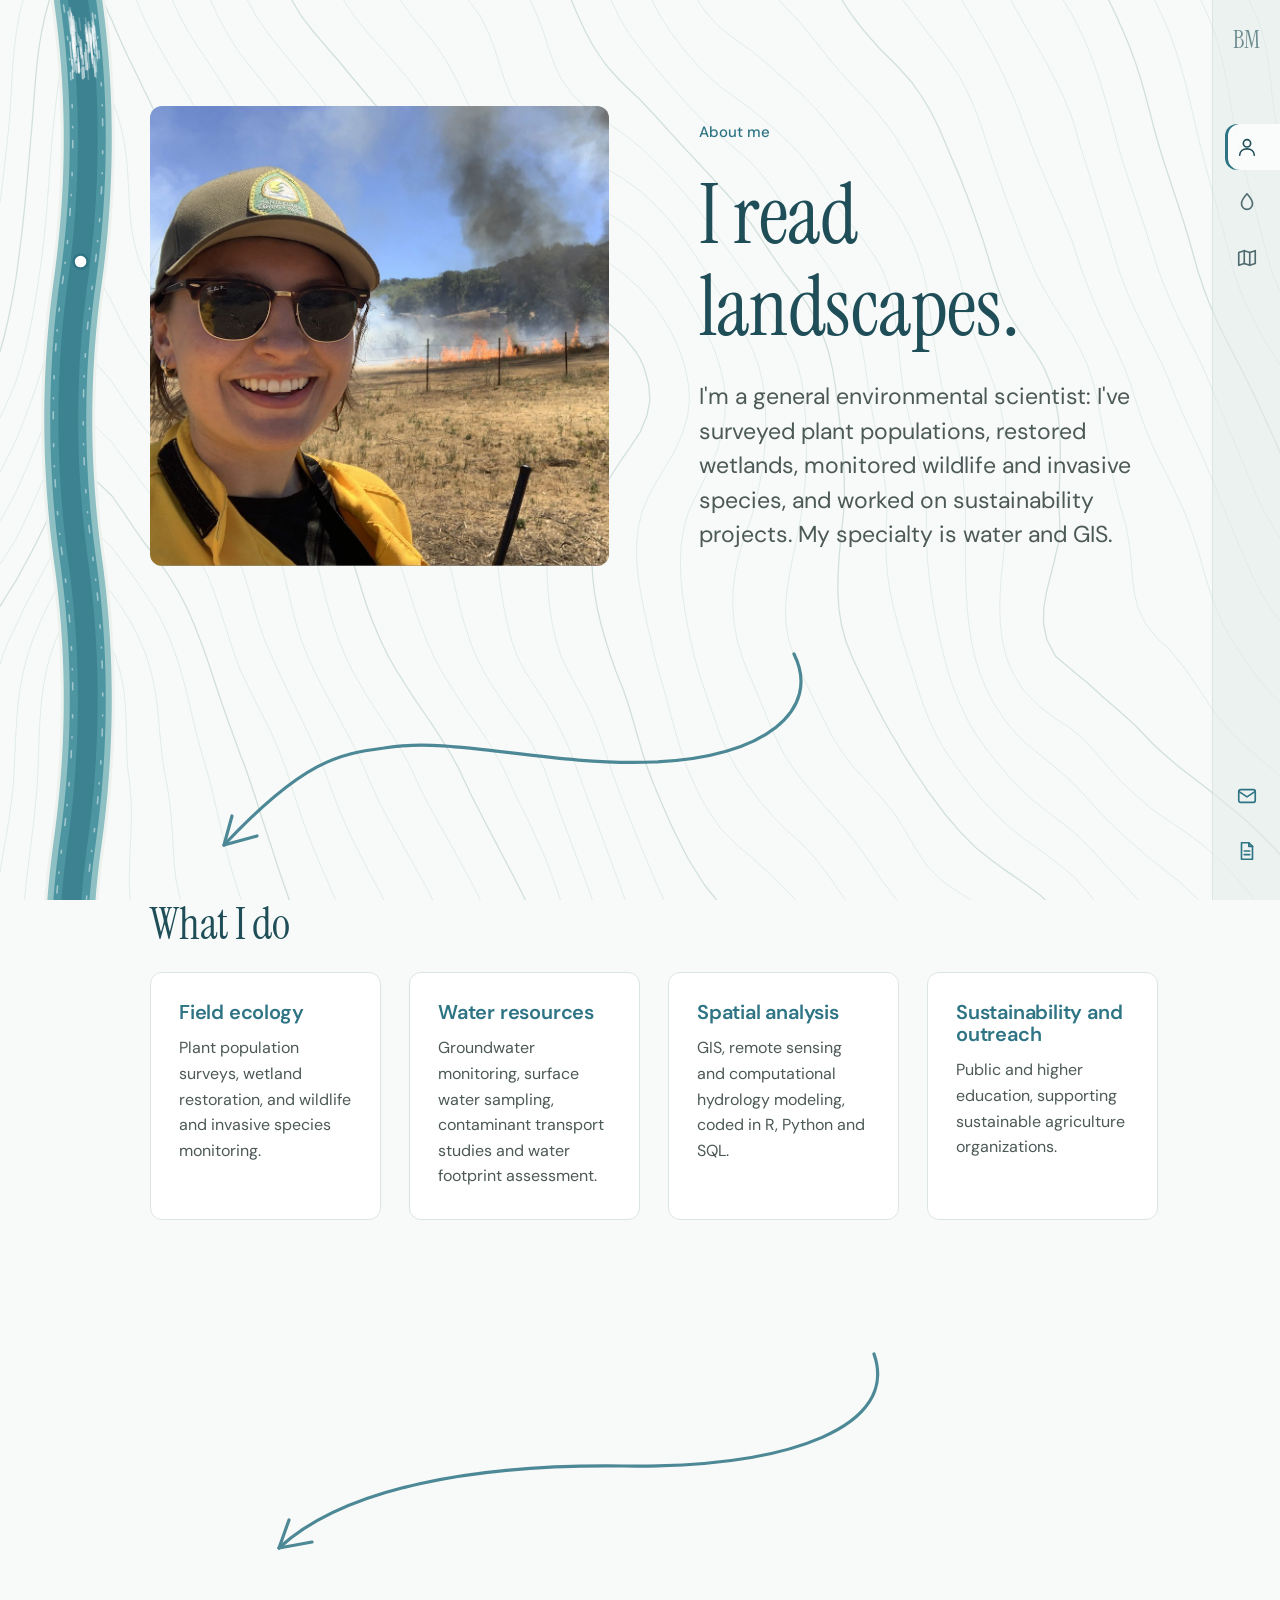
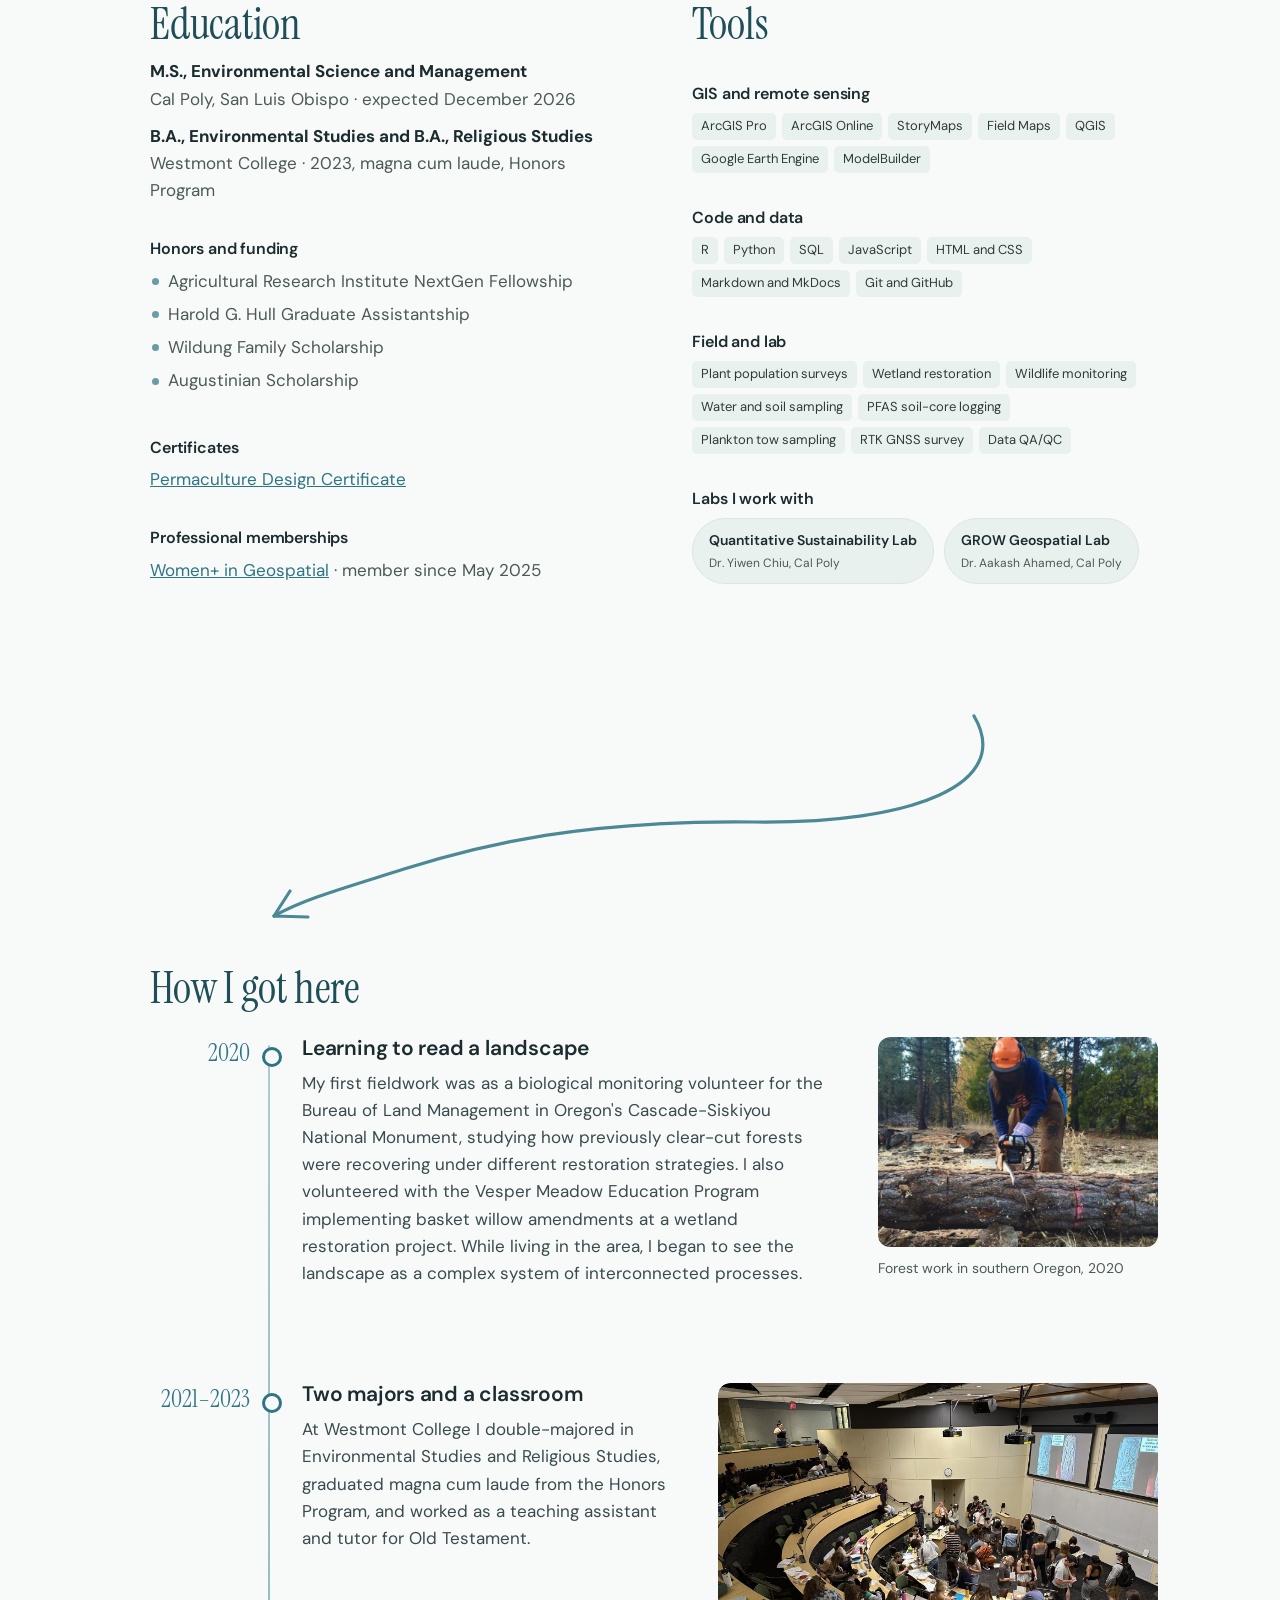
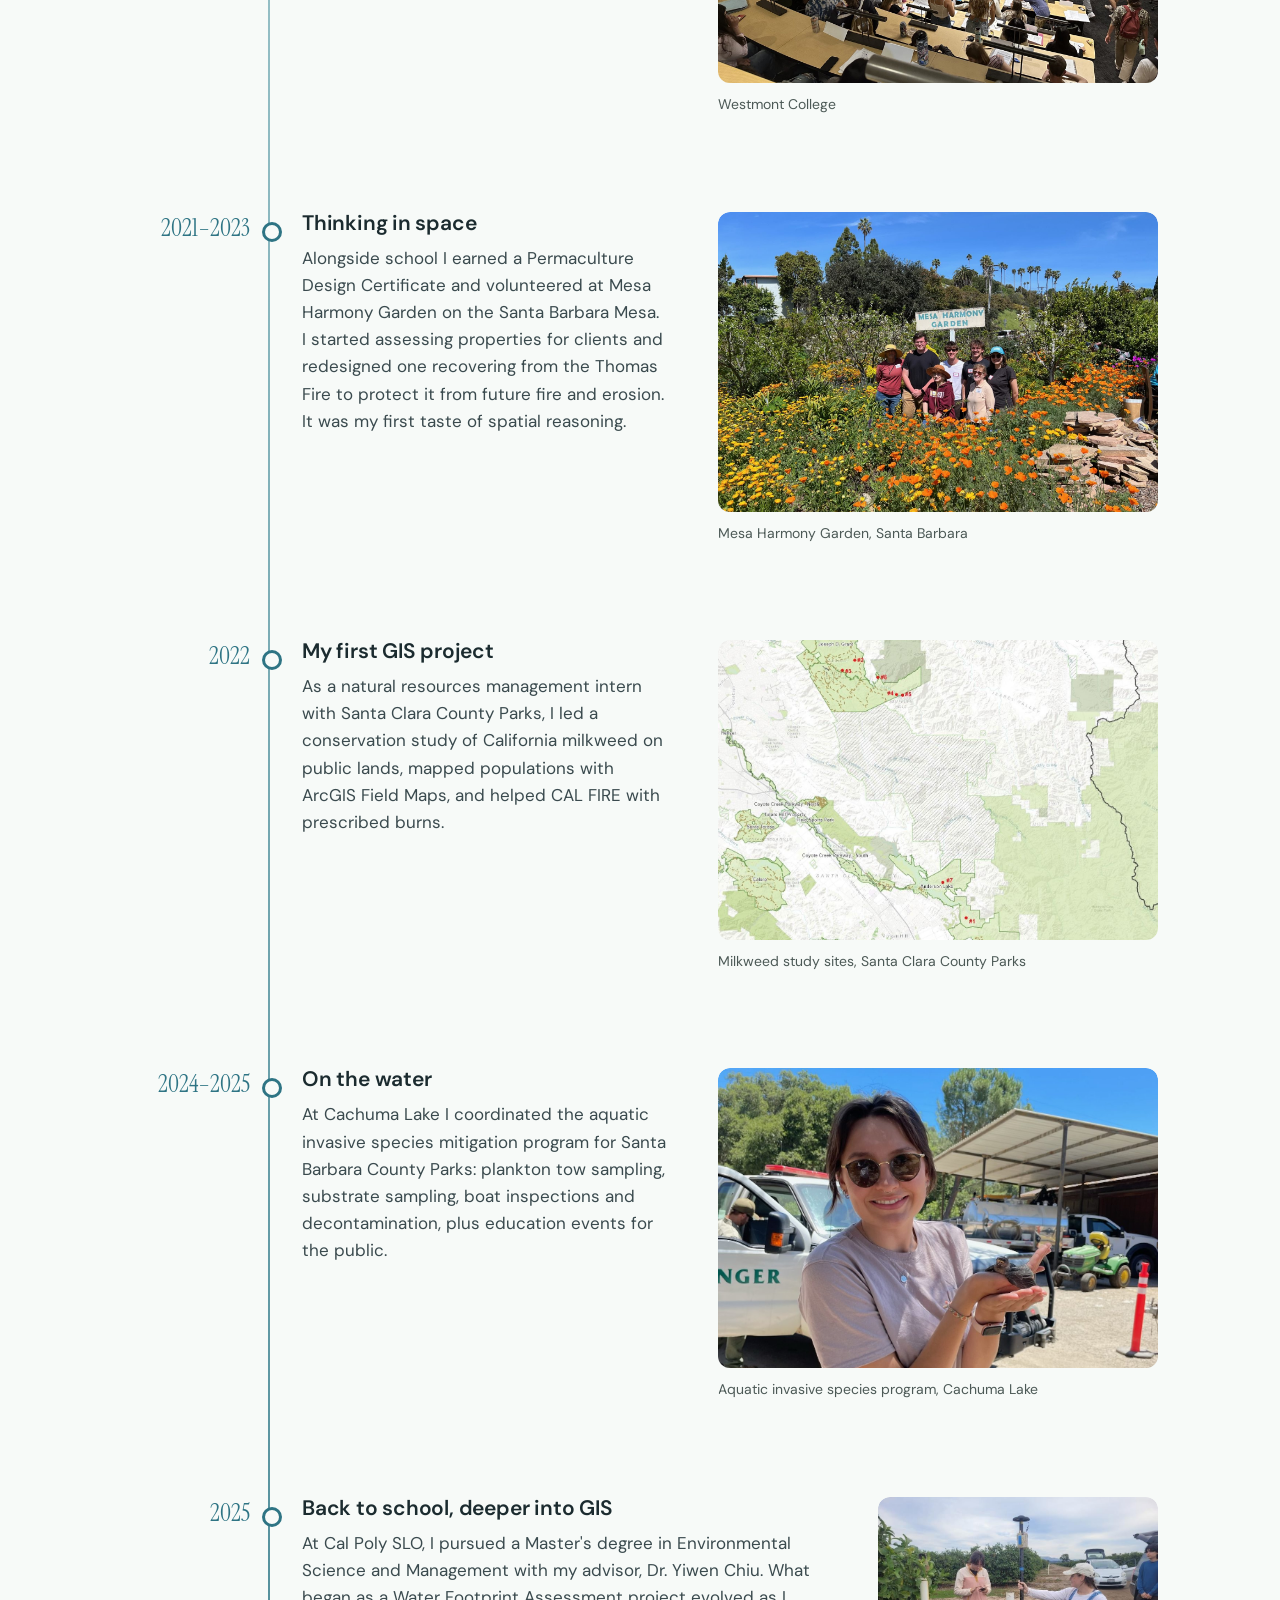
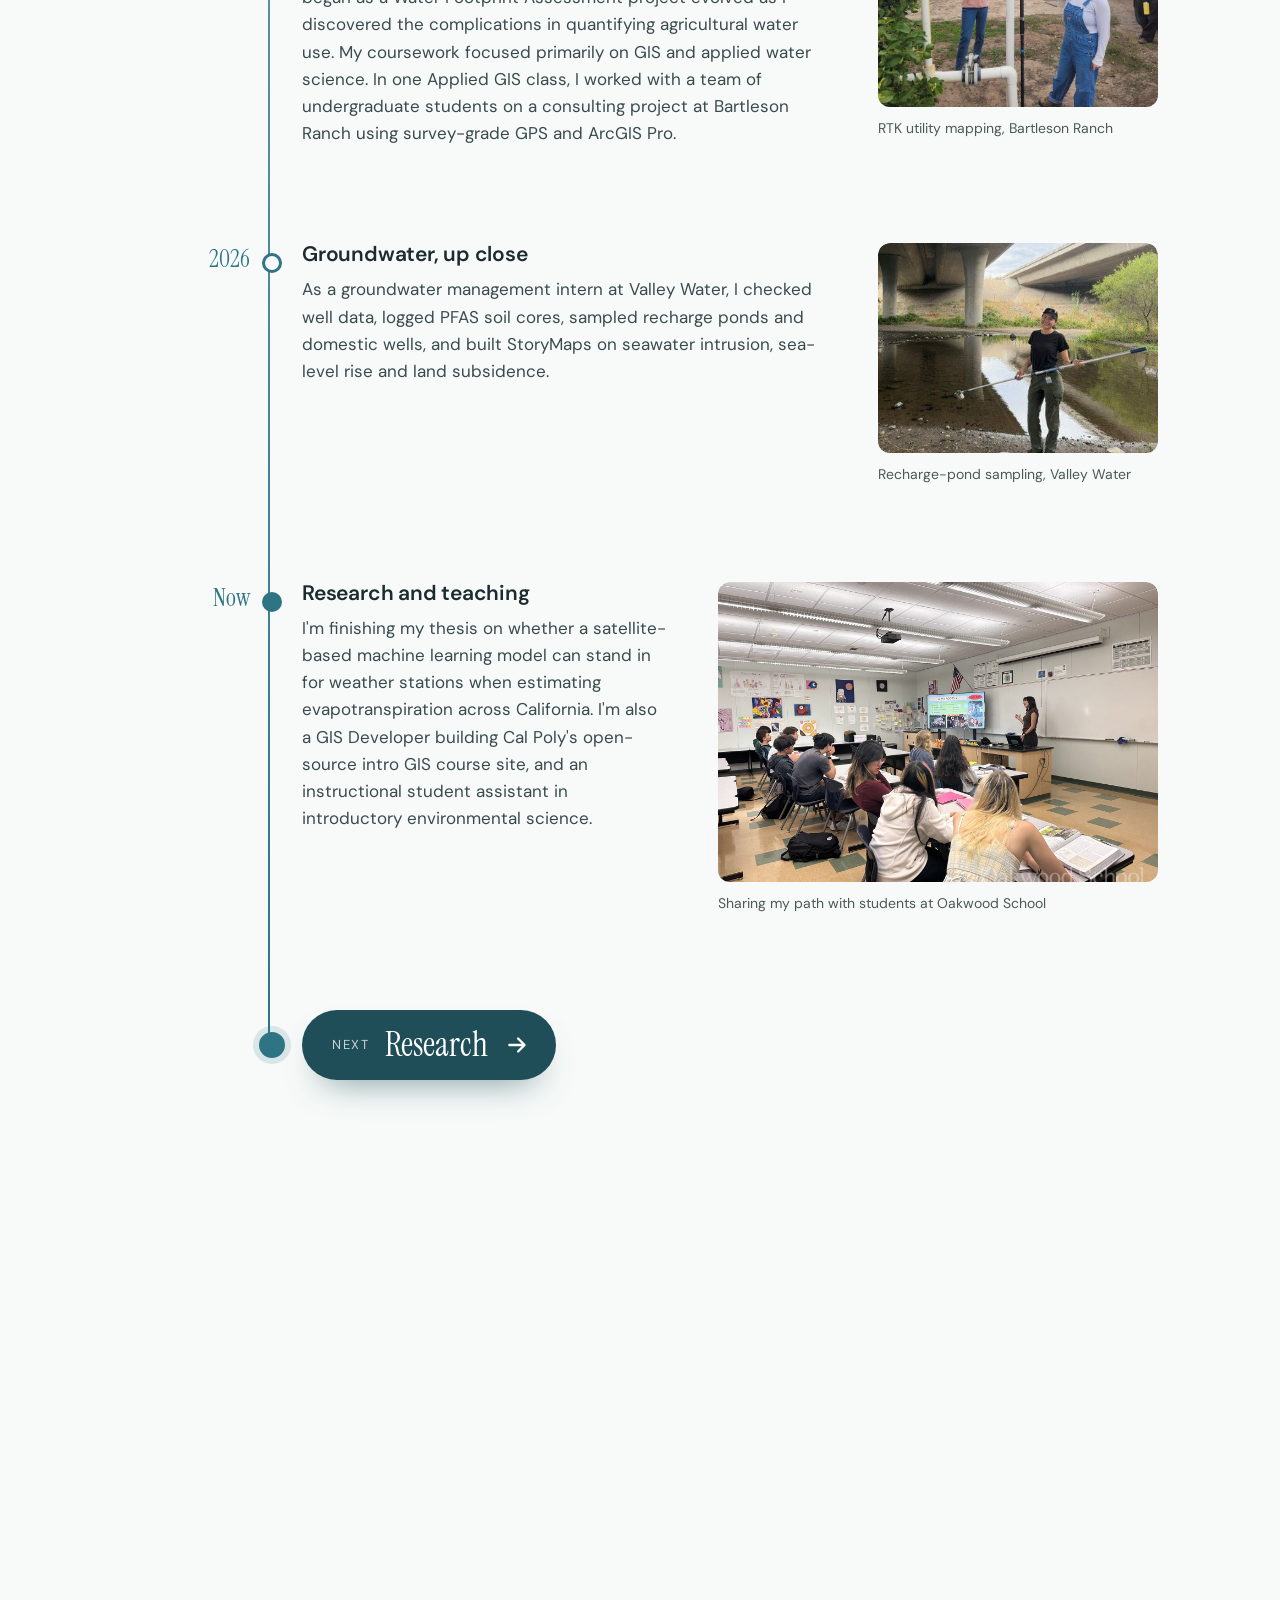
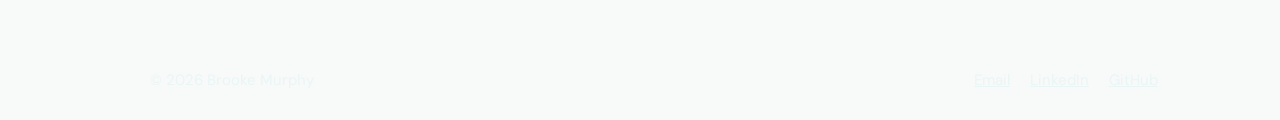
<file: about.html>
<!doctype html>
<html lang="en">
<head>
  <script>(function(){var o=["index.html","about.html","research.html","portfolio.html"],h=location.pathname.split("/").pop()||"index.html";addEventListener("pagereveal",function(e){try{var f=sessionStorage.getItem("lastPage");sessionStorage.setItem("lastPage",h);if(!e.viewTransition)return;if(matchMedia("(prefers-reduced-motion: reduce)").matches){e.viewTransition.skipTransition();return}document.documentElement.setAttribute("data-swipe",o.indexOf(h)<o.indexOf(f)?"back":"fwd");e.viewTransition.finished.finally(function(){document.documentElement.removeAttribute("data-swipe")})}catch(x){}})})()</script>
  <meta charset="utf-8">
  <meta name="viewport" content="width=device-width, initial-scale=1">
  <title>About | Brooke Murphy</title>
  <meta name="description" content="Background, skills and education of Brooke Murphy, environmental scientist.">
  <link rel="preconnect" href="https://fonts.googleapis.com">
  <link rel="preconnect" href="https://fonts.gstatic.com" crossorigin>
  <link rel="stylesheet" href="https://fonts.googleapis.com/css2?family=Instrument+Serif:ital@0;1&family=DM+Sans:wght@400;500;600&display=swap">
  <link rel="stylesheet" href="css/style.css?v=41">
</head>
<body>
  <a class="skip" href="#main">Skip to content</a>
  <header class="site-header">
    <div class="wrap">
      <a class="brand" href="index.html" aria-label="Brooke Murphy, home"><span class="brand-mini" aria-hidden="true">BM</span><span class="brand-full">Brooke Murphy</span></a>
      <nav class="nav" aria-label="Main">
        <a href="about.html" aria-current="page"><span class="nav-ic"><svg viewBox="0 0 24 24" aria-hidden="true"><circle cx="12" cy="8" r="4"/><path d="M4 21c0-4.4 3.6-7 8-7s8 2.6 8 7"/></svg></span><span class="nav-label">About me</span></a>
        <a href="research.html"><span class="nav-ic"><svg viewBox="0 0 24 24" aria-hidden="true"><path d="M12 3s6 6.6 6 11a6 6 0 0 1-12 0c0-4.4 6-11 6-11z"/></svg></span><span class="nav-label">Research</span></a>
        <a href="portfolio.html"><span class="nav-ic"><svg viewBox="0 0 24 24" aria-hidden="true"><path d="M3 6l6-2 6 2 6-2v14l-6 2-6-2-6 2z"/><path d="M9 4v14M15 6v14"/></svg></span><span class="nav-label">GIS portfolio</span></a>
        <a class="nav-contact" href="index.html#contact"><span class="nav-ic"><svg viewBox="0 0 24 24" aria-hidden="true"><rect x="3" y="5" width="18" height="14" rx="2"/><path d="M3 7l9 6 9-6"/></svg></span><span class="nav-label">Contact</span></a>
        <a class="nav-cv" href="files/Brooke_Murphy_CV.pdf"><span class="nav-ic"><svg viewBox="0 0 24 24" aria-hidden="true"><path d="M6 3h8l4 4v14H6z"/><path d="M14 3v4h4M9 12h6M9 16h6"/></svg></span><span class="nav-label">Download CV</span></a>
      </nav>
    </div>
  </header>

  <main id="main" class="wrap">
    <section class="about-intro">
      <div class="photo"><img src="images/scc-burn.jpg" alt="Brooke smiling in wildland fire gear at a prescribed burn in Santa Clara County Parks"></div>
      <div class="bio">
        <span class="eyebrow">About me</span>
        <h1>I read landscapes.</h1>
        <p class="lede">I'm a general environmental scientist: I've surveyed plant populations, restored wetlands, monitored wildlife and invasive species, and worked on sustainability projects. My specialty is water and GIS.</p>
      </div>
    </section>
    <a class="about-swoop" href="#do" aria-label="Scroll to What I do">
      <svg viewBox="0 0 1000 230" preserveAspectRatio="xMidYMid meet" aria-hidden="true"><path class="swoop-line" pathLength="1" d="M640 14 C 668 70, 610 118, 500 122 C 390 126, 300 96, 230 108 C 185 114, 150 120, 70 205"/><path class="swoop-head" pathLength="1" d="M103 196 L70 205 M70 205 L78 176"/></svg>
    </a>

    <section class="section reveal" id="do" aria-labelledby="do-h">
      <div class="section-head"><h2 id="do-h">What I do</h2></div>
      <div class="pillars">
        <div class="pillar"><h3>Field ecology</h3><p>Plant population surveys, wetland restoration, and wildlife and invasive species monitoring.</p></div>
        <div class="pillar"><h3>Water resources</h3><p>Groundwater monitoring, surface water sampling, contaminant transport studies and water footprint assessment.</p></div>
        <div class="pillar"><h3>Spatial analysis</h3><p>GIS, remote sensing and computational hydrology modeling, coded in R, Python and SQL.</p></div>
        <div class="pillar"><h3>Sustainability and outreach</h3><p>Public and higher education, supporting sustainable agriculture organizations.</p></div>
      </div>
    </section>

    <a class="about-swoop swoop-b" href="#education" aria-label="Scroll to Education and tools">
      <svg viewBox="0 0 1000 230" preserveAspectRatio="xMidYMid meet" aria-hidden="true"><path class="swoop-line" pathLength="1" d="M720 14 C 745 85, 640 128, 470 126 C 320 124, 190 148, 125 208"/><path class="swoop-head" pathLength="1" d="M158 202 L125 208 M125 208 L135 180"/></svg>
    </a>
    <section class="section reveal two-col" id="education" aria-label="Education and tools">
      <div class="skill-group">
        <h2>Education</h2>
        <p><strong>M.S., Environmental Science and Management</strong><br><span class="muted">Cal Poly, San Luis Obispo · expected December 2026</span></p>
        <p><strong>B.A., Environmental Studies and B.A., Religious Studies</strong><br><span class="muted">Westmont College · 2023, magna cum laude, Honors Program</span></p>
        <h3>Honors and funding</h3>
        <ul class="honors">
          <li>Agricultural Research Institute NextGen Fellowship</li>
          <li>Harold G. Hull Graduate Assistantship</li>
          <li>Wildung Family Scholarship</li>
          <li>Augustinian Scholarship</li>
        </ul>
        <h3>Certificates</h3>
        <p class="muted"><a href="#permaculture">Permaculture Design Certificate</a></p>
        <h3>Professional memberships</h3>
        <p class="muted"><a href="https://womeningeospatial.org/" target="_blank" rel="noopener">Women+ in Geospatial</a> · member since May 2025</p>
      </div>
      <div class="skill-group">
        <h2>Tools</h2>
        <h3>GIS and remote sensing</h3>
        <ul class="tags"><li>ArcGIS Pro</li><li>ArcGIS Online</li><li>StoryMaps</li><li>Field Maps</li><li>QGIS</li><li>Google Earth Engine</li><li>ModelBuilder</li></ul>
        <h3>Code and data</h3>
        <ul class="tags"><li>R</li><li>Python</li><li>SQL</li><li>JavaScript</li><li>HTML and CSS</li><li>Markdown and MkDocs</li><li>Git and GitHub</li></ul>
        <h3>Field and lab</h3>
        <ul class="tags"><li>Plant population surveys</li><li>Wetland restoration</li><li>Wildlife monitoring</li><li>Water and soil sampling</li><li>PFAS soil-core logging</li><li>Plankton tow sampling</li><li>RTK GNSS survey</li><li>Data QA/QC</li></ul>
        <h3>Labs I work with</h3>
        <ul class="lab-links">
          <li><a href="https://quantsus.calpoly.edu/about-us" target="_blank" rel="noopener">Quantitative Sustainability Lab<span>Dr. Yiwen Chiu, Cal Poly</span></a></li>
          <li><a href="https://kashingtondc.github.io/" target="_blank" rel="noopener">GROW Geospatial Lab<span>Dr. Aakash Ahamed, Cal Poly</span></a></li>
        </ul>
      </div>
    </section>

    <a class="about-swoop swoop-c" href="#story" aria-label="Scroll to How I got here">
      <svg viewBox="0 0 1000 230" preserveAspectRatio="xMidYMid meet" aria-hidden="true"><path class="swoop-line" pathLength="1" d="M820 12 C 860 80, 760 120, 600 118 C 430 116, 330 140, 250 165 C 190 184, 150 195, 120 212"/><path class="swoop-head" pathLength="1" d="M154 213 L120 212 M120 212 L136 187"/></svg>
    </a>
    <section class="section reveal" id="story" aria-labelledby="story-h">
      <div class="section-head"><h2 id="story-h">How I got here</h2></div>
      <ol class="story">
        <li id="story-oregon" class="chapter has-photo small-photo">
          <div class="chapter-when">2020</div>
          <div class="chapter-body">
            <h3>Learning to read a landscape</h3>
            <p>My first fieldwork was as a biological monitoring volunteer for the Bureau of Land Management in Oregon's Cascade-Siskiyou National Monument, studying how previously clear-cut forests were recovering under different restoration strategies. I also volunteered with the Vesper Meadow Education Program implementing basket willow amendments at a wetland restoration project. While living in the area, I began to see the landscape as a complex system of interconnected processes.</p>
          </div>
          <figure class="chapter-photo"><img data-zoom src="images/blm-oregon.jpg" alt="Brooke in a hard hat bucking a fallen log with a chainsaw in an Oregon pine forest"><figcaption>Forest work in southern Oregon, 2020</figcaption></figure>
        </li>
        <li id="story-westmont" class="chapter has-photo">
          <div class="chapter-when">2021–2023</div>
          <div class="chapter-body">
            <h3>Two majors and a classroom</h3>
            <p>At Westmont College I double-majored in Environmental Studies and Religious Studies, graduated magna cum laude from the Honors Program, and worked as a teaching assistant and tutor for Old Testament.</p>
          </div>
          <figure class="chapter-photo"><img data-zoom src="images/westmont.jpg" alt="A Westmont College lecture hall full of students working in small groups"><figcaption>Westmont College</figcaption></figure>
        </li>
        <li id="permaculture" class="chapter has-photo">
          <div class="chapter-when">2021–2023</div>
          <div class="chapter-body">
            <h3>Thinking in space</h3>
            <p>Alongside school I earned a Permaculture Design Certificate and volunteered at Mesa Harmony Garden on the Santa Barbara Mesa. I started assessing properties for clients and redesigned one recovering from the Thomas Fire to protect it from future fire and erosion. It was my first taste of spatial reasoning.</p>
          </div>
          <figure class="chapter-photo"><img data-zoom src="images/mesa-harmony.jpg" alt="Brooke and fellow volunteers at Mesa Harmony Garden among orange and yellow wildflowers"><figcaption>Mesa Harmony Garden, Santa Barbara</figcaption></figure>
        </li>
        <li id="story-sccparks" class="chapter has-photo">
          <div class="chapter-when">2022</div>
          <div class="chapter-body">
            <h3>My first GIS project</h3>
            <p>As a natural resources management intern with Santa Clara County Parks, I led a conservation study of California milkweed on public lands, mapped populations with ArcGIS Field Maps, and helped CAL FIRE with prescribed burns.</p>
          </div>
          <figure class="chapter-photo"><img data-zoom src="images/milkweed-sites.jpg" alt="Map of California milkweed study sites in Santa Clara County Parks"><figcaption>Milkweed study sites, Santa Clara County Parks</figcaption></figure>
        </li>
        <li id="story-cachuma" class="chapter has-photo">
          <div class="chapter-when">2024–2025</div>
          <div class="chapter-body">
            <h3>On the water</h3>
            <p>At Cachuma Lake I coordinated the aquatic invasive species mitigation program for Santa Barbara County Parks: plankton tow sampling, substrate sampling, boat inspections and decontamination, plus education events for the public.</p>
          </div>
          <figure class="chapter-photo"><img data-zoom src="images/cachuma.jpg" alt="Brooke in a park ranger uniform holding a water sample at Cachuma Lake" style="object-position: center 30%"><figcaption>Aquatic invasive species program, Cachuma Lake</figcaption></figure>
        </li>
        <li id="story-calpoly" class="chapter has-photo small-photo">
          <div class="chapter-when">2025</div>
          <div class="chapter-body">
            <h3>Back to school, deeper into GIS</h3>
            <p>At Cal Poly SLO, I pursued a Master's degree in Environmental Science and Management with my advisor, Dr. Yiwen Chiu. What began as a Water Footprint Assessment project evolved as I discovered the complications in quantifying agricultural water use. My coursework focused primarily on GIS and applied water science. In one Applied GIS class, I worked with a team of undergraduate students on a consulting project at Bartleson Ranch using survey-grade GPS and ArcGIS Pro.</p>
          </div>
          <figure class="chapter-photo"><img data-zoom src="images/bartleson.jpg" alt="Mapping water utilities with an RTK GNSS receiver at Bartleson Ranch"><figcaption>RTK utility mapping, Bartleson Ranch</figcaption></figure>
        </li>
        <li id="story-valleywater" class="chapter has-photo small-photo">
          <div class="chapter-when">2026</div>
          <div class="chapter-body">
            <h3>Groundwater, up close</h3>
            <p>As a groundwater management intern at Valley Water, I checked well data, logged PFAS soil cores, sampled recharge ponds and domestic wells, and built StoryMaps on seawater intrusion, sea-level rise and land subsidence.</p>
          </div>
          <figure class="chapter-photo"><img data-zoom src="images/recharge-pond.jpg" alt="Brooke collecting a surface water sample at a recharge pond"><figcaption>Recharge-pond sampling, Valley Water</figcaption></figure>
        </li>
        <li id="story-now" class="chapter now has-photo">
          <div class="chapter-when">Now</div>
          <div class="chapter-body">
            <h3>Research and teaching</h3>
            <p>I'm finishing my thesis on whether a satellite-based machine learning model can stand in for weather stations when estimating evapotranspiration across California. I'm also a GIS Developer building Cal Poly's open-source intro GIS course site, and an instructional student assistant in introductory environmental science.</p>
          </div>
          <figure class="chapter-photo oakwood-photo"><img data-zoom src="images/oakwood.jpg" alt="Brooke presenting her path into environmental science to a high school class at Oakwood School" onerror="this.closest('li').classList.remove('has-photo');this.parentNode.remove()"><figcaption>Sharing my path with students at Oakwood School</figcaption></figure>
        </li>
        <li class="chapter chapter-end">
          <div class="chapter-when"></div>
          <div class="chapter-body"><div class="keep-actions"><a class="next-btn" href="research.html"><span class="next-kicker">Next</span><span class="next-title">Research</span><svg viewBox="0 0 24 24" aria-hidden="true"><path d="M5 12h13M13 6l6 6-6 6"/></svg></a></div></div>
        </li>
      </ol>
    </section>

  </main>

  <div class="pond-space" aria-hidden="true"></div>
  <footer class="site-footer">
    <div class="wrap">
      <span>© 2026 Brooke Murphy</span>
      <nav aria-label="Contact">
        <a href="mailto:brooke.murphy0207@gmail.com">Email</a>
        <a href="https://www.linkedin.com/in/brooke-murphy0207/" target="_blank" rel="noopener">LinkedIn</a>
        <a href="https://github.com/Bam0207" target="_blank" rel="noopener">GitHub</a>
      </nav>
    </div>
  </footer>
  <script src="js/site.js?v=41" defer></script>
</body>
</html>
</file>
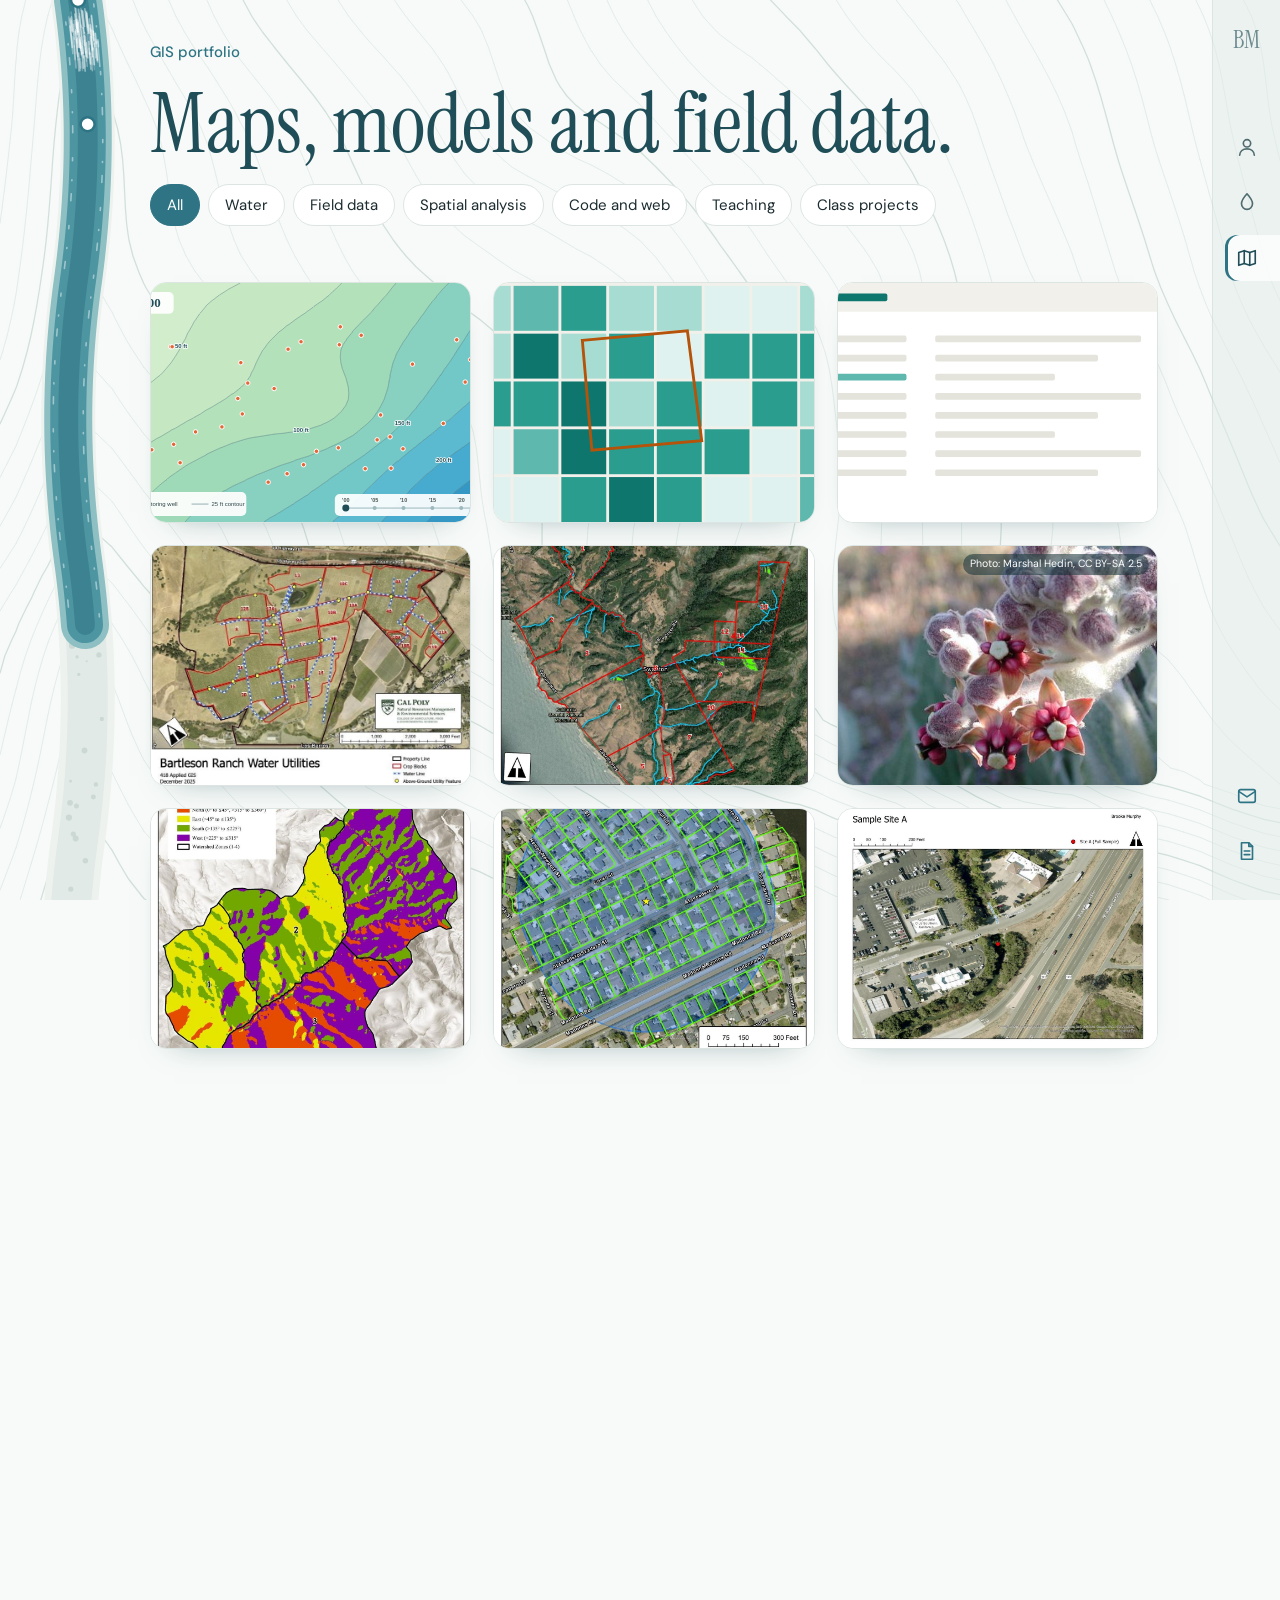
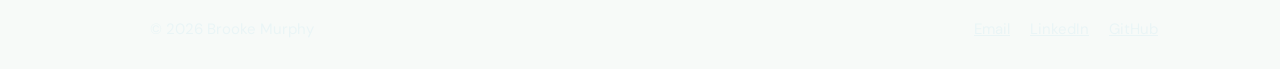
<file: portfolio.html>
<!doctype html>
<html lang="en">
<head>
  <script>(function(){var o=["index.html","about.html","research.html","portfolio.html"],h=location.pathname.split("/").pop()||"index.html";addEventListener("pagereveal",function(e){try{var f=sessionStorage.getItem("lastPage");sessionStorage.setItem("lastPage",h);if(!e.viewTransition)return;if(matchMedia("(prefers-reduced-motion: reduce)").matches){e.viewTransition.skipTransition();return}document.documentElement.setAttribute("data-swipe",o.indexOf(h)<o.indexOf(f)?"back":"fwd");e.viewTransition.finished.finally(function(){document.documentElement.removeAttribute("data-swipe")})}catch(x){}})})()</script>
  <meta charset="utf-8">
  <meta name="viewport" content="width=device-width, initial-scale=1">
  <title>GIS portfolio | Brooke Murphy</title>
  <meta name="description" content="GIS projects by Brooke Murphy: groundwater contours, reservoir and utility mapping, crop water demand, conservation mapping and GIS teaching.">
  <link rel="preconnect" href="https://fonts.googleapis.com">
  <link rel="preconnect" href="https://fonts.gstatic.com" crossorigin>
  <link rel="stylesheet" href="https://fonts.googleapis.com/css2?family=Instrument+Serif:ital@0;1&family=DM+Sans:wght@400;500;600&display=swap">
  <link rel="stylesheet" href="css/style.css?v=41">
</head>
<body>
  <a class="skip" href="#main">Skip to content</a>
  <header class="site-header">
    <div class="wrap">
      <a class="brand" href="index.html" aria-label="Brooke Murphy, home"><span class="brand-mini" aria-hidden="true">BM</span><span class="brand-full">Brooke Murphy</span></a>
      <nav class="nav" aria-label="Main">
        <a href="about.html"><span class="nav-ic"><svg viewBox="0 0 24 24" aria-hidden="true"><circle cx="12" cy="8" r="4"/><path d="M4 21c0-4.4 3.6-7 8-7s8 2.6 8 7"/></svg></span><span class="nav-label">About me</span></a>
        <a href="research.html"><span class="nav-ic"><svg viewBox="0 0 24 24" aria-hidden="true"><path d="M12 3s6 6.6 6 11a6 6 0 0 1-12 0c0-4.4 6-11 6-11z"/></svg></span><span class="nav-label">Research</span></a>
        <a href="portfolio.html" aria-current="page"><span class="nav-ic"><svg viewBox="0 0 24 24" aria-hidden="true"><path d="M3 6l6-2 6 2 6-2v14l-6 2-6-2-6 2z"/><path d="M9 4v14M15 6v14"/></svg></span><span class="nav-label">GIS portfolio</span></a>
        <a class="nav-contact" href="index.html#contact"><span class="nav-ic"><svg viewBox="0 0 24 24" aria-hidden="true"><rect x="3" y="5" width="18" height="14" rx="2"/><path d="M3 7l9 6 9-6"/></svg></span><span class="nav-label">Contact</span></a>
        <a class="nav-cv" href="files/Brooke_Murphy_CV.pdf"><span class="nav-ic"><svg viewBox="0 0 24 24" aria-hidden="true"><path d="M6 3h8l4 4v14H6z"/><path d="M14 3v4h4M9 12h6M9 16h6"/></svg></span><span class="nav-label">Download CV</span></a>
      </nav>
    </div>
  </header>

  <main id="main" class="wrap">
    <section class="page-head">
      <span class="eyebrow">GIS portfolio</span>
      <h1>Maps, models and field data.</h1>
      <div class="filters" role="group" aria-label="Filter projects">
        <button type="button" data-filter="all" aria-pressed="true">All</button>
        <button type="button" data-filter="water" aria-pressed="false">Water</button>
        <button type="button" data-filter="field" aria-pressed="false">Field data</button>
        <button type="button" data-filter="analysis" aria-pressed="false">Spatial analysis</button>
        <button type="button" data-filter="code" aria-pressed="false">Code and web</button>
        <button type="button" data-filter="teaching" aria-pressed="false">Teaching</button>
        <button type="button" data-filter="coursework" aria-pressed="false">Class projects</button>
        <span class="filter-status" aria-live="polite"></span>
      </div>
    </section>










    <article class="project" id="groundwater-contours" data-short="Groundwater elevation contours" data-tile="images/groundwater-contours.svg" data-tile-pos="center" data-topics="water code analysis">
      <figure class="gw-fig"><div class="photo contain"><img data-zoom src="images/groundwater-contours.svg" alt="Animated illustration of groundwater elevation contours drawn from monitoring wells, stepping through 2000, 2005, 2010, 2015, 2020 and 2025"></div><figcaption>How the workflow works: well measurements become a contour surface for every five years. Simplified illustration.</figcaption></figure>
      <div class="project-text">
        <h2>Groundwater elevation contours</h2>
        <p class="project-meta">Valley Water · 2026</p>
        <p class="project-lede">How have groundwater levels across Santa Clara County shifted over 25 years of drought and recovery?</p>
        <p>During my Valley Water internship I built a repeatable workflow to answer that. I cleaned 25 years of monitoring-well records, interpolated groundwater elevations in R with thin plate splines, and generated a contour surface for every five years. I published the surfaces as a time-enabled web map in ArcGIS Online and wrapped them in a StoryMap so staff can step through the years.</p>
        <p class="project-result"><strong>Result:</strong> I pitched it to my team as a template that can be rerun as new well readings come in.</p>

        <ul class="tags"><li>R</li><li>Thin plate spline</li><li>ArcGIS Online</li><li>StoryMaps</li></ul>
        <div class="links"><a class="btn" href="https://storymaps.arcgis.com/stories/bd639b0eff294aa6a6737c07f4b4def7" target="_blank" rel="noopener">View StoryMap</a></div>
      </div>
    </article>
    <article class="project" id="irrigation-calculator" data-short="Irrigation calculator" data-tile="images/cover-calculator.svg" data-tile-pos="center" data-topics="water code">
      <div class="photo"><img src="images/cover-calculator.svg" alt=""></div>
      <div class="project-text">
        <h2>California Irrigation Calculator</h2>
        <p class="project-meta">With <a href="https://nicolasljulia.github.io/" target="_blank" rel="noopener">Nico Julia</a> · Cal Poly · 2026</p>
        <p class="project-lede">How much water does a field actually need, and how much of it has to come from irrigation?</p>
        <p>With Nico Julia, I built a web calculator as part of the Salinas Valley Water Footprint study. You draw your field, choose a crop and month, and the tool estimates crop water demand from CIMIS reference evapotranspiration and FAO-56 crop coefficients. It then splits that demand into blue water (irrigation) and green water (rainfall) and compares climate scenarios.</p>
        <p class="project-result"><strong>Result:</strong> The same ETo × crop coefficient math behind my thesis, turned into a tool anyone can use in a minute.</p>

        <ul class="tags"><li>Web mapping</li><li>CIMIS</li><li>FAO-56</li><li>StoryMaps</li></ul>
        <div class="links"><a class="btn" href="https://californiairrigation.netlify.app/" target="_blank" rel="noopener">Open the calculator</a><a class="btn" href="https://storymaps.arcgis.com/stories/2d382a62be0e4b5da71715e44c8a89bd" target="_blank" rel="noopener">View StoryMap</a></div>
      </div>
    </article>
    <article class="project" id="course-site" data-short="Intro GIS course site" data-tile="images/cover-course.svg" data-tile-pos="center" data-topics="teaching code">
      <div class="photo"><img src="images/cover-course.svg" alt=""></div>
      <div class="project-text">
        <h2>Intro GIS course site</h2>
        <p class="project-meta">Cal Poly · 2026 – present</p>
        <p class="project-lede">Learning GIS shouldn’t depend on which software license a student has.</p>
        <p>As a GIS Developer at Cal Poly, I’m revising and expanding the open-source curriculum site for the introductory GIS course. Every lesson is written for both QGIS and ArcGIS Pro, and the site is built with MkDocs and published on GitHub Pages, so it is free, version-controlled and easy for other instructors to reuse.</p>
        <p class="project-result"><strong>Result:</strong> A complete intro GIS course that students can follow at their own pace in either program.</p>

        <ul class="tags"><li>MkDocs</li><li>GitHub Pages</li><li>QGIS</li><li>ArcGIS Pro</li></ul>
        <div class="links"><a class="btn" href="https://kashingtondc.github.io/CPGIS/" target="_blank" rel="noopener">Visit the course site</a></div>
      </div>
    </article>
    <article class="project" id="bartleson-ranch" data-short="Bartleson Ranch water utilities" data-tile="images/bartleson-utilities.jpg" data-tile-pos="center 40%" data-topics="water field analysis">
      <figure class="compare">
        <div class="toggle" role="group" aria-label="Compare maps">
          <button type="button" aria-pressed="false" data-src="images/bartleson-historic-map.jpg" data-alt="Original hand-drawn utility map of Bartleson Ranch, about 30 years old" data-caption="Before: the original paper utility map">Before</button>
          <button type="button" aria-pressed="true" data-src="images/bartleson-utilities.jpg" data-alt="Map of Bartleson Ranch crop blocks, water lines and above-ground utility features" data-caption="After: the updated water utility map">After</button>
        </div>
        <div class="photo contain" style="height: 380px; border: 1px solid var(--line)"><img data-zoom src="images/bartleson-utilities.jpg" alt="Map of Bartleson Ranch crop blocks, water lines and above-ground utility features"></div>
        <figcaption>After: the updated water utility map</figcaption>
      </figure>
      <div class="project-text">
        <h2>Bartleson Ranch reservoirs and water utilities</h2>
        <p class="project-meta">Cal Poly Applied GIS, client project · 2025</p>
        <p class="project-lede">The ranch’s only utility map was a 30-year-old paper drawing, and no one knew how much water its two reservoirs held.</p>
        <p>For this Applied GIS client project, our team surveyed reservoir depths and utility valves with an RTK GNSS receiver. I georeferenced the old paper map to modern imagery so it could be checked against the survey points, built depth-zone surfaces for each reservoir to calculate storage capacity, and made all of the final maps.</p>
        <p class="project-result"><strong>Result:</strong> The ranch now has a GPS-accurate utility map and storage estimates it can use for water planning.</p>

        <ul class="tags"><li>ArcGIS Pro</li><li>Field Maps</li><li>RTK GNSS</li><li>Georeferencing</li><li>Raster analysis</li></ul>
      </div>
      <div class="strip" style="grid-column: 1 / -1">
        <figure><div class="photo contain"><img data-zoom src="images/bartleson-small-reservoir.jpg" alt="Depth zones of the small reservoir at Bartleson Ranch"></div><figcaption>Small reservoir depth zones</figcaption></figure>
        <figure><div class="photo contain"><img data-zoom src="images/bartleson-large-reservoir.jpg" alt="Depth zones of the large reservoir at Bartleson Ranch"></div><figcaption>Large reservoir depth zones</figcaption></figure>
        <figure><div class="photo"><img data-zoom src="images/bartleson.jpg" alt="Field crew mapping a valve with an RTK GNSS receiver"></div><figcaption>In the field</figcaption></figure>
      </div>
    </article>
    <article class="project" id="species-x" data-short="Habitat suitability modeling" data-tile="images/nr418/species-x.jpg" data-tile-pos="center 30%" data-topics="coursework analysis field">
      <div class="photo contain tall"><img data-zoom src="images/nr418/species-x.jpg" alt="Map of Swanton Pacific Ranch showing parcel boundaries, streams and small patches of suitable Species X habitat, with a table of habitat acres by parcel"></div>
      <div class="project-text">
        <h2>Habitat suitability at Swanton Pacific Ranch</h2>
        <p class="project-meta">In-class project · Cal Poly</p>
        <p class="project-lede">Where on Cal Poly’s Swanton Pacific Ranch could a sensitive species find suitable habitat?</p>
        <p>I translated four habitat rules into map layers: northeast-facing slopes, elevations up to 1,600 feet and forest land cover, minus a 50-foot protective buffer around every stream. Overlaying them in ArcGIS Pro isolated the land that met every rule at once.</p>
        <p class="project-result"><strong>Result:</strong> About 3 acres qualified, which I reported parcel by parcel so the landowner knows exactly where to focus protection.</p>

        <ul class="tags"><li>Aspect</li><li>Extract by Attributes</li><li>Raster to polygon</li><li>Intersect, Erase and Clip</li><li>Arcade</li></ul>
      </div>
    </article>
    <article class="project" id="milkweed" data-short="Milkweed conservation" data-tile="images/milkweed-cover.jpg" data-tile-fallback="images/milkweed-site1.jpg" data-tile-pos="center" data-tile-credit="Photo: Marshal Hedin, CC BY-SA 2.5" data-topics="field analysis">
      <div class="photo contain"><img data-zoom src="images/milkweed-sites.jpg" alt="Map of the seven California milkweed sites assessed in Santa Clara County parks"></div>
      <div class="project-text">
        <h2>California milkweed conservation analysis</h2>
        <p class="project-meta">Santa Clara County Parks · 2022</p>
        <p class="project-lede">California milkweed feeds and shelters the Western monarch, whose population has fallen about 95% since the 1980s. Which of Santa Clara County Parks’ milkweed stands were most at risk, and what could protect them?</p>
        <p>I mapped and surveyed seven populations across Joseph D. Grant County Park, Coyote Canyon and Unger Ranch, recording plant counts, flowers, seed pods, grazing damage and threats at each site.</p>
        <p>The largest population, about 165 plants at Coyote Canyon, was also the most heavily grazed. For it, I designed a 520-foot exclusion plot to test two fence types side by side, compared the cost of barbed-wire cattle fencing and 7-foot deer fencing, and wrote a seed-bagging protocol, a monitoring calendar and a field data sheet.</p>
        <p class="project-result"><strong>Result:</strong> A technical memo that gave the parks’ natural resources program a site-by-site assessment and a ready-to-use monitoring plan.</p>

        <ul class="tags"><li>Field Maps</li><li>ArcGIS Online</li><li>iNaturalist</li><li>Site assessment</li><li>Cost analysis</li><li>Technical writing</li></ul>
        <p class="photo-credit">Cover photo of California milkweed by Marshal Hedin, <a href="https://creativecommons.org/licenses/by-sa/2.5/" target="_blank" rel="noopener">CC BY-SA 2.5</a>, via Calscape.</p>
      </div>
      <div class="strip" style="grid-column: 1 / -1">
        <figure><div class="photo contain"><img data-zoom src="images/milkweed-site1.jpg" alt="Aerial view of the Coyote Canyon hillside with the milkweed exclusion plot outlined in yellow" loading="lazy"></div><figcaption>Site 1 exclusion plot, Coyote Canyon</figcaption></figure>
        <figure><div class="photo contain"><img data-zoom src="images/milkweed-fence-plan.jpg" alt="Hand-drawn fence plan for the Coyote Canyon milkweed exclusion plot with side lengths and angles" loading="lazy"></div><figcaption>My fencing plan for the plot</figcaption></figure>
        <figure><div class="photo contain"><img data-zoom src="images/milkweed-memo.jpg" alt="First page of the technical memo to Santa Clara County Parks titled California Milkweed Conservation Analysis" loading="lazy"></div><figcaption>The technical memo, August 2022</figcaption></figure>
      </div>
    </article>
    <article class="project" id="poly-canyon-aspect" data-short="Poly Canyon slope aspect" data-tile="images/nr418/aspect.jpg" data-tile-pos="center 55%" data-topics="coursework analysis water">
      <div class="photo contain tall"><img data-zoom src="images/nr418/aspect.jpg" alt="Map of Poly Canyon’s four watershed zones colored by slope aspect: north, east, south and west"></div>
      <div class="project-text">
        <h2>Poly Canyon sunlight aspect by watershed zone</h2>
        <p class="project-meta">In-class project · Cal Poly</p>
        <p class="project-lede">Which way do the hillsides of Poly Canyon face, and how much of each watershed zone gets afternoon sun?</p>
        <p>From a digital terrain model, I calculated slope aspect, reclassified every cell into north, east, south or west, and tabulated the acres of each direction in four watershed zones. Aspect controls how much sunlight a slope receives, which shapes soil moisture, evaporation and what can grow there.</p>
        <p class="project-result"><strong>Result:</strong> A quantified sun-exposure profile for each zone, ready to feed into soil moisture or vegetation analysis.</p>

        <ul class="tags"><li>Aspect</li><li>Reclassify</li><li>Tabulate Area</li><li>DTM</li><li>Page layout</li></ul>
      </div>
    </article>
    <article class="project" id="parcel-notification" data-short="Parcel notification maps" data-tile="images/nr418/parcels-snow.jpg" data-tile-pos="center 40%" data-topics="coursework analysis">
      <div class="photo contain tall"><img data-zoom src="images/nr418/parcels-snow.jpg" alt="Aerial map of a neighborhood with a 500-foot buffer around one parcel and every neighboring parcel outlined"></div>
      <div class="project-text">
        <h2>500-foot parcel notification maps</h2>
        <p class="project-meta">In-class project · Cal Poly</p>
        <p class="project-lede">Which neighbors must be notified when a planning committee member has a stake in a nearby decision?</p>
        <p>For each of seven committee members, I buffered their parcel by 500 feet, selected every parcel the buffer touched, removed the member’s own lot and joined the results to an owner table in Excel. I then built one map series that produced a consistent map and notification list for every member.</p>
        <p class="project-result"><strong>Result:</strong> One repeatable workflow, seven maps and lists, from 63 to 121 neighbors each.</p>

        <ul class="tags"><li>Buffer</li><li>Select by Location</li><li>Select by Attributes</li><li>Excel joins</li><li>Map series</li></ul>
      </div>
      <div class="strip" style="grid-column: 1 / -1">
        <figure><div class="photo contain"><img data-zoom src="images/nr418/parcels-dangermond.jpg" alt="500-foot notification map for a committee member’s parcel" loading="lazy"></div><figcaption>Member parcel: 85 neighbors</figcaption></figure>
        <figure><div class="photo contain"><img data-zoom src="images/nr418/parcels-mcharg.jpg" alt="500-foot notification map for a committee member’s parcel" loading="lazy"></div><figcaption>Member parcel: 111 neighbors</figcaption></figure>
        <figure><div class="photo contain"><img data-zoom src="images/nr418/parcels-tomlinson.jpg" alt="500-foot notification map for a committee member’s parcel" loading="lazy"></div><figcaption>Member parcel: 113 neighbors</figcaption></figure>
      </div>
    </article>
    <article class="project" id="sample-sites" data-short="Field sampling map series" data-tile="images/nr418/site-A.jpg" data-tile-pos="center 45%" data-topics="coursework field">
      <div class="photo contain"><img data-zoom src="images/nr418/site-A.jpg" alt="Aerial map at 1:1,200 scale of sample site A next to Highway 101 in San Luis Obispo"></div>
      <div class="project-text">
        <h2>Field sampling site map series</h2>
        <p class="project-meta">In-class project · Cal Poly</p>
        <p class="project-lede">How do you make sure a field crew can find eight sampling sites on foot, first try?</p>
        <p>I plotted the sites from a coordinate table, then built a map series at 1:1,200 on high-resolution imagery with street labels from Esri’s Living Atlas, using one layout so every page reads the same way.</p>
        <p class="project-result"><strong>Result:</strong> A printable, consistent map for every site that anyone on the crew can follow.</p>

        <ul class="tags"><li>XY table to points</li><li>Living Atlas</li><li>Map series</li><li>Cartography</li></ul>
      </div>
      <div class="strip" style="grid-column: 1 / -1">
        <figure><div class="photo contain"><img data-zoom src="images/nr418/site-C.jpg" alt="Map of sample site C" loading="lazy"></div><figcaption>Site C</figcaption></figure>
        <figure><div class="photo contain"><img data-zoom src="images/nr418/site-E.jpg" alt="Map of sample site E" loading="lazy"></div><figcaption>Site E</figcaption></figure>
        <figure><div class="photo contain"><img data-zoom src="images/nr418/site-F.jpg" alt="Map of sample site F" loading="lazy"></div><figcaption>Site F</figcaption></figure>
        <figure><div class="photo contain"><img data-zoom src="images/nr418/site-H.jpg" alt="Map of sample site H" loading="lazy"></div><figcaption>Site H</figcaption></figure>
      </div>
    </article>
  </main>

  <div class="pond-space" aria-hidden="true"></div>
  <footer class="site-footer">
    <div class="wrap">
      <span>© 2026 Brooke Murphy</span>
      <nav aria-label="Contact">
        <a href="mailto:brooke.murphy0207@gmail.com">Email</a>
        <a href="https://www.linkedin.com/in/brooke-murphy0207/" target="_blank" rel="noopener">LinkedIn</a>
        <a href="https://github.com/Bam0207" target="_blank" rel="noopener">GitHub</a>
      </nav>
    </div>
  </footer>
  <script src="js/site.js?v=41" defer></script>
</body>
</html>
</file>
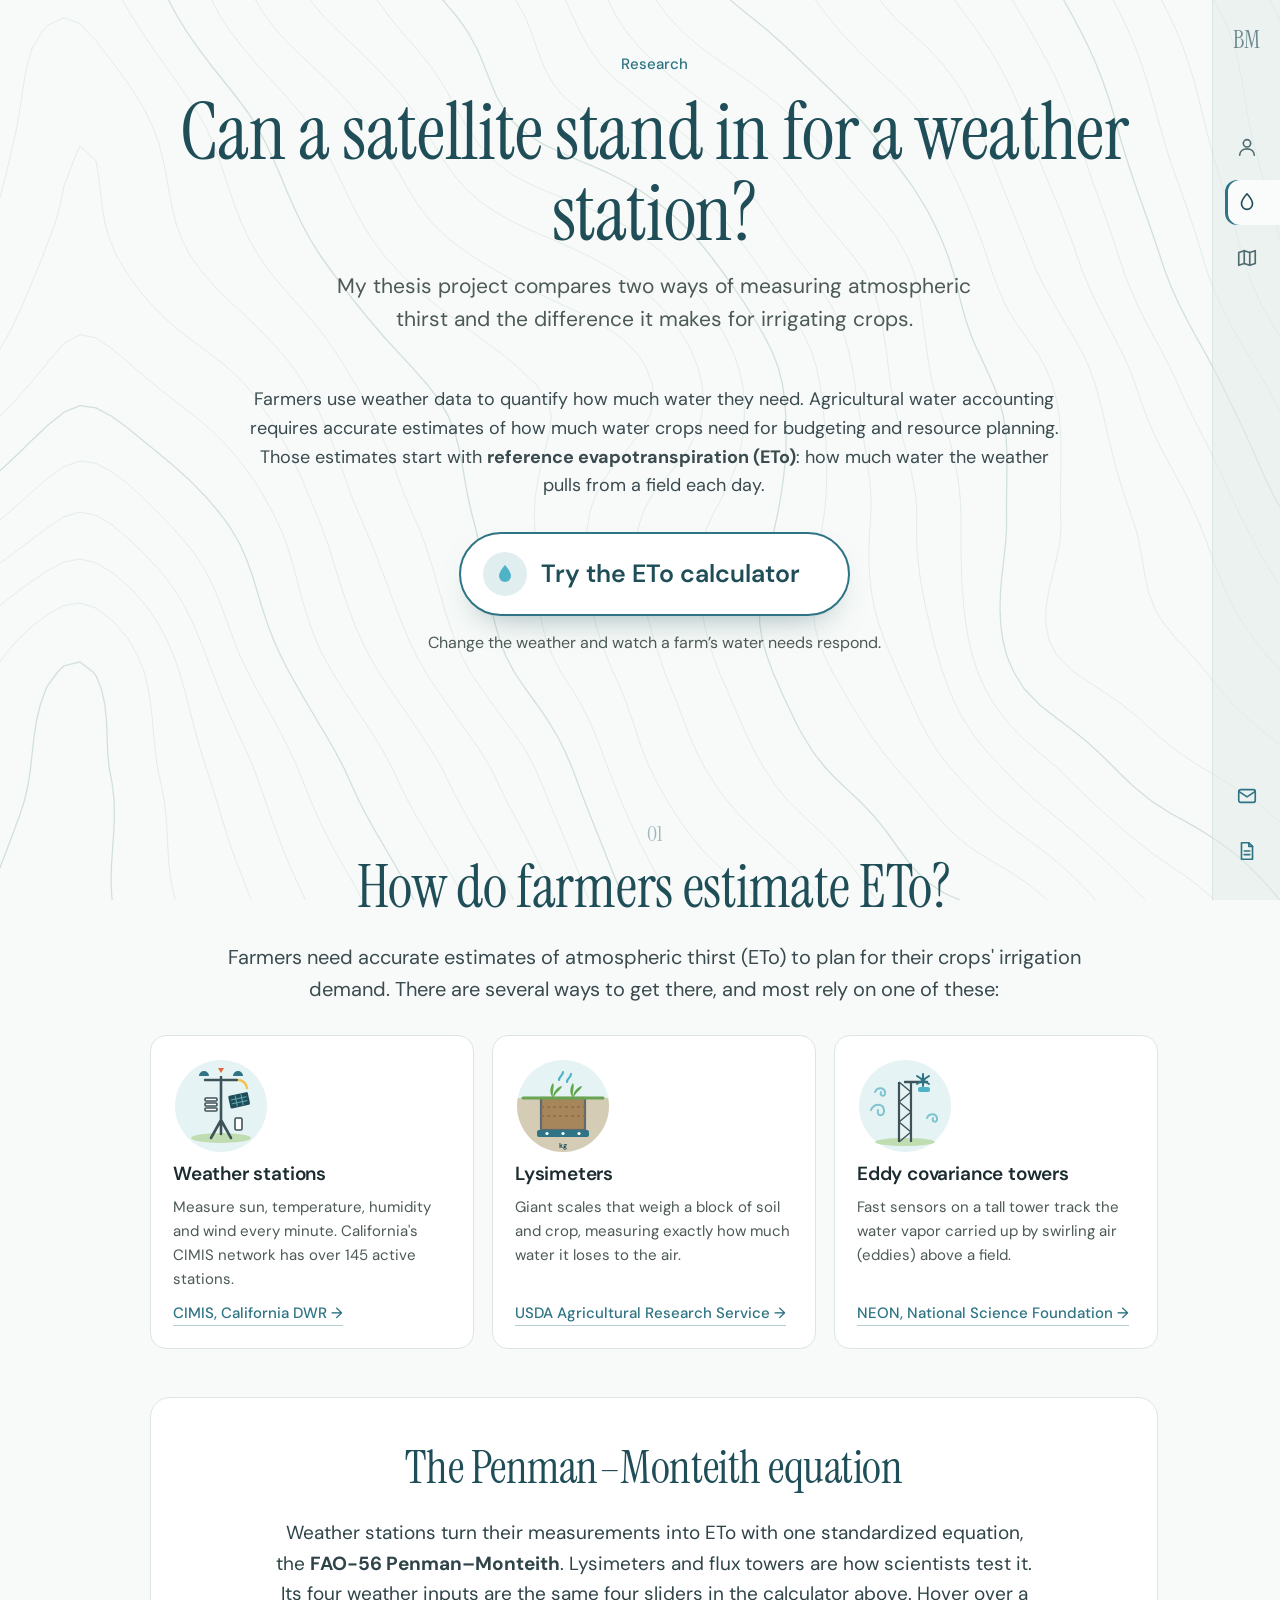
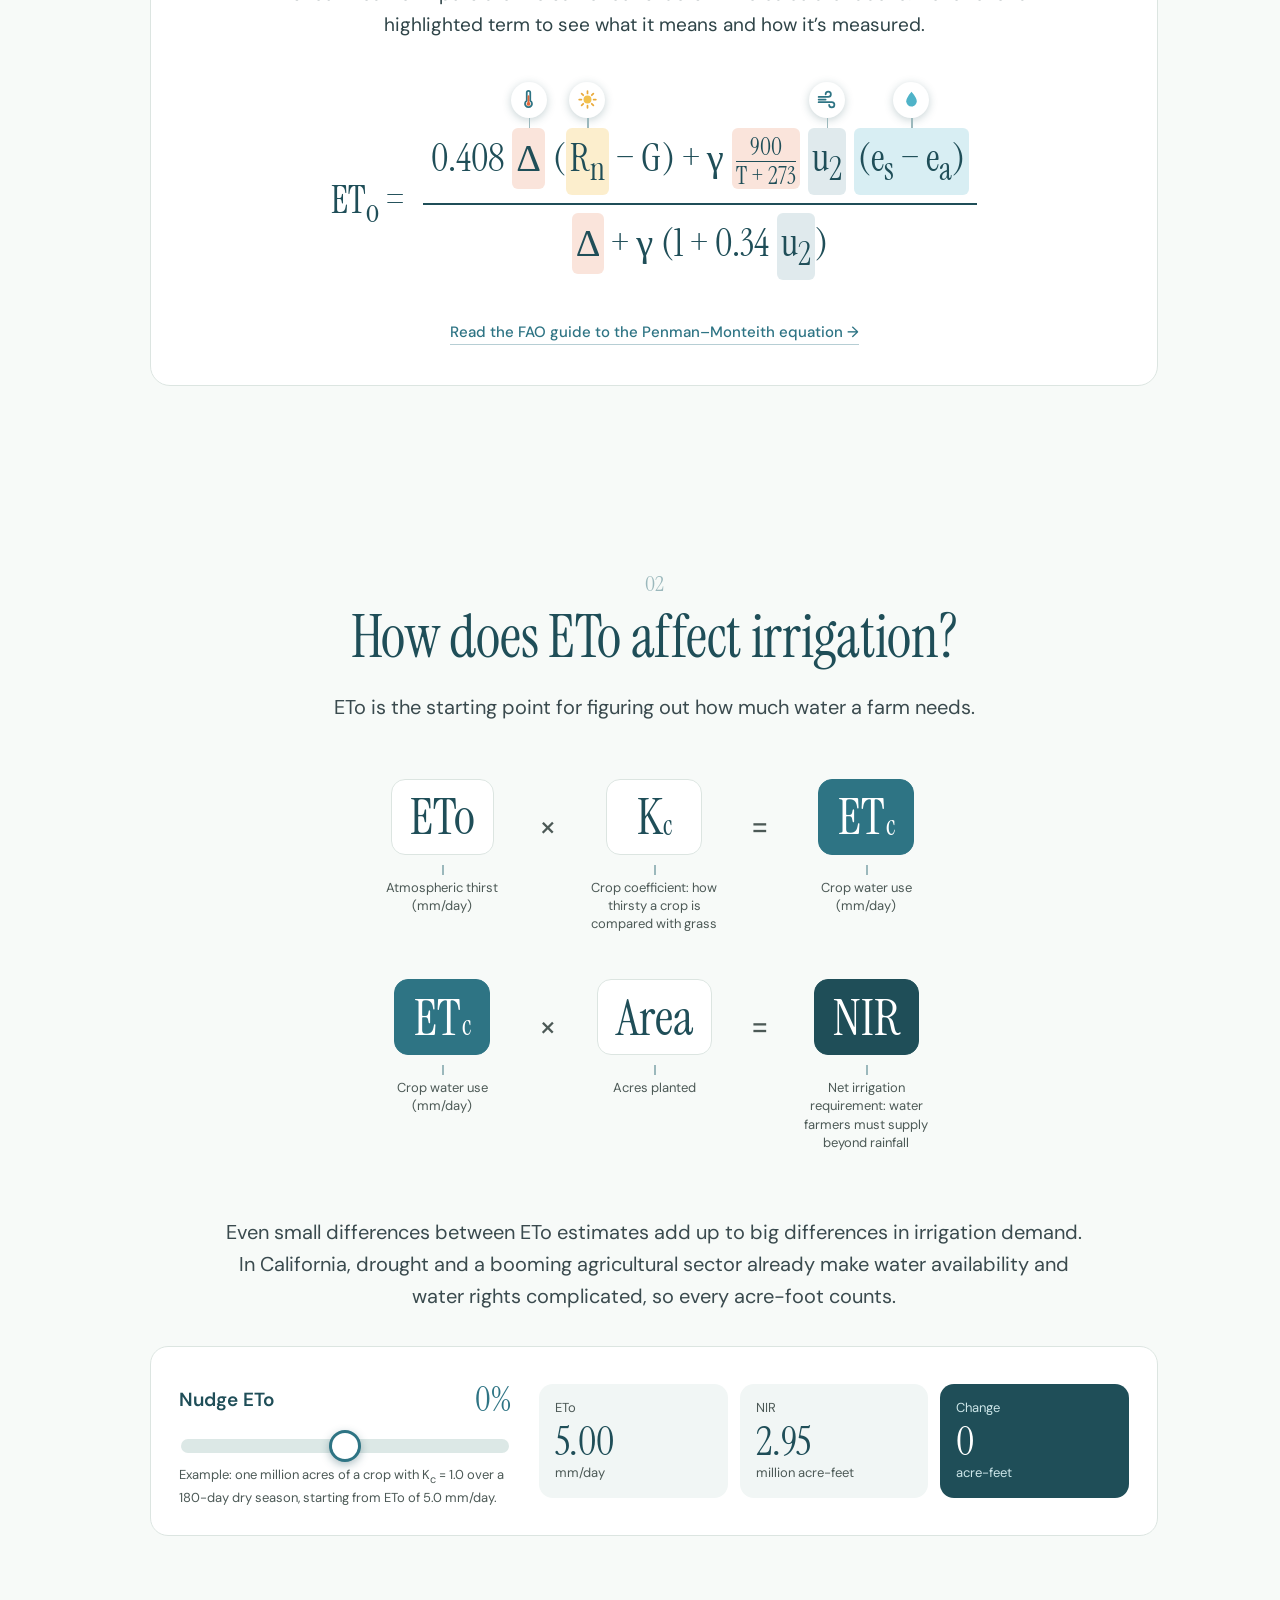
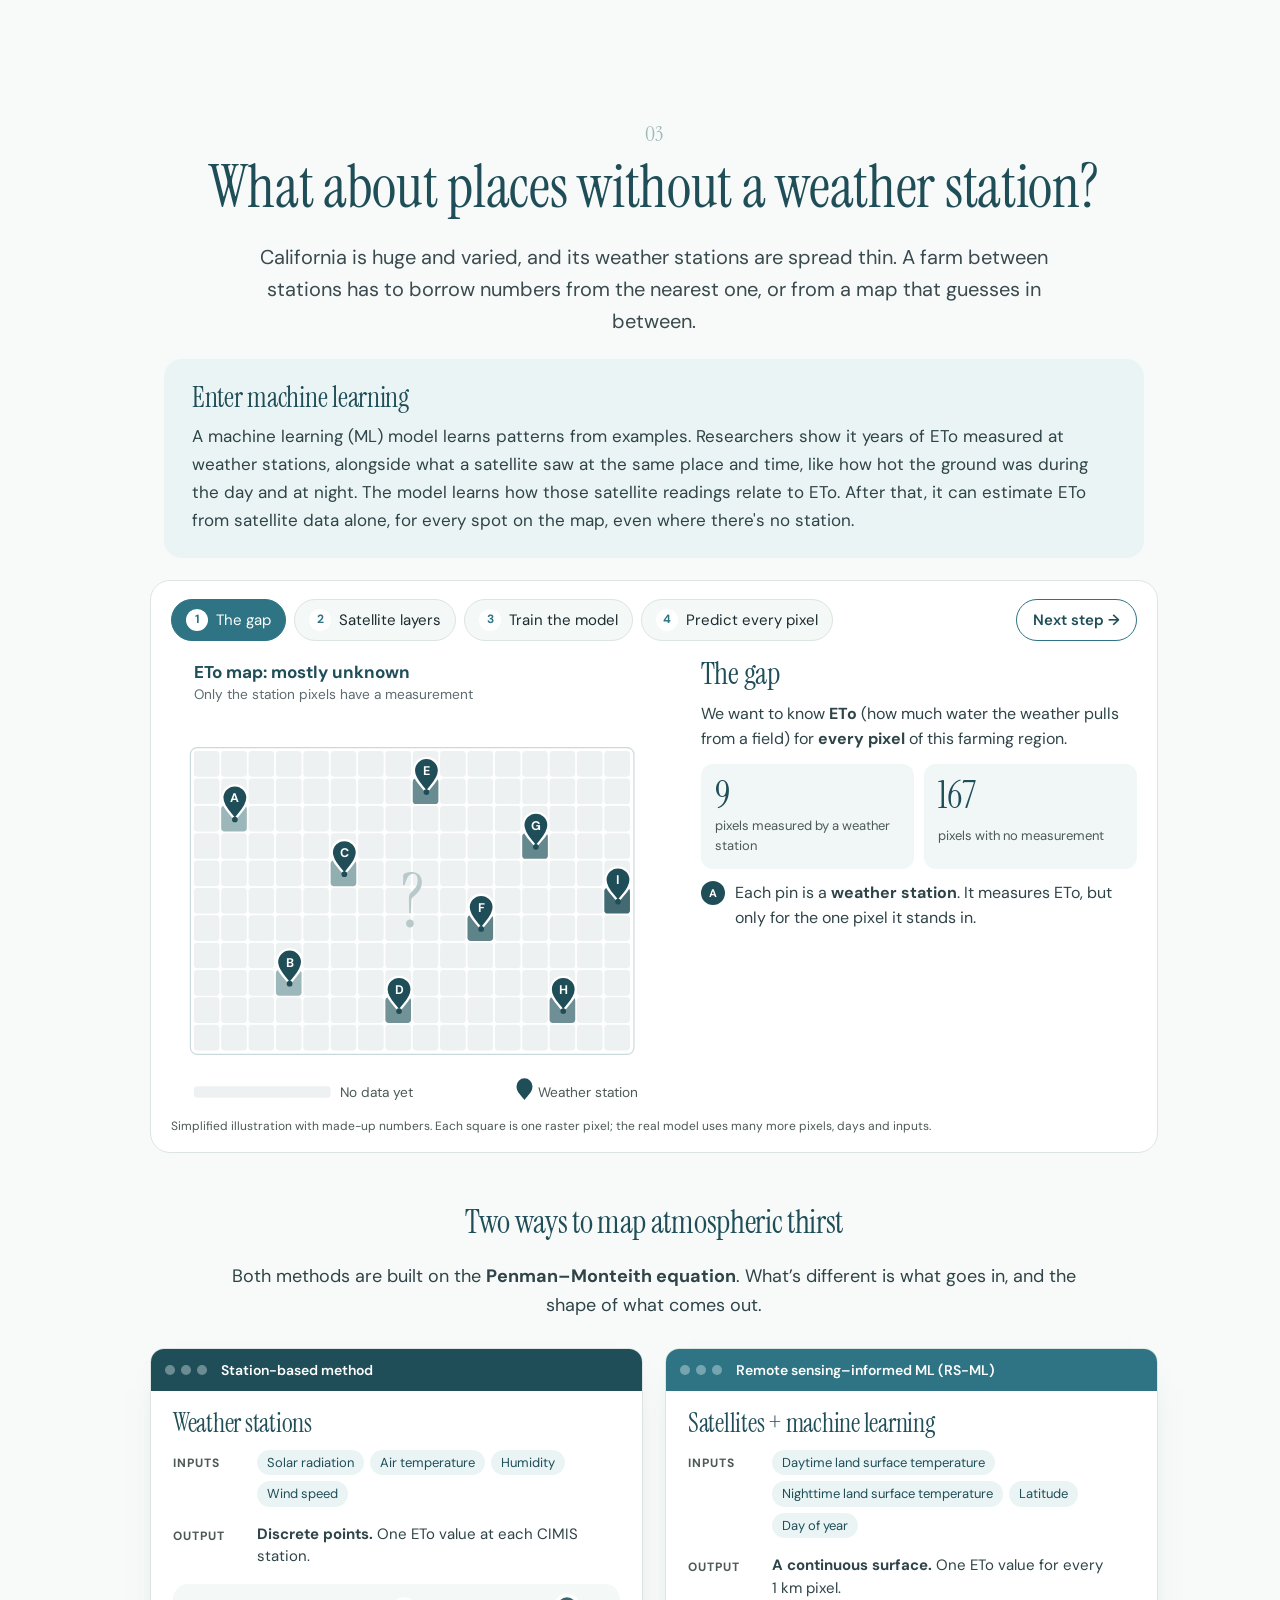
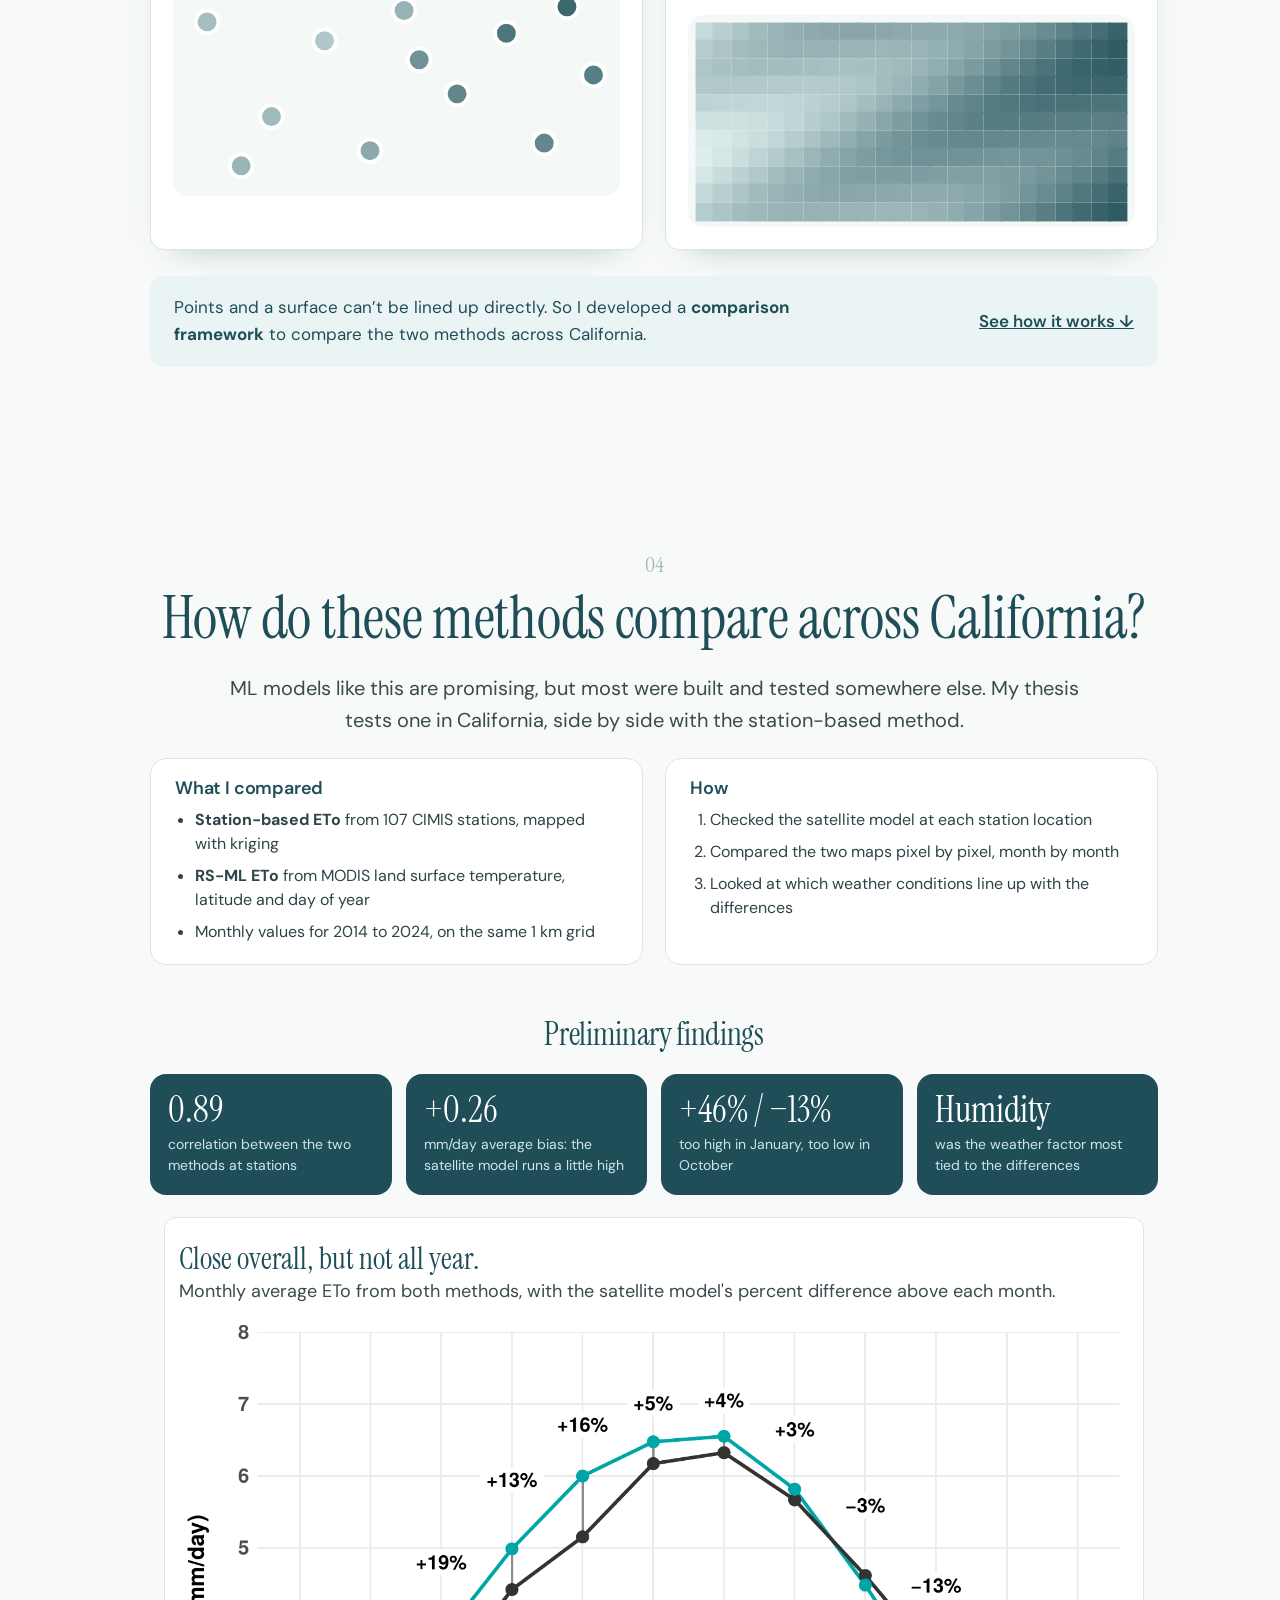
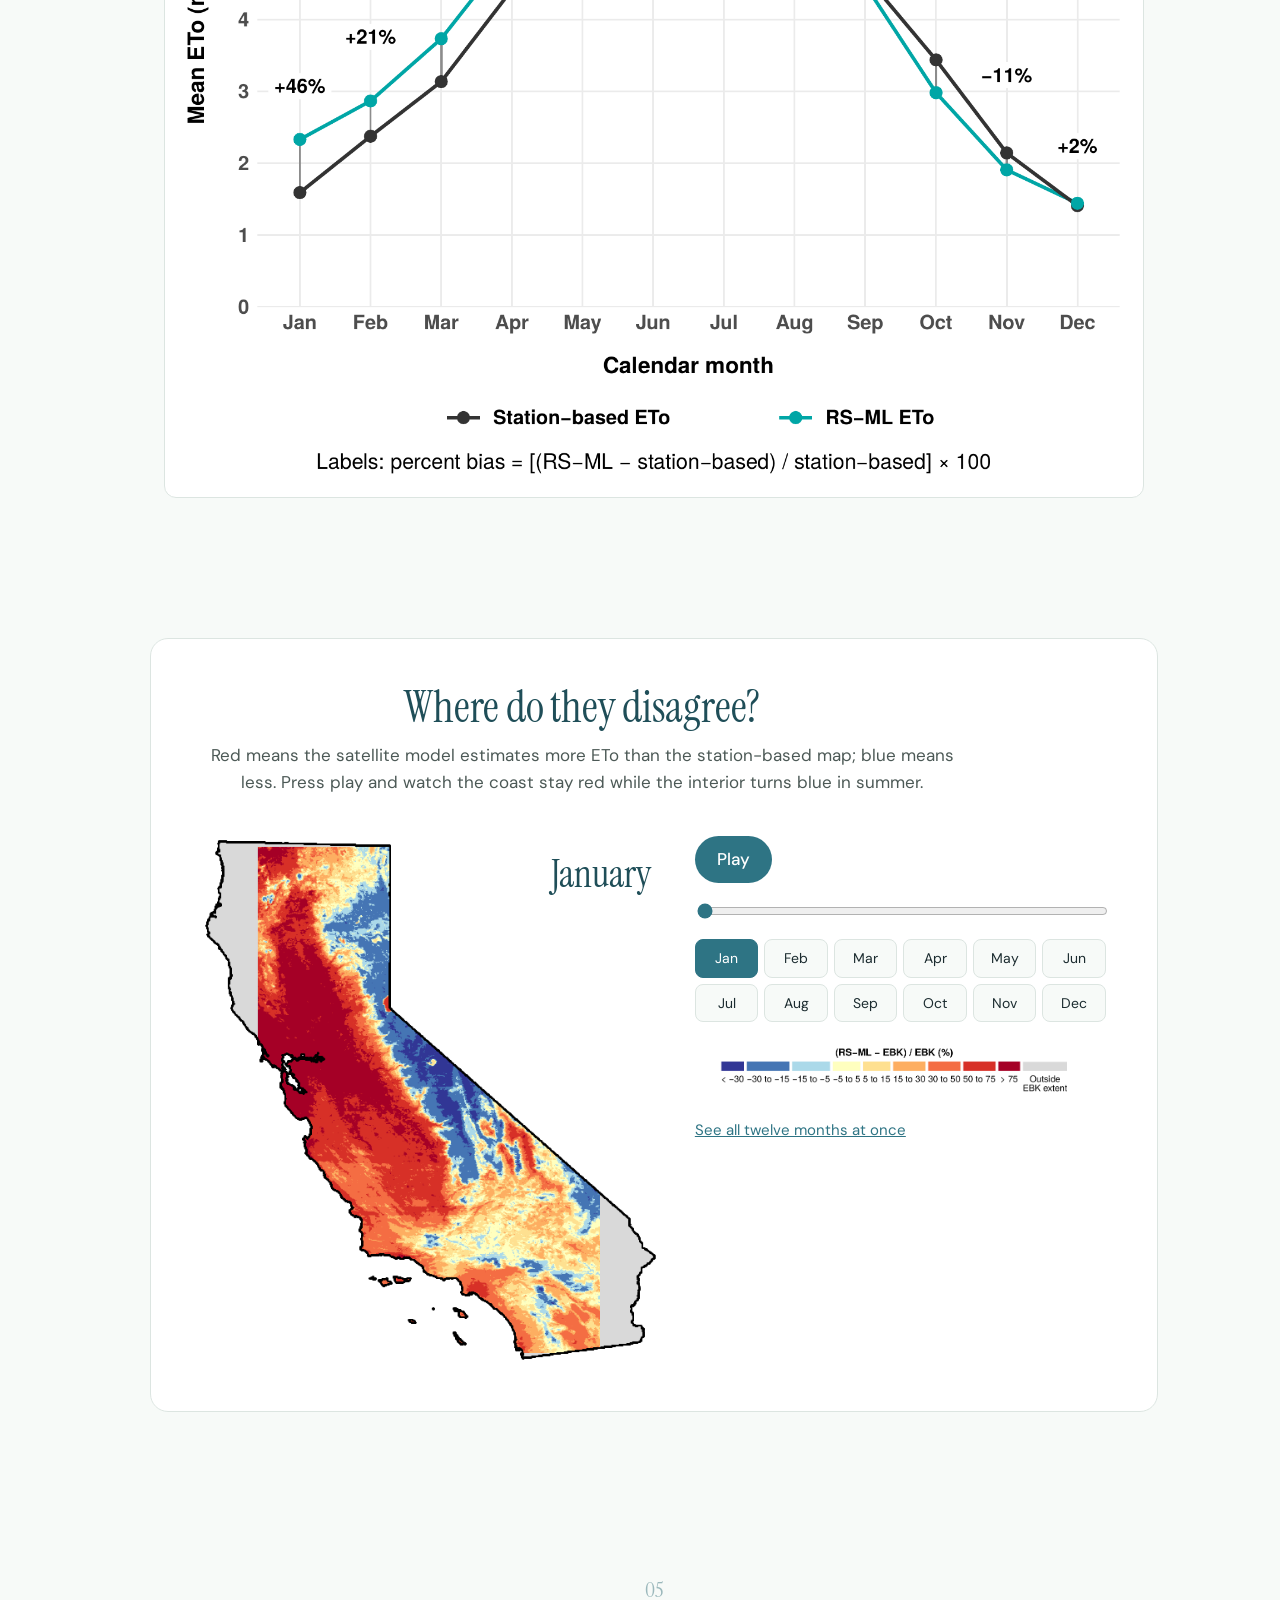
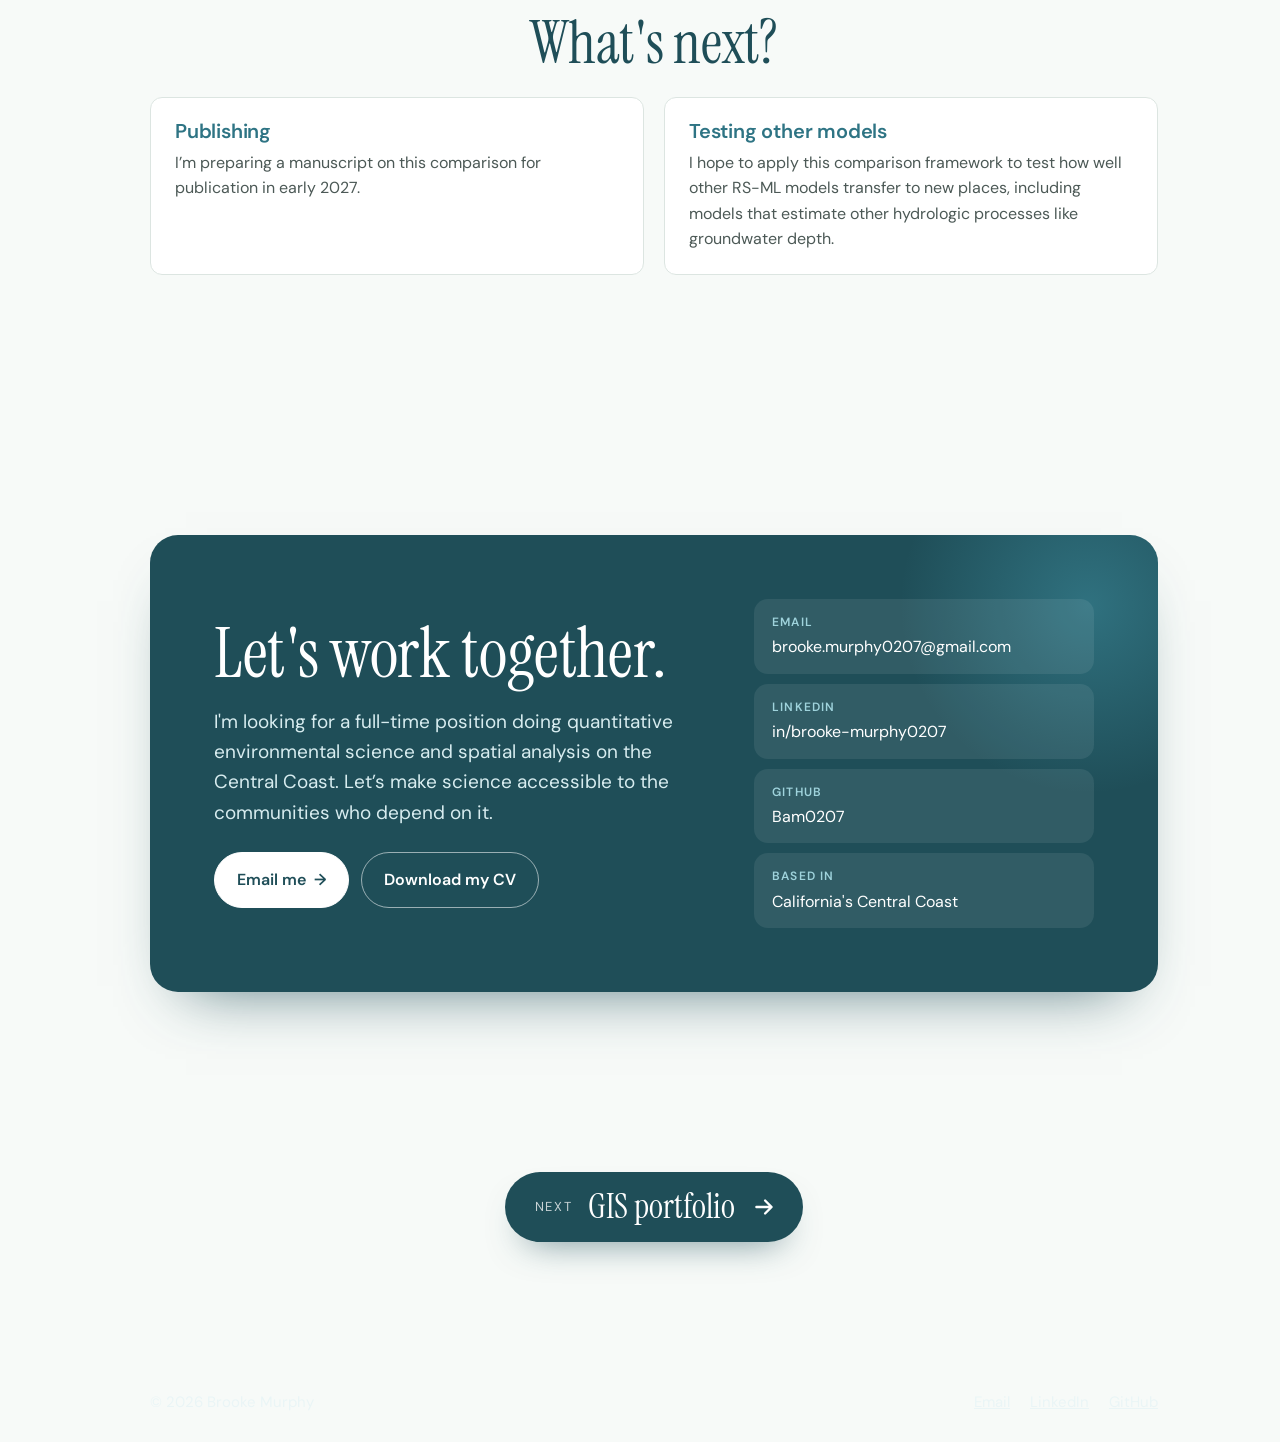
<file: research.html>
<!doctype html>
<html lang="en">
<head>
  <script>document.documentElement.classList.add("js")</script>
  <script>(function(){var o=["index.html","about.html","research.html","portfolio.html"],h=location.pathname.split("/").pop()||"index.html";addEventListener("pagereveal",function(e){try{var f=sessionStorage.getItem("lastPage");sessionStorage.setItem("lastPage",h);if(!e.viewTransition)return;if(matchMedia("(prefers-reduced-motion: reduce)").matches){e.viewTransition.skipTransition();return}document.documentElement.setAttribute("data-swipe",o.indexOf(h)<o.indexOf(f)?"back":"fwd");e.viewTransition.finished.finally(function(){document.documentElement.removeAttribute("data-swipe")})}catch(x){}})})()</script>
  <meta charset="utf-8">
  <meta name="viewport" content="width=device-width, initial-scale=1">
  <title>Research | Brooke Murphy</title>
  <meta name="description" content="Graduate research by Brooke Murphy on the transferability of a remote sensing-informed machine learning model for reference evapotranspiration in California.">
  <link rel="preconnect" href="https://fonts.googleapis.com">
  <link rel="preconnect" href="https://fonts.gstatic.com" crossorigin>
  <link rel="stylesheet" href="https://fonts.googleapis.com/css2?family=Instrument+Serif:ital@0;1&family=DM+Sans:wght@400;500;600&display=swap">
  <link rel="stylesheet" href="css/style.css?v=41">
</head>
<body>
  <a class="skip" href="#main">Skip to content</a>
  <header class="site-header">
    <div class="wrap">
      <a class="brand" href="index.html" aria-label="Brooke Murphy, home"><span class="brand-mini" aria-hidden="true">BM</span><span class="brand-full">Brooke Murphy</span></a>
      <nav class="nav" aria-label="Main">
        <a href="about.html"><span class="nav-ic"><svg viewBox="0 0 24 24" aria-hidden="true"><circle cx="12" cy="8" r="4"/><path d="M4 21c0-4.4 3.6-7 8-7s8 2.6 8 7"/></svg></span><span class="nav-label">About me</span></a>
        <a href="research.html" aria-current="page"><span class="nav-ic"><svg viewBox="0 0 24 24" aria-hidden="true"><path d="M12 3s6 6.6 6 11a6 6 0 0 1-12 0c0-4.4 6-11 6-11z"/></svg></span><span class="nav-label">Research</span></a>
        <a href="portfolio.html"><span class="nav-ic"><svg viewBox="0 0 24 24" aria-hidden="true"><path d="M3 6l6-2 6 2 6-2v14l-6 2-6-2-6 2z"/><path d="M9 4v14M15 6v14"/></svg></span><span class="nav-label">GIS portfolio</span></a>
        <a class="nav-contact" href="index.html#contact"><span class="nav-ic"><svg viewBox="0 0 24 24" aria-hidden="true"><rect x="3" y="5" width="18" height="14" rx="2"/><path d="M3 7l9 6 9-6"/></svg></span><span class="nav-label">Contact</span></a>
        <a class="nav-cv" href="files/Brooke_Murphy_CV.pdf"><span class="nav-ic"><svg viewBox="0 0 24 24" aria-hidden="true"><path d="M6 3h8l4 4v14H6z"/><path d="M14 3v4h4M9 12h6M9 16h6"/></svg></span><span class="nav-label">Download CV</span></a>
      </nav>
    </div>
  </header>

  <main id="main" class="wrap research">
    <section class="research-hero">
      <span class="eyebrow">Research</span>
      <h1>Can a satellite stand in for a weather station?</h1>
      <p class="lede">My thesis project compares two ways of measuring atmospheric thirst and the difference it makes for irrigating crops.</p>
    </section>

    <div class="eto-launch">
      <p class="eto-context">Farmers use weather data to quantify how much water they need. Agricultural water accounting requires accurate estimates of how much water crops need for budgeting and resource planning. Those estimates start with <strong>reference evapotranspiration (ETo)</strong>: how much water the weather pulls from a field each day.</p>
      <button type="button" class="eto-launch-btn" aria-expanded="false" aria-controls="eto-lab">
        <span class="eto-launch-ic" aria-hidden="true"><svg viewBox="0 0 24 24"><path d="M12 3s6 6.6 6 11a6 6 0 0 1-12 0c0-4.4 6-11 6-11z" fill="#4FB3C8"/></svg></span>
        <span>Try the ETo calculator</span>
        <svg class="eto-launch-arrow" viewBox="0 0 24 24" aria-hidden="true"><path d="M5 12h13M13 6l6 6-6 6" fill="none" stroke="currentColor" stroke-width="2.2" stroke-linecap="round" stroke-linejoin="round"/></svg>
      </button>
      <p class="eto-launch-sub">Change the weather and watch a farm’s water needs respond.</p>
    </div>

    <section class="eto-lab" id="eto-lab" aria-labelledby="eto-h">
      <div class="eto-layout">
        <div class="eto-card">
          <div class="eto-card-head">
            <div class="eto-card-title"><span class="tool-tag">Interactive</span><h2 id="eto-h">ETo Calculator</h2></div>
            <div class="eto-head-actions"><button type="button" class="eto-tour-btn">Show me how</button><button type="button" class="eto-close" aria-label="Close the ETo calculator"><svg viewBox="0 0 24 24" aria-hidden="true"><path d="M6 6l12 12M18 6L6 18"/></svg></button></div>
          </div>
        <div class="eto-main">
          <div class="eto-stage">
            <canvas id="eto-scene" role="img" aria-label="Animated farm with mountains, sky, crops and sprinklers that respond to the weather sliders"></canvas>
            <div class="eto-badge" aria-live="polite"><span>ETo · atmospheric thirst</span><strong id="eto-value">5.3</strong><small>mm of water per day</small></div>
          </div>
          <div class="eto-side">
            <h3 class="eto-side-title">The weather</h3>
            <label class="eto-slider" data-key="sun"><span class="eto-slider-top"><span class="eto-slider-name"><svg viewBox="0 0 24 24" aria-hidden="true"><circle cx="12" cy="12" r="4.5" fill="#F2C14E"/><g stroke="#E9A93A" stroke-width="2" stroke-linecap="round"><path d="M12 2.5v2.5M12 19v2.5M2.5 12H5M19 12h2.5M5.3 5.3l1.8 1.8M16.9 16.9l1.8 1.8M5.3 18.7l1.8-1.8M16.9 7.1l1.8-1.8"/></g></svg>Sunshine</span><output id="eto-sun-out"></output></span><input id="eto-sun" type="range" min="0" max="100" step="1" value="70"><span class="eto-slider-hint">Energy to evaporate water</span></label>
            <label class="eto-slider" data-key="temp"><span class="eto-slider-top"><span class="eto-slider-name"><svg viewBox="0 0 24 24" aria-hidden="true"><path d="M10 4a2 2 0 0 1 4 0v9.3a4 4 0 1 1-4 0z" fill="none" stroke="#2E7484" stroke-width="2"/><circle cx="12" cy="17" r="2.2" fill="#E2683A"/><path d="M12 8v8" stroke="#E2683A" stroke-width="2" stroke-linecap="round"/></svg>Temperature</span><output id="eto-temp-out"></output></span><input id="eto-temp" type="range" min="5" max="40" step="0.5" value="22"><span class="eto-slider-hint">Warm air holds more vapor</span></label>
            <label class="eto-slider" data-key="rh"><span class="eto-slider-top"><span class="eto-slider-name"><svg viewBox="0 0 24 24" aria-hidden="true"><path d="M12 3s6 6.6 6 11a6 6 0 0 1-12 0c0-4.4 6-11 6-11z" fill="#4FB3C8"/></svg>Humidity</span><output id="eto-rh-out"></output></span><input id="eto-rh" type="range" min="10" max="100" step="1" value="65"><span class="eto-slider-hint">How damp the air already is</span></label>
            <label class="eto-slider" data-key="wind"><span class="eto-slider-top"><span class="eto-slider-name"><svg viewBox="0 0 24 24" aria-hidden="true"><path d="M3 9h11a3 3 0 1 0-3-3M3 15h15a3 3 0 1 1-3 3M3 12h8" fill="none" stroke="#2E7484" stroke-width="2" stroke-linecap="round"/></svg>Wind</span><output id="eto-wind-out"></output></span><input id="eto-wind" type="range" min="0" max="8" step="0.1" value="1.5"><span class="eto-slider-hint">Carries moist air away</span></label>
          </div>
        </div>
        <div class="eto-calc">
          <h3>From ETo to irrigation</h3>
          <div class="eto-calc-inputs">
            <label>Crop<select id="eto-crop"><option value="lettuce">Lettuce</option><option value="broccoli">Broccoli</option><option value="strawberries">Strawberries</option><option value="tomatoes">Tomatoes</option><option value="corn">Corn</option><option value="cotton">Cotton</option><option value="rice">Rice</option><option value="alfalfa">Alfalfa</option><option value="almonds">Almonds</option><option value="pistachios">Pistachios</option><option value="citrus">Citrus</option><option value="grapes">Wine grapes</option></select></label>
            <label>Acres<input id="eto-acres" type="number" min="1" max="10000" step="1" value="10"></label>
            <label>System
              <select id="eto-eff">
                <option value="0.90">Drip (90%)</option>
                <option value="0.75" selected>Sprinkler (75%)</option>
                <option value="0.60">Furrow (60%)</option>
              </select>
            </label>
          </div>
          <div class="eto-eq" aria-live="polite">
            <div><strong id="eq-eto">5.3</strong><span>ETo</span></div><b>×</b>
            <div><strong id="eq-kc">1.00</strong><span>Crop factor (Kc)</span></div><b>=</b>
            <div><strong id="eq-etc">5.3</strong><span>Crop water use</span></div>
          </div>
          <dl class="eto-out">
            <div><dt>Water to apply</dt><dd id="out-week">1.9 in/week</dd></div>
            <div><dt>Whole field</dt><dd id="out-gal">75,600 gal/day</dd></div>
          </dl>
          <p class="eto-note">Simplified FAO-56 Penman–Monteith for a midsummer day at sea level. This tool was designed to visualize ETo, not to schedule irrigation.</p>
        </div>
        </div>
        <div class="coach" hidden>
              <span class="coach-step"></span>
              <h4 class="coach-title"></h4>
              <p class="coach-text"></p>
              <div class="coach-actions"><button type="button" class="coach-skip">Skip</button><button type="button" class="coach-next">Next</button></div>
            </div>
      </div>
    </section>

    <section class="q-section reveal" aria-labelledby="q1">
      <div class="q-head"><span class="q-num">01</span><h2 id="q1">How do farmers estimate ETo?</h2></div>
      <p class="q-lede">Farmers need accurate estimates of atmospheric thirst (ETo) to plan for their crops' irrigation demand. There are several ways to get there, and most rely on one of these:</p>
      <div class="tools-grid">
        <div class="tool-item"><svg viewBox="0 0 96 96" aria-hidden="true"><circle cx="48" cy="48" r="46" fill="#E6F3F4"/><ellipse cx="48" cy="80" rx="30" ry="5" fill="#BFDDB0"/><path d="M48 24v52M38 80l10-18 10 18" fill="none" stroke="#3E5359" stroke-width="2.6" stroke-linecap="round" stroke-linejoin="round"/><path d="M32 22h32" stroke="#3E5359" stroke-width="2.4" stroke-linecap="round"/><path d="M48 22v-4" stroke="#3E5359" stroke-width="2.4"/><path d="M26 18a5 5 0 0 1 10 0zM60 18a5 5 0 0 1 10 0z" fill="#2E7484"/><path d="M48 15l-3-5h6z" fill="#E2683A"/><g transform="translate(55 38) rotate(-12)"><rect width="20" height="13" rx="1.5" fill="#1F4E58"/><path d="M2 4.5h16M2 8.5h16M7 1v11M13 1v11" stroke="#6FB9C6" stroke-width=".8"/></g><g fill="#FFFFFF" stroke="#3E5359" stroke-width="1.6"><rect x="32" y="40" width="12" height="3" rx="1"/><rect x="32" y="45" width="12" height="3" rx="1"/><rect x="32" y="50" width="12" height="3" rx="1"/></g><rect x="62" y="60" width="7" height="12" rx="1.5" fill="#FFFFFF" stroke="#3E5359" stroke-width="1.6"/><circle cx="72" cy="22" r="0" fill="none"/><path d="M74 30a10 10 0 0 0-8-8" fill="none" stroke="#F2C14E" stroke-width="2.4" stroke-linecap="round"/></svg><h3>Weather stations</h3><p>Measure sun, temperature, humidity and wind every minute. California's CIMIS network has over 145 active stations.</p><a class="more" href="https://cimis.water.ca.gov/" target="_blank" rel="noopener">CIMIS, California DWR <span aria-hidden="true">→</span></a></div>
        <div class="tool-item"><svg viewBox="0 0 96 96" aria-hidden="true"><defs><clipPath id="lys-clip"><circle cx="48" cy="48" r="46"/></clipPath></defs><circle cx="48" cy="48" r="46" fill="#E6F3F4"/><path d="M0 40h96v56H0z" fill="#C9AE84" opacity=".55" clip-path="url(#lys-clip)"/><rect x="26" y="40" width="44" height="32" fill="#A7865C" stroke="#5E6B70" stroke-width="2.2"/><path d="M26 49h44M26 58h44" stroke="#8D6E48" stroke-width="1.4" stroke-dasharray="3 3"/><path d="M8 40h80" stroke="#6AA453" stroke-width="3" stroke-linecap="round"/><g fill="#5FA64A"><path d="M38 40c-1-7 2-12 0-15-3 4-4 10 0 15z"/><path d="M38 40c3-6 8-8 9-12-5 1-9 6-9 12z"/><path d="M58 40c-1-7 2-12 0-15-3 4-4 10 0 15z"/><path d="M58 40c3-6 8-8 9-12-5 1-9 6-9 12z"/></g><rect x="22" y="72" width="52" height="7" rx="2" fill="#2E7484"/><g fill="#FFFFFF"><circle cx="32" cy="75.5" r="1.6"/><circle cx="48" cy="75.5" r="1.6"/><circle cx="64" cy="75.5" r="1.6"/></g><path d="M44 22c0-4 4-4 4-8M52 24c0-4 4-4 4-8" fill="none" stroke="#4FB3C8" stroke-width="2.2" stroke-linecap="round"/><text x="48" y="90" text-anchor="middle" font-family="DM Sans, sans-serif" font-size="7" font-weight="700" fill="#1F4E58">kg</text></svg><h3>Lysimeters</h3><p>Giant scales that weigh a block of soil and crop, measuring exactly how much water it loses to the air.</p><a class="more" href="https://www.ars.usda.gov/oc/dof/how-thirsty-are-your-crops/" target="_blank" rel="noopener">USDA Agricultural Research Service <span aria-hidden="true">→</span></a></div>
        <div class="tool-item"><svg viewBox="0 0 96 96" aria-hidden="true"><circle cx="48" cy="48" r="46" fill="#E6F3F4"/><ellipse cx="48" cy="84" rx="30" ry="4" fill="#BFDDB0"/><path d="M42 84V24M54 84V24" stroke="#3E5359" stroke-width="2.2"/><path d="M42 84l12-10-12-10 12-10-12-10 12-10-12-10" fill="none" stroke="#3E5359" stroke-width="1.4"/><path d="M48 24h22" stroke="#3E5359" stroke-width="2.4" stroke-linecap="round"/><g stroke="#2E7484" stroke-width="2" stroke-linecap="round"><path d="M66 16v12M60 18l12 8M72 18l-12 8"/></g><circle cx="66" cy="22" r="2.4" fill="#2E7484"/><rect x="61" y="29" width="12" height="5" rx="2" fill="#4FB3C8"/><path d="M14 52c3-7 12-7 13 0s-8 7-6 0M18 34c2-5 9-5 10 0s-6 5-4 0M70 60c2-5 9-5 10 0s-6 5-4 0" fill="none" stroke="#7FC3D0" stroke-width="2" stroke-linecap="round"/></svg><h3>Eddy covariance towers</h3><p>Fast sensors on a tall tower track the water vapor carried up by swirling air (eddies) above a field.</p><a class="more" href="https://www.neonscience.org/data-collection/flux-tower-measurements" target="_blank" rel="noopener">NEON, National Science Foundation <span aria-hidden="true">→</span></a></div>
      </div>
      <div class="pm-block">
        <h3 class="pm-title">The Penman–Monteith equation</h3>
        <p class="pm-intro">Weather stations turn their measurements into ETo with one standardized equation, the <strong>FAO-56 Penman–Monteith</strong>. Lysimeters and flux towers are how scientists test it. Its four weather inputs are the same four sliders in the calculator above. Hover over a highlighted term to see what it means and how it’s measured.</p>
        <div class="pm-wrap"><div class="pm-eq" role="group" aria-label="FAO-56 Penman–Monteith equation: ETo equals 0.408 times delta times (Rn minus G) plus gamma times 900 over (T plus 273) times u2 times (es minus ea), all divided by delta plus gamma times (1 plus 0.34 u2)">
          <span class="pm-lhs">ET<sub>o</sub>&nbsp;=</span>
          <span class="pm-frac">
            <span class="pm-num">0.408&thinsp;<span class="pm-t" tabindex="0" data-v="delta" data-k="temp"><span class="pm-pin" aria-hidden="true"><svg viewBox="0 0 24 24"><path d="M10 4a2 2 0 0 1 4 0v9.3a4 4 0 1 1-4 0z" fill="none" stroke="#2E7484" stroke-width="2"/><circle cx="12" cy="17" r="2.2" fill="#E2683A"/><path d="M12 8v8" stroke="#E2683A" stroke-width="2" stroke-linecap="round"/></svg></span>Δ</span>&thinsp;(<span class="pm-t" tabindex="0" data-v="rn" data-k="sun"><span class="pm-pin" aria-hidden="true"><svg viewBox="0 0 24 24"><circle cx="12" cy="12" r="4.5" fill="#F2C14E"/><g stroke="#E9A93A" stroke-width="2" stroke-linecap="round"><path d="M12 2.5v2.5M12 19v2.5M2.5 12H5M19 12h2.5M5.3 5.3l1.8 1.8M16.9 16.9l1.8 1.8M5.3 18.7l1.8-1.8M16.9 7.1l1.8-1.8"/></g></svg></span>R<sub>n</sub></span>&nbsp;−&nbsp;G)&nbsp;+&nbsp;γ&thinsp;<span class="pm-t" tabindex="0" data-v="temp" data-k="temp"><span class="pm-mini"><span>900</span><span>T&nbsp;+&nbsp;273</span></span></span>&thinsp;<span class="pm-t" tabindex="0" data-v="wind" data-k="wind"><span class="pm-pin" aria-hidden="true"><svg viewBox="0 0 24 24"><path d="M3 9h11a3 3 0 1 0-3-3M3 15h15a3 3 0 1 1-3 3M3 12h8" fill="none" stroke="#2E7484" stroke-width="2" stroke-linecap="round"/></svg></span>u<sub>2</sub></span>&thinsp;<span class="pm-t" tabindex="0" data-v="vpd" data-k="rh"><span class="pm-pin" aria-hidden="true"><svg viewBox="0 0 24 24"><path d="M12 3s6 6.6 6 11a6 6 0 0 1-12 0c0-4.4 6-11 6-11z" fill="#4FB3C8"/></svg></span>(e<sub>s</sub>&nbsp;−&nbsp;e<sub>a</sub>)</span></span>
            <span class="pm-den"><span class="pm-t" tabindex="0" data-v="delta" data-k="temp">Δ</span>&nbsp;+&nbsp;γ&thinsp;(1&nbsp;+&nbsp;0.34&thinsp;<span class="pm-t" tabindex="0" data-v="wind" data-k="wind">u<sub>2</sub></span>)</span>
          </span>
        </div></div>
        <div class="pm-pop" role="tooltip" id="pm-pop" hidden></div>
        <a class="more pm-more" href="https://www.fao.org/4/x0490e/x0490e06.htm" target="_blank" rel="noopener">Read the FAO guide to the Penman–Monteith equation <span aria-hidden="true">→</span></a>
      </div>
    </section>

    <section class="q-section reveal" aria-labelledby="q2">
      <div class="q-head"><span class="q-num">02</span><h2 id="q2">How does ETo affect irrigation?</h2></div>
      <p class="q-lede">ETo is the starting point for figuring out how much water a farm needs.</p>
      <div class="eq-chain">
        <div class="eq-row"><span class="ann"><span class="eq-term ">ETo</span><span class="ann-label">Atmospheric thirst<br>(mm/day)</span></span><b>×</b><span class="ann"><span class="eq-term ">K<sub>c</sub></span><span class="ann-label">Crop coefficient: how thirsty a crop is compared with grass</span></span><b>=</b><span class="ann"><span class="eq-term accent">ET<sub>c</sub></span><span class="ann-label">Crop water use<br>(mm/day)</span></span></div>
        <div class="eq-row"><span class="ann"><span class="eq-term accent">ET<sub>c</sub></span><span class="ann-label">Crop water use<br>(mm/day)</span></span><b>×</b><span class="ann"><span class="eq-term ">Area</span><span class="ann-label">Acres planted</span></span><b>=</b><span class="ann"><span class="eq-term dark">NIR</span><span class="ann-label">Net irrigation requirement: water farmers must supply beyond rainfall</span></span></div>
      </div>
      <p class="q-lede q-mid">Even small differences between ETo estimates add up to big differences in irrigation demand. In California, drought and a booming agricultural sector already make water availability and water rights complicated, so every acre-foot counts.</p>
      <div class="nir-tool" id="nir-tool">
        <div class="nir-control">
          <label for="nir-shift">Nudge ETo</label>
          <output id="nir-shift-out">+0%</output>
          <input id="nir-shift" type="range" min="-20" max="20" step="1" value="0">
          <p class="nir-note">Example: one million acres of a crop with K<sub>c</sub> = 1.0 over a 180-day dry season, starting from ETo of 5.0 mm/day.</p>
        </div>
        <div class="nir-results">
          <div><span>ETo</span><strong id="nir-eto">5.00</strong><small>mm/day</small></div>
          <div><span>NIR</span><strong id="nir-total">2.95</strong><small>million acre-feet</small></div>
          <div class="nir-diff"><span>Change</span><strong id="nir-diff">0</strong><small id="nir-pools">acre-feet</small></div>
        </div>
      </div>
    </section>

    <section class="q-section reveal" aria-labelledby="q3">
      <div class="q-head"><span class="q-num">03</span><h2 id="q3">What about places without a weather station?</h2></div>
      <p class="q-lede">California is huge and varied, and its weather stations are spread thin. A farm between stations has to borrow numbers from the nearest one, or from a map that guesses in between.</p>
      <div class="ml-explain">
        <h3>Enter machine learning</h3>
        <p>A machine learning (ML) model learns patterns from examples. Researchers show it years of ETo measured at weather stations, alongside what a satellite saw at the same place and time, like how hot the ground was during the day and at night. The model learns how those satellite readings relate to ETo. After that, it can estimate ETo from satellite data alone, for every spot on the map, even where there's no station.</p>
      </div>
      <div class="ml-demo" id="ml-demo">
        <div class="ml-top">
          <div class="ml-steps" role="tablist" aria-label="How a machine learning model maps ETo">
            <button type="button" role="tab" data-step="0" aria-selected="true"><span>1</span>The gap</button>
            <button type="button" role="tab" data-step="1" aria-selected="false"><span>2</span>Satellite layers</button>
            <button type="button" role="tab" data-step="2" aria-selected="false"><span>3</span>Train the model</button>
            <button type="button" role="tab" data-step="3" aria-selected="false"><span>4</span>Predict every pixel</button>
          </div>
          <button type="button" class="ml-next">Next step <span aria-hidden="true">→</span></button>
        </div>
        <div class="ml-stage">
          <div class="ml-mapwrap">
            <svg class="ml-svg" viewBox="0 0 440 396" role="img" aria-label="A small raster map of a farming region showing weather stations, satellite layers and the model's ETo estimates"></svg>
            <div class="ml-tip" hidden></div>
          </div>
          <div class="ml-panel" aria-live="polite"></div>
        </div>
        <p class="ml-note">Simplified illustration with made-up numbers. Each square is one raster pixel; the real model uses many more pixels, days and inputs.</p>
      </div>
      <h3 class="q-sub">Two ways to map atmospheric thirst</h3>
      <p class="mwin-intro">Both methods are built on the <strong>Penman–Monteith equation</strong>. What’s different is what goes in, and the shape of what comes out.</p>
      <div class="method-windows">
        <div class="mwin">
          <div class="mwin-bar"><i></i><i></i><i></i><span>Station-based method</span></div>
          <div class="mwin-body">
            <h3>Weather stations</h3>
            <dl>
              <dt>Inputs</dt><dd><span class="chip">Solar radiation</span><span class="chip">Air temperature</span><span class="chip">Humidity</span><span class="chip">Wind speed</span></dd>
              <dt>Output</dt><dd><strong>Discrete points.</strong> One ETo value at each CIMIS station.</dd>
            </dl>
            <svg class="mwin-viz" viewBox="0 0 236 112" aria-hidden="true"><rect width="236" height="112" rx="8" fill="#F4F8F7"/><circle cx="18" cy="20" r="6" fill="#a5bfc1" stroke="#FFFFFF" stroke-width="2"/><circle cx="52" cy="70" r="6" fill="#a1bbbd" stroke="#FFFFFF" stroke-width="2"/><circle cx="80" cy="30" r="6" fill="#afc7c8" stroke="#FFFFFF" stroke-width="2"/><circle cx="104" cy="88" r="6" fill="#8ba9ac" stroke="#FFFFFF" stroke-width="2"/><circle cx="122" cy="14" r="6" fill="#98b3b6" stroke="#FFFFFF" stroke-width="2"/><circle cx="150" cy="58" r="6" fill="#61868c" stroke="#FFFFFF" stroke-width="2"/><circle cx="176" cy="26" r="6" fill="#4e767d" stroke="#FFFFFF" stroke-width="2"/><circle cx="196" cy="84" r="6" fill="#63878d" stroke="#FFFFFF" stroke-width="2"/><circle cx="222" cy="48" r="6" fill="#587e85" stroke="#FFFFFF" stroke-width="2"/><circle cx="36" cy="96" r="6" fill="#99b5b7" stroke="#FFFFFF" stroke-width="2"/><circle cx="130" cy="40" r="6" fill="#6f9197" stroke="#FFFFFF" stroke-width="2"/><circle cx="208" cy="12" r="6" fill="#3d676f" stroke="#FFFFFF" stroke-width="2"/></svg>
          </div>
        </div>
        <div class="mwin">
          <div class="mwin-bar"><i></i><i></i><i></i><span>Remote sensing–informed ML (RS-ML)</span></div>
          <div class="mwin-body">
            <h3>Satellites + machine learning</h3>
            <dl>
              <dt>Inputs</dt><dd><span class="chip">Daytime land surface temperature</span><span class="chip">Nighttime land surface temperature</span><span class="chip">Latitude</span><span class="chip">Day of year</span></dd>
              <dt>Output</dt><dd><strong>A continuous surface.</strong> One ETo value for every 1&nbsp;km pixel.</dd>
            </dl>
            <svg class="mwin-viz" viewBox="0 0 236 112" aria-hidden="true"><rect width="236" height="112" rx="8" fill="#F4F8F7"/><rect x="4" y="4" width="10" height="10" fill="#c5dada"/><rect x="4" y="13" width="10" height="10" fill="#b6cdce"/><rect x="4" y="23" width="10" height="10" fill="#aec6c7"/><rect x="4" y="32" width="10" height="10" fill="#b1c9ca"/><rect x="4" y="42" width="10" height="10" fill="#bdd3d3"/><rect x="4" y="51" width="10" height="10" fill="#cde1e0"/><rect x="4" y="61" width="10" height="10" fill="#daebea"/><rect x="4" y="70" width="10" height="10" fill="#dcedec"/><rect x="4" y="80" width="10" height="10" fill="#d4e6e5"/><rect x="4" y="89" width="10" height="10" fill="#c5d9d9"/><rect x="4" y="99" width="10" height="10" fill="#b6cdcd"/><rect x="13" y="4" width="10" height="10" fill="#b9cfd0"/><rect x="13" y="13" width="10" height="10" fill="#acc4c6"/><rect x="13" y="23" width="10" height="10" fill="#a8c1c3"/><rect x="13" y="32" width="10" height="10" fill="#b0c8c9"/><rect x="13" y="42" width="10" height="10" fill="#bfd4d4"/><rect x="13" y="51" width="10" height="10" fill="#cee1e0"/><rect x="13" y="61" width="10" height="10" fill="#d7e8e7"/><rect x="13" y="70" width="10" height="10" fill="#d4e7e5"/><rect x="13" y="80" width="10" height="10" fill="#c8dcdc"/><rect x="13" y="89" width="10" height="10" fill="#b8cfd0"/><rect x="13" y="99" width="10" height="10" fill="#acc4c6"/><rect x="23" y="4" width="10" height="10" fill="#adc5c7"/><rect x="23" y="13" width="10" height="10" fill="#a3bdbf"/><rect x="23" y="23" width="10" height="10" fill="#a5bec0"/><rect x="23" y="32" width="10" height="10" fill="#b0c8c9"/><rect x="23" y="42" width="10" height="10" fill="#c0d5d6"/><rect x="23" y="51" width="10" height="10" fill="#cde1e0"/><rect x="23" y="61" width="10" height="10" fill="#d1e4e3"/><rect x="23" y="70" width="10" height="10" fill="#cbdede"/><rect x="23" y="80" width="10" height="10" fill="#bcd2d2"/><rect x="23" y="89" width="10" height="10" fill="#acc5c6"/><rect x="23" y="99" width="10" height="10" fill="#a3bdbf"/><rect x="32" y="4" width="10" height="10" fill="#a2bcbe"/><rect x="32" y="13" width="10" height="10" fill="#9db8ba"/><rect x="32" y="23" width="10" height="10" fill="#a3bdbf"/><rect x="32" y="32" width="10" height="10" fill="#b1c9ca"/><rect x="32" y="42" width="10" height="10" fill="#c1d6d6"/><rect x="32" y="51" width="10" height="10" fill="#cbdfde"/><rect x="32" y="61" width="10" height="10" fill="#cadede"/><rect x="32" y="70" width="10" height="10" fill="#bfd5d5"/><rect x="32" y="80" width="10" height="10" fill="#afc8c9"/><rect x="32" y="89" width="10" height="10" fill="#a2bcbe"/><rect x="32" y="99" width="10" height="10" fill="#9db8ba"/><rect x="42" y="4" width="10" height="10" fill="#99b5b7"/><rect x="42" y="13" width="10" height="10" fill="#99b4b7"/><rect x="42" y="23" width="10" height="10" fill="#a3bdbf"/><rect x="42" y="32" width="10" height="10" fill="#b3cacb"/><rect x="42" y="42" width="10" height="10" fill="#c1d6d6"/><rect x="42" y="51" width="10" height="10" fill="#c6dbdb"/><rect x="42" y="61" width="10" height="10" fill="#c1d6d6"/><rect x="42" y="70" width="10" height="10" fill="#b3cbcc"/><rect x="42" y="80" width="10" height="10" fill="#a3bdbf"/><rect x="42" y="89" width="10" height="10" fill="#99b5b7"/><rect x="42" y="99" width="10" height="10" fill="#99b4b7"/><rect x="51" y="4" width="10" height="10" fill="#92afb2"/><rect x="51" y="13" width="10" height="10" fill="#96b2b5"/><rect x="51" y="23" width="10" height="10" fill="#a4bec0"/><rect x="51" y="32" width="10" height="10" fill="#b4cbcc"/><rect x="51" y="42" width="10" height="10" fill="#bfd5d5"/><rect x="51" y="51" width="10" height="10" fill="#c0d5d6"/><rect x="51" y="61" width="10" height="10" fill="#b6cdce"/><rect x="51" y="70" width="10" height="10" fill="#a7c0c2"/><rect x="51" y="80" width="10" height="10" fill="#98b4b7"/><rect x="51" y="89" width="10" height="10" fill="#92afb2"/><rect x="51" y="99" width="10" height="10" fill="#97b3b5"/><rect x="61" y="4" width="10" height="10" fill="#8daaae"/><rect x="61" y="13" width="10" height="10" fill="#96b2b5"/><rect x="61" y="23" width="10" height="10" fill="#a5bfc1"/><rect x="61" y="32" width="10" height="10" fill="#b4cbcc"/><rect x="61" y="42" width="10" height="10" fill="#bbd1d2"/><rect x="61" y="51" width="10" height="10" fill="#b7cecf"/><rect x="61" y="61" width="10" height="10" fill="#aac3c5"/><rect x="61" y="70" width="10" height="10" fill="#9ab6b8"/><rect x="61" y="80" width="10" height="10" fill="#8facaf"/><rect x="61" y="89" width="10" height="10" fill="#8dabae"/><rect x="61" y="99" width="10" height="10" fill="#96b2b5"/><rect x="70" y="4" width="10" height="10" fill="#8aa8ab"/><rect x="70" y="13" width="10" height="10" fill="#96b2b5"/><rect x="70" y="23" width="10" height="10" fill="#a7c0c2"/><rect x="70" y="32" width="10" height="10" fill="#b3cacb"/><rect x="70" y="42" width="10" height="10" fill="#b5cdcd"/><rect x="70" y="51" width="10" height="10" fill="#adc6c7"/><rect x="70" y="61" width="10" height="10" fill="#9eb9bb"/><rect x="70" y="70" width="10" height="10" fill="#8facaf"/><rect x="70" y="80" width="10" height="10" fill="#87a6a9"/><rect x="70" y="89" width="10" height="10" fill="#8aa8ac"/><rect x="70" y="99" width="10" height="10" fill="#97b3b5"/><rect x="80" y="4" width="10" height="10" fill="#89a7ab"/><rect x="80" y="13" width="10" height="10" fill="#98b4b6"/><rect x="80" y="23" width="10" height="10" fill="#a7c1c2"/><rect x="80" y="32" width="10" height="10" fill="#b0c8c9"/><rect x="80" y="42" width="10" height="10" fill="#aec6c7"/><rect x="80" y="51" width="10" height="10" fill="#a2bcbe"/><rect x="80" y="61" width="10" height="10" fill="#91aeb1"/><rect x="80" y="70" width="10" height="10" fill="#85a4a7"/><rect x="80" y="80" width="10" height="10" fill="#82a1a5"/><rect x="80" y="89" width="10" height="10" fill="#89a7ab"/><rect x="80" y="99" width="10" height="10" fill="#98b4b7"/><rect x="89" y="4" width="10" height="10" fill="#89a7ab"/><rect x="89" y="13" width="10" height="10" fill="#99b5b7"/><rect x="89" y="23" width="10" height="10" fill="#a6c0c2"/><rect x="89" y="32" width="10" height="10" fill="#abc4c5"/><rect x="89" y="42" width="10" height="10" fill="#a4bec0"/><rect x="89" y="51" width="10" height="10" fill="#95b1b4"/><rect x="89" y="61" width="10" height="10" fill="#86a4a8"/><rect x="89" y="70" width="10" height="10" fill="#7c9da1"/><rect x="89" y="80" width="10" height="10" fill="#7e9ea2"/><rect x="89" y="89" width="10" height="10" fill="#8aa8ab"/><rect x="89" y="99" width="10" height="10" fill="#9ab5b8"/><rect x="99" y="4" width="10" height="10" fill="#8aa8ac"/><rect x="99" y="13" width="10" height="10" fill="#9ab6b8"/><rect x="99" y="23" width="10" height="10" fill="#a4bec0"/><rect x="99" y="32" width="10" height="10" fill="#a3bdbf"/><rect x="99" y="42" width="10" height="10" fill="#99b4b7"/><rect x="99" y="51" width="10" height="10" fill="#89a7aa"/><rect x="99" y="61" width="10" height="10" fill="#7b9ba0"/><rect x="99" y="70" width="10" height="10" fill="#76979c"/><rect x="99" y="80" width="10" height="10" fill="#7c9da1"/><rect x="99" y="89" width="10" height="10" fill="#8ba9ac"/><rect x="99" y="99" width="10" height="10" fill="#9bb6b8"/><rect x="108" y="4" width="10" height="10" fill="#8caaad"/><rect x="108" y="13" width="10" height="10" fill="#9ab5b8"/><rect x="108" y="23" width="10" height="10" fill="#a0babc"/><rect x="108" y="32" width="10" height="10" fill="#9ab6b8"/><rect x="108" y="42" width="10" height="10" fill="#8caaad"/><rect x="108" y="51" width="10" height="10" fill="#7d9da1"/><rect x="108" y="61" width="10" height="10" fill="#729499"/><rect x="108" y="70" width="10" height="10" fill="#729499"/><rect x="108" y="80" width="10" height="10" fill="#7c9da1"/><rect x="108" y="89" width="10" height="10" fill="#8caaad"/><rect x="108" y="99" width="10" height="10" fill="#9ab6b8"/><rect x="118" y="4" width="10" height="10" fill="#8dabae"/><rect x="118" y="13" width="10" height="10" fill="#98b4b6"/><rect x="118" y="23" width="10" height="10" fill="#99b5b7"/><rect x="118" y="32" width="10" height="10" fill="#90adb0"/><rect x="118" y="42" width="10" height="10" fill="#809fa4"/><rect x="118" y="51" width="10" height="10" fill="#719398"/><rect x="118" y="61" width="10" height="10" fill="#6b8e93"/><rect x="118" y="70" width="10" height="10" fill="#709297"/><rect x="118" y="80" width="10" height="10" fill="#7d9da2"/><rect x="118" y="89" width="10" height="10" fill="#8dabae"/><rect x="118" y="99" width="10" height="10" fill="#98b4b7"/><rect x="127" y="4" width="10" height="10" fill="#8dabae"/><rect x="127" y="13" width="10" height="10" fill="#94b1b4"/><rect x="127" y="23" width="10" height="10" fill="#91aeb1"/><rect x="127" y="32" width="10" height="10" fill="#84a3a6"/><rect x="127" y="42" width="10" height="10" fill="#74959a"/><rect x="127" y="51" width="10" height="10" fill="#688b91"/><rect x="127" y="61" width="10" height="10" fill="#668a90"/><rect x="127" y="70" width="10" height="10" fill="#6f9297"/><rect x="127" y="80" width="10" height="10" fill="#7f9fa3"/><rect x="127" y="89" width="10" height="10" fill="#8eabae"/><rect x="127" y="99" width="10" height="10" fill="#95b1b4"/><rect x="137" y="4" width="10" height="10" fill="#8caaad"/><rect x="137" y="13" width="10" height="10" fill="#8facaf"/><rect x="137" y="23" width="10" height="10" fill="#86a5a9"/><rect x="137" y="32" width="10" height="10" fill="#77989d"/><rect x="137" y="42" width="10" height="10" fill="#688b91"/><rect x="137" y="51" width="10" height="10" fill="#60858b"/><rect x="137" y="61" width="10" height="10" fill="#63888d"/><rect x="137" y="70" width="10" height="10" fill="#709297"/><rect x="137" y="80" width="10" height="10" fill="#80a0a4"/><rect x="137" y="89" width="10" height="10" fill="#8caaad"/><rect x="137" y="99" width="10" height="10" fill="#8facaf"/><rect x="146" y="4" width="10" height="10" fill="#89a7ab"/><rect x="146" y="13" width="10" height="10" fill="#87a5a9"/><rect x="146" y="23" width="10" height="10" fill="#7b9ba0"/><rect x="146" y="32" width="10" height="10" fill="#6b8e93"/><rect x="146" y="42" width="10" height="10" fill="#5e8389"/><rect x="146" y="51" width="10" height="10" fill="#5b8087"/><rect x="146" y="61" width="10" height="10" fill="#62878d"/><rect x="146" y="70" width="10" height="10" fill="#719398"/><rect x="146" y="80" width="10" height="10" fill="#81a0a4"/><rect x="146" y="89" width="10" height="10" fill="#89a7ab"/><rect x="146" y="99" width="10" height="10" fill="#87a5a9"/><rect x="156" y="4" width="10" height="10" fill="#84a3a7"/><rect x="156" y="13" width="10" height="10" fill="#7d9da1"/><rect x="156" y="23" width="10" height="10" fill="#6e9196"/><rect x="156" y="32" width="10" height="10" fill="#5f848a"/><rect x="156" y="42" width="10" height="10" fill="#567c83"/><rect x="156" y="51" width="10" height="10" fill="#577d84"/><rect x="156" y="61" width="10" height="10" fill="#63878d"/><rect x="156" y="70" width="10" height="10" fill="#739599"/><rect x="156" y="80" width="10" height="10" fill="#80a0a4"/><rect x="156" y="89" width="10" height="10" fill="#84a3a7"/><rect x="156" y="99" width="10" height="10" fill="#7d9da1"/><rect x="165" y="4" width="10" height="10" fill="#7d9da1"/><rect x="165" y="13" width="10" height="10" fill="#729499"/><rect x="165" y="23" width="10" height="10" fill="#62868c"/><rect x="165" y="32" width="10" height="10" fill="#547b81"/><rect x="165" y="42" width="10" height="10" fill="#4f777e"/><rect x="165" y="51" width="10" height="10" fill="#567c83"/><rect x="165" y="61" width="10" height="10" fill="#64888e"/><rect x="165" y="70" width="10" height="10" fill="#74959a"/><rect x="165" y="80" width="10" height="10" fill="#7d9da2"/><rect x="165" y="89" width="10" height="10" fill="#7d9da1"/><rect x="165" y="99" width="10" height="10" fill="#729398"/><rect x="175" y="4" width="10" height="10" fill="#74959a"/><rect x="175" y="13" width="10" height="10" fill="#66898f"/><rect x="175" y="23" width="10" height="10" fill="#567c83"/><rect x="175" y="32" width="10" height="10" fill="#4b737a"/><rect x="175" y="42" width="10" height="10" fill="#4b737a"/><rect x="175" y="51" width="10" height="10" fill="#567c83"/><rect x="175" y="61" width="10" height="10" fill="#65898f"/><rect x="175" y="70" width="10" height="10" fill="#73959a"/><rect x="175" y="80" width="10" height="10" fill="#799a9e"/><rect x="175" y="89" width="10" height="10" fill="#73959a"/><rect x="175" y="99" width="10" height="10" fill="#65898f"/><rect x="184" y="4" width="10" height="10" fill="#698c92"/><rect x="184" y="13" width="10" height="10" fill="#597f85"/><rect x="184" y="23" width="10" height="10" fill="#4b737a"/><rect x="184" y="32" width="10" height="10" fill="#446d75"/><rect x="184" y="42" width="10" height="10" fill="#497179"/><rect x="184" y="51" width="10" height="10" fill="#577d83"/><rect x="184" y="61" width="10" height="10" fill="#678a90"/><rect x="184" y="70" width="10" height="10" fill="#729398"/><rect x="184" y="80" width="10" height="10" fill="#729499"/><rect x="184" y="89" width="10" height="10" fill="#688c91"/><rect x="184" y="99" width="10" height="10" fill="#597f85"/><rect x="194" y="4" width="10" height="10" fill="#5d8288"/><rect x="194" y="13" width="10" height="10" fill="#4d747c"/><rect x="194" y="23" width="10" height="10" fill="#416b73"/><rect x="194" y="32" width="10" height="10" fill="#406971"/><rect x="194" y="42" width="10" height="10" fill="#497178"/><rect x="194" y="51" width="10" height="10" fill="#587e84"/><rect x="194" y="61" width="10" height="10" fill="#678a90"/><rect x="194" y="70" width="10" height="10" fill="#6e9095"/><rect x="194" y="80" width="10" height="10" fill="#6a8d92"/><rect x="194" y="89" width="10" height="10" fill="#5d8288"/><rect x="194" y="99" width="10" height="10" fill="#4c747b"/><rect x="203" y="4" width="10" height="10" fill="#50777e"/><rect x="203" y="13" width="10" height="10" fill="#416b73"/><rect x="203" y="23" width="10" height="10" fill="#3a646d"/><rect x="203" y="32" width="10" height="10" fill="#3d676f"/><rect x="203" y="42" width="10" height="10" fill="#497279"/><rect x="203" y="51" width="10" height="10" fill="#597f85"/><rect x="203" y="61" width="10" height="10" fill="#65898f"/><rect x="203" y="70" width="10" height="10" fill="#688b91"/><rect x="203" y="80" width="10" height="10" fill="#5f848a"/><rect x="203" y="89" width="10" height="10" fill="#50777e"/><rect x="203" y="99" width="10" height="10" fill="#416b72"/><rect x="213" y="4" width="10" height="10" fill="#446d75"/><rect x="213" y="13" width="10" height="10" fill="#37626b"/><rect x="213" y="23" width="10" height="10" fill="#346068"/><rect x="213" y="32" width="10" height="10" fill="#3c666e"/><rect x="213" y="42" width="10" height="10" fill="#4b737a"/><rect x="213" y="51" width="10" height="10" fill="#5a8086"/><rect x="213" y="61" width="10" height="10" fill="#62878c"/><rect x="213" y="70" width="10" height="10" fill="#60848a"/><rect x="213" y="80" width="10" height="10" fill="#547a81"/><rect x="213" y="89" width="10" height="10" fill="#446d74"/><rect x="213" y="99" width="10" height="10" fill="#37626b"/><rect x="222" y="4" width="10" height="10" fill="#38636b"/><rect x="222" y="13" width="10" height="10" fill="#2f5b64"/><rect x="222" y="23" width="10" height="10" fill="#305d66"/><rect x="222" y="32" width="10" height="10" fill="#3c666f"/><rect x="222" y="42" width="10" height="10" fill="#4c747b"/><rect x="222" y="51" width="10" height="10" fill="#597f85"/><rect x="222" y="61" width="10" height="10" fill="#5d8288"/><rect x="222" y="70" width="10" height="10" fill="#567c83"/><rect x="222" y="80" width="10" height="10" fill="#477077"/><rect x="222" y="89" width="10" height="10" fill="#38636b"/><rect x="222" y="99" width="10" height="10" fill="#2f5b64"/></svg>
          </div>
        </div>
      </div>
      <div class="mwin-bridge">
        <p>Points and a surface can’t be lined up directly. So I developed a <strong>comparison framework</strong> to compare the two methods across California.</p>
        <a href="#q4">See how it works <span aria-hidden="true">↓</span></a>
      </div>
    </section>

    <section class="q-section reveal" aria-labelledby="q4">
      <div class="q-head"><span class="q-num">04</span><h2 id="q4">How do these methods compare across California?</h2></div>
      <p class="q-lede">ML models like this are promising, but most were built and tested somewhere else. My thesis tests one in California, side by side with the station-based method.</p>
      <div class="study">
        <div class="study-col">
          <h3>What I compared</h3>
          <ul class="study-list">
            <li><strong>Station-based ETo</strong> from 107 CIMIS stations, mapped with kriging</li>
            <li><strong>RS-ML ETo</strong> from MODIS land surface temperature, latitude and day of year</li>
            <li>Monthly values for 2014 to 2024, on the same 1 km grid</li>
          </ul>
        </div>
        <div class="study-col">
          <h3>How</h3>
          <ol class="study-list">
            <li>Checked the satellite model at each station location</li>
            <li>Compared the two maps pixel by pixel, month by month</li>
            <li>Looked at which weather conditions line up with the differences</li>
          </ol>
        </div>
      </div>
      <h3 class="q-sub">Preliminary findings</h3>
      <div class="findings">
        <div><strong>0.89</strong><span>correlation between the two methods at stations</span></div>
        <div><strong>+0.26</strong><span>mm/day average bias: the satellite model runs a little high</span></div>
        <div><strong>+46% / −13%</strong><span>too high in January, too low in October</span></div>
        <div><strong>Humidity</strong><span>was the weather factor most tied to the differences</span></div>
      </div>
      <figure class="figure-card hero-fig">
        <figcaption class="fig-head"><strong>Close overall, but not all year.</strong> Monthly average ETo from both methods, with the satellite model's percent difference above each month.</figcaption>
        <img data-zoom src="images/research/fig2_seasonal_cycle.png" alt="Monthly mean ETo for both methods with percent bias labels">
      </figure>
    </section>

    <section class="q-section reveal viewer-section" aria-labelledby="viewer-h">
      <div class="viewer-head">
        <h2 id="viewer-h">Where do they disagree?</h2>
        <p class="muted">Red means the satellite model estimates more ETo than the station-based map; blue means less. Press play and watch the coast stay red while the interior turns blue in summer.</p>
      </div>
      <div class="month-viewer" id="month-viewer" data-base="images/research/f5-" data-months="jan,feb,mar,apr,may,jun,jul,aug,sep,oct,nov,dec" data-names="January,February,March,April,May,June,July,August,September,October,November,December">
        <div class="viewer-stage">
          <img class="viewer-img" src="images/research/f5-jan.png" alt="Map of California showing the percent difference between satellite-based and station-based ETo in January">
          <div class="viewer-month" aria-live="polite">January</div>
        </div>
        <div class="viewer-controls">
          <button type="button" class="viewer-play" aria-label="Play through the months">Play</button>
          <input class="viewer-range" type="range" min="0" max="11" step="1" value="0" aria-label="Month">
          <div class="month-chips" role="group" aria-label="Choose a month"><button type="button" class="month-chip" data-i="0" aria-pressed="true">Jan</button><button type="button" class="month-chip" data-i="1" aria-pressed="false">Feb</button><button type="button" class="month-chip" data-i="2" aria-pressed="false">Mar</button><button type="button" class="month-chip" data-i="3" aria-pressed="false">Apr</button><button type="button" class="month-chip" data-i="4" aria-pressed="false">May</button><button type="button" class="month-chip" data-i="5" aria-pressed="false">Jun</button><button type="button" class="month-chip" data-i="6" aria-pressed="false">Jul</button><button type="button" class="month-chip" data-i="7" aria-pressed="false">Aug</button><button type="button" class="month-chip" data-i="8" aria-pressed="false">Sep</button><button type="button" class="month-chip" data-i="9" aria-pressed="false">Oct</button><button type="button" class="month-chip" data-i="10" aria-pressed="false">Nov</button><button type="button" class="month-chip" data-i="11" aria-pressed="false">Dec</button></div>
          <img class="viewer-legend" src="images/research/f5-legend.png" alt="Legend: percent difference from less than minus 30 (dark blue) to greater than 75 (dark red); gray is outside the station-based map">
          <a class="viewer-all" href="images/research/fig5_monthly_relative_difference_maps.png">See all twelve months at once</a>
        </div>
      </div>
    </section>

    <section class="q-section reveal" aria-labelledby="q5">
      <div class="q-head"><span class="q-num">05</span><h2 id="q5">What's next?</h2></div>
      <div class="two-col">
        <div class="pillar"><h3>Publishing</h3><p>I’m preparing a manuscript on this comparison for publication in early 2027.</p></div>
        <div class="pillar"><h3>Testing other models</h3><p>I hope to apply this comparison framework to test how well other RS-ML models transfer to new places, including models that estimate other hydrologic processes like groundwater depth.</p></div>
      </div>
    </section>

    <section class="contact reveal" id="contact" aria-labelledby="contact-h">
      <div class="contact-card">
        <div class="contact-text">
          <h2 id="contact-h">Let's work together.</h2>
          <p>I'm looking for a full-time position doing quantitative environmental science and spatial analysis on the Central Coast. Let’s make science accessible to the communities who depend on it.</p>
          <div class="contact-actions">
            <a class="contact-btn primary" href="mailto:brooke.murphy0207@gmail.com?subject=Hello%20from%20your%20website">Email me <span aria-hidden="true">&rarr;</span></a>
            <a class="contact-btn" href="files/Brooke_Murphy_CV.pdf">Download my CV</a>
          </div>
        </div>
        <ul class="contact-links">
          <li><a href="mailto:brooke.murphy0207@gmail.com"><span class="cl-label">Email</span><span class="cl-value">brooke.murphy0207@gmail.com</span></a></li>
          <li><a href="https://www.linkedin.com/in/brooke-murphy0207/" target="_blank" rel="noopener"><span class="cl-label">LinkedIn</span><span class="cl-value">in/brooke-murphy0207</span></a></li>
          <li><a href="https://github.com/Bam0207" target="_blank" rel="noopener"><span class="cl-label">GitHub</span><span class="cl-value">Bam0207</span></a></li>
          <li><span class="cl-static"><span class="cl-label">Based in</span><span class="cl-value">California's Central Coast</span></span></li>
        </ul>
      </div>
    </section>
    <div class="next-page">
      <a class="next-btn" href="portfolio.html"><span class="next-kicker">Next</span><span class="next-title">GIS portfolio</span><svg viewBox="0 0 24 24" aria-hidden="true"><path d="M5 12h13M13 6l6 6-6 6"/></svg></a>
    </div>
  </main>

  <footer class="site-footer">
    <div class="wrap">
      <span>© 2026 Brooke Murphy</span>
      <nav aria-label="Contact">
        <a href="mailto:brooke.murphy0207@gmail.com">Email</a>
        <a href="https://www.linkedin.com/in/brooke-murphy0207/" target="_blank" rel="noopener">LinkedIn</a>
        <a href="https://github.com/Bam0207" target="_blank" rel="noopener">GitHub</a>
      </nav>
    </div>
  </footer>
  <script src="js/site.js?v=41" defer></script>
</body>
</html>
</file>
<file: css/style.css>
/* Brooke Murphy: professional site. Theme: paper and ink, teal. */
:root {
  --bg: #F7FAF8;
  --surface: #FFFFFF;
  --text: #15211F;
  --muted: #4C5956;
  --line: #DCE5E1;
  --accent: #0F766E;
  --accent-dark: #115E59;
  --accent-bg: #E0F2EF;
  --tag-bg: #E9F1EE;
  --radius: 12px;
  --max: 1160px;
}

* { box-sizing: border-box; }
html { scroll-behavior: smooth; }
body {
  margin: 0;
  background: var(--bg);
  color: var(--text);
  font-family: "DM Sans", system-ui, -apple-system, "Segoe UI", sans-serif;
  font-size: 17px;
  line-height: 1.6;
}
img { max-width: 100%; display: block; }
a { color: var(--accent); }
a:hover { color: var(--accent-dark); }
h1, h2, h3 { line-height: 1.1; margin: 0; }
h1, h2 { font-family: "Instrument Serif", Georgia, serif; font-weight: 400; letter-spacing: -0.005em; }
h3 { font-weight: 600; }
h1 em, h2 em { color: var(--accent); }
h1 { font-size: clamp(48px, 7.5vw, 84px); }
h2 { font-size: clamp(32px, 4vw, 44px); }
h3 { font-size: 20px; letter-spacing: -0.01em; }
p { margin: 0; }

.wrap { max-width: var(--max); margin: 0 auto; padding: 0 28px; }
.skip { position: absolute; left: -999px; }
.skip:focus { left: 16px; top: 16px; background: var(--surface); padding: 8px 12px; z-index: 10; }

/* Header */
.site-header .wrap { display: flex; flex-wrap: wrap; justify-content: space-between; align-items: center; gap: 16px; padding-top: 22px; padding-bottom: 22px; }
.brand { color: var(--text); text-decoration: none; font-family: "Instrument Serif", Georgia, serif; font-size: 26px; line-height: 1; }
.nav { display: flex; flex-wrap: wrap; align-items: center; gap: 24px; font-size: 15px; }
.nav a { color: var(--muted); text-decoration: none; }
.nav a:hover, .nav a[aria-current="page"] { color: var(--text); }
.nav a[aria-current="page"] { font-weight: 500; }
.btn { display: inline-block; text-decoration: none; font-weight: 500; font-size: 15px; padding: 10px 18px; border-radius: 8px; border: 1px solid var(--line); background: var(--surface); color: var(--text); }
.btn:hover { border-color: var(--muted); color: var(--text); }
.btn-primary, .nav .btn-primary { background: var(--accent); border-color: var(--accent); color: #FFFFFF; }
.btn-primary:hover, .nav .btn-primary:hover { background: var(--accent-dark); color: #FFFFFF; }

/* Shared bits */
.eyebrow { color: var(--accent); font-weight: 500; font-size: 15px; }
.lede { color: var(--muted); font-size: 19px; max-width: 640px; }
.muted { color: var(--muted); }
.section { padding: 0 0 80px; }
.section-head { display: flex; justify-content: space-between; align-items: baseline; flex-wrap: wrap; gap: 12px; margin-bottom: 24px; }
.page-head { padding: 40px 0 48px; display: grid; gap: 14px; }
.tags { display: flex; flex-wrap: wrap; gap: 6px; list-style: none; margin: 0; padding: 0; }
.tags li { font-size: 13px; padding: 3px 9px; border-radius: 5px; background: var(--tag-bg); color: #2E3B38; }
.photo { border-radius: var(--radius); overflow: hidden; background: var(--tag-bg); }
.photo img { width: 100%; height: 100%; object-fit: cover; }
figure { margin: 0; }
figcaption { font-size: 14px; color: var(--muted); margin-top: 8px; }

/* Home */
.hero { display: grid; grid-template-columns: repeat(auto-fit, minmax(320px, 1fr)); gap: 48px; align-items: center; padding: 32px 0 72px; }
.hero-text { display: grid; gap: 18px; }
.hero .photo { height: 440px; }
.hero .photo img { object-position: center 40%; }
.tiles { display: grid; grid-template-columns: repeat(auto-fit, minmax(260px, 1fr)); gap: 24px; }
.tile { display: grid; gap: 12px; color: var(--text); text-decoration: none; }
.tile .photo { height: 300px; border: 1px solid var(--line); }
.tile:hover .photo { border-color: var(--muted); }
.tile-title { display: flex; justify-content: space-between; align-items: center; }
.tile-title span { color: var(--accent); font-size: 20px; }
.tile p { color: var(--muted); font-size: 15px; }
.field-grid { display: grid; grid-template-columns: repeat(auto-fit, minmax(220px, 1fr)); gap: 20px; }
.field-grid .photo { height: 240px; }

/* About */
.about-intro { display: grid; grid-template-columns: repeat(auto-fit, minmax(300px, 1fr)); gap: 48px; align-items: center; padding: 32px 0 72px; }
.about-intro .photo { height: 460px; max-width: 460px; }
.about-intro .photo img { object-position: center 30%; }
.bio { display: grid; gap: 16px; }
.timeline { list-style: none; margin: 0; padding: 0; border-top: 1px solid var(--line); }
.timeline li { display: grid; grid-template-columns: minmax(130px, 200px) minmax(0, 1fr); gap: 8px 28px; padding: 20px 0; border-bottom: 1px solid var(--line); }
.timeline .when { color: var(--muted); font-size: 15px; }
.timeline h3 { font-size: 18px; }
.timeline .org { color: var(--muted); font-size: 15px; }
.timeline p { font-size: 15px; margin-top: 4px; }
.two-col { display: grid; grid-template-columns: repeat(auto-fit, minmax(280px, 1fr)); gap: 40px; }
.skill-group { display: grid; gap: 10px; }
.skill-group h3 { font-size: 16px; }

/* Research and projects */
.project { display: grid; grid-template-columns: repeat(auto-fit, minmax(320px, 1fr)); gap: 40px; align-items: center; padding: 48px 0; border-top: 1px solid var(--line); }
.project:first-of-type { border-top: 0; padding-top: 0; }
.project .photo { height: 380px; border: 1px solid var(--line); }
.project .photo.contain img { object-fit: contain; background: var(--surface); }
.project-text { display: grid; gap: 14px; }
.project-meta { color: var(--muted); font-size: 15px; }
.links { display: flex; flex-wrap: wrap; gap: 10px; margin-top: 4px; }
.strip { display: grid; grid-template-columns: repeat(auto-fit, minmax(200px, 1fr)); gap: 16px; margin-top: 8px; }
.strip .photo { height: 200px; border: 1px solid var(--line); }
.status { display: inline-block; font-size: 14px; font-weight: 500; padding: 4px 10px; border-radius: 6px; background: var(--accent-bg); color: var(--accent-dark); }
.steps { margin: 0; padding-left: 20px; display: grid; gap: 8px; }
.wide-figure { background: var(--surface); border: 1px solid var(--line); border-radius: var(--radius); padding: 20px; }

/* Footer */
.site-footer { border-top: 1px solid var(--line); }
.site-footer .wrap { display: flex; flex-wrap: wrap; justify-content: space-between; gap: 16px; padding-top: 28px; padding-bottom: 28px; font-size: 15px; color: var(--muted); }
.site-footer nav { display: flex; gap: 20px; }
.site-footer a { color: var(--muted); }

@media (max-width: 640px) {
  body { font-size: 16px; }
  .hero .photo, .about-intro .photo { height: 320px; }
  .project .photo { height: 260px; }
  .timeline li { grid-template-columns: 1fr; }
}

/* Interactive pieces */
img[data-zoom] { cursor: zoom-in; }
img[data-zoom]:focus-visible { outline: 3px solid var(--accent); outline-offset: -3px; }
.lightbox { border: 0; padding: 0; background: transparent; max-width: min(1100px, 94vw); max-height: 92vh; }
.lightbox::backdrop { background: rgba(20, 20, 18, 0.82); }
.lightbox img { max-width: 100%; max-height: 82vh; margin: 0 auto; border-radius: 8px; background: var(--surface); }
.lightbox-caption { color: #F1F0EA; font-size: 15px; text-align: center; margin-top: 10px; }
.lightbox-close { position: fixed; top: 16px; right: 20px; width: 44px; height: 44px; border-radius: 50%; border: 0; background: #FFFFFF; color: var(--text); font-size: 26px; line-height: 1; cursor: pointer; }

.filters { display: flex; flex-wrap: wrap; align-items: center; gap: 8px; }
.filters button { font: inherit; font-size: 15px; padding: 8px 16px; border-radius: 999px; border: 1px solid var(--line); background: var(--surface); color: var(--text); cursor: pointer; min-height: 40px; }
.filters button:hover { border-color: var(--muted); }
.filters button[aria-pressed="true"] { background: var(--accent); border-color: var(--accent); color: #FFFFFF; }
.filter-status { color: var(--muted); font-size: 14px; margin-left: 6px; }
.project[hidden] { display: none; }

.compare .toggle { display: inline-flex; border: 1px solid var(--line); border-radius: 8px; overflow: hidden; margin-bottom: 10px; }
.compare .toggle button { font: inherit; font-size: 14px; padding: 8px 16px; border: 0; background: var(--surface); color: var(--muted); cursor: pointer; min-height: 40px; }
.compare .toggle button[aria-pressed="true"] { background: var(--accent); color: #FFFFFF; }

.map-wrap { display: grid; gap: 12px; }
#work-map { height: 520px; border-radius: var(--radius); border: 1px solid var(--line); background: #EEF0EC; z-index: 0; }
.legend { display: flex; flex-wrap: wrap; gap: 18px; font-size: 14px; color: var(--muted); }
.legend span::before { content: ""; display: inline-block; width: 11px; height: 11px; border-radius: 50%; margin-right: 6px; vertical-align: -1px; background: var(--dot); }
.popup-img { width: 100%; height: 110px; object-fit: cover; border-radius: 6px; margin-bottom: 8px; }

/* Leaflet essentials (backup in case the CDN stylesheet does not load) */
.leaflet-container { overflow: hidden; font-family: inherit; }
.leaflet-pane, .leaflet-tile, .leaflet-marker-icon, .leaflet-tile-container, .leaflet-pane > svg, .leaflet-pane > canvas, .leaflet-layer { position: absolute; left: 0; top: 0; }
.leaflet-tile { visibility: hidden; } .leaflet-tile-loaded { visibility: inherit; }
.leaflet-map-pane { z-index: 400; } .leaflet-overlay-pane { z-index: 400; } .leaflet-popup-pane { z-index: 700; }
.leaflet-interactive { cursor: pointer; }
.leaflet-control-container .leaflet-top, .leaflet-control-container .leaflet-bottom { position: absolute; z-index: 1000; }
.leaflet-top { top: 10px; } .leaflet-bottom { bottom: 0; } .leaflet-left { left: 10px; } .leaflet-right { right: 0; }
.leaflet-control-zoom a { display: block; width: 32px; height: 32px; line-height: 30px; text-align: center; background: #FFFFFF; color: var(--text); text-decoration: none; border: 1px solid var(--line); font-size: 18px; }
.leaflet-control-attribution { background: rgba(255,255,255,0.8); font-size: 11px; padding: 0 5px; }
.leaflet-popup { position: absolute; text-align: left; margin-bottom: 20px; }
.leaflet-popup-content-wrapper { background: #FFFFFF; border-radius: 10px; padding: 1px; box-shadow: 0 3px 14px rgba(0,0,0,0.2); }
.leaflet-popup-content { margin: 12px 16px; font-size: 14px; line-height: 1.45; }
.leaflet-popup-tip-container { width: 40px; height: 20px; position: absolute; left: 50%; margin-left: -20px; overflow: hidden; pointer-events: none; }
.leaflet-popup-tip { width: 17px; height: 17px; padding: 1px; margin: -10px auto 0; transform: rotate(45deg); background: #FFFFFF; }
.leaflet-popup-close-button { position: absolute; top: 4px; right: 6px; text-decoration: none; color: var(--muted); font-size: 18px; }

/* ---------- Water touches ---------- */

/* Animated waves under the home hero */
.hero-waves { position: relative; height: 120px; margin: -24px 0 56px; overflow: hidden; pointer-events: none; }
.hero-waves svg { position: absolute; left: 0; bottom: 0; width: 200%; height: 100%; }
.hero-waves .w1 { animation: drift 22s linear infinite; opacity: 0.35; }
.hero-waves .w2 { animation: drift 15s linear infinite reverse; opacity: 0.5; }
.hero-waves .w3 { animation: drift 30s linear infinite; opacity: 0.9; }
@keyframes drift { from { transform: translateX(0); } to { transform: translateX(-50%); } }

/* Groundwater gauge: fills as you scroll */
.gauge { position: fixed; right: 22px; top: 50%; transform: translateY(-50%); z-index: 50; display: none; align-items: center; gap: 10px; pointer-events: none; }
.gauge-tube { position: relative; width: 10px; height: 46vh; border: 1.5px solid var(--line); border-radius: 6px; background: var(--surface); overflow: hidden; }
.gauge-fill { position: absolute; left: 0; right: 0; top: 0; height: 0%; background: linear-gradient(180deg, #5EB8AD, #0F766E); transition: height 0.12s linear; }
.gauge-ticks { position: absolute; inset: 0; background: repeating-linear-gradient(180deg, transparent 0 calc(10% - 1px), var(--line) calc(10% - 1px) 10%); }
.gauge-label { position: absolute; right: 18px; font-size: 12px; color: var(--muted); white-space: nowrap; transform: translateY(-50%); font-variant-numeric: tabular-nums; }
.gauge-label strong { color: var(--accent); font-weight: 600; }
@media (min-width: 1240px) { .gauge { display: flex; } }

/* Sections rise into view */
.js .reveal { opacity: 0; transform: translateY(28px); transition: opacity 0.7s ease, transform 0.7s ease; }
.js .reveal.is-visible { opacity: 1; transform: none; }

/* Wave edge above the footer */
.footer-wave { display: block; width: 100%; height: 60px; margin-top: 24px; }
.site-footer { border-top: 0; background: var(--accent-bg); }

@media (prefers-reduced-motion: reduce) {
  .hero-waves svg { animation: none !important; }
  .js .reveal { opacity: 1; transform: none; transition: none; }
  .gauge-fill { transition: none; }
}

/* ---------- Friendly sky hero (home) ---------- */
.hero.sky { position: relative; padding-top: 96px; isolation: isolate; }
.sky-art { position: absolute; inset: 0 -28px auto; height: 260px; z-index: -1; pointer-events: none; }
.sky-art .sun { position: absolute; left: 4%; top: 6px; width: 74px; height: 74px; border-radius: 50%; background: #F6D58E; box-shadow: 0 0 0 14px rgba(246, 213, 142, 0.25); }
.sky-art .cloud { position: absolute; fill: #FFFFFF; stroke: #CFE3DE; stroke-width: 2; }
.sky-art .c1 { left: 7%; top: 34px; width: 150px; animation: bob 9s ease-in-out infinite; }
.sky-art .c2 { left: 44%; top: 4px; width: 120px; animation: bob 12s ease-in-out infinite reverse; opacity: 0.9; }
.sky-art .c3 { right: 6%; top: 0; width: 190px; animation: bob 10s ease-in-out infinite; }
@keyframes bob { 0%, 100% { transform: translateX(0); } 50% { transform: translateX(26px); } }
.rain { position: absolute; right: calc(6% + 34px); top: 74px; width: 130px; height: 190px; }
.rain i { position: absolute; top: 0; width: 2px; height: 16px; border-radius: 2px; background: #5EB8AD; opacity: 0; animation: fall 1.5s linear infinite; }
@keyframes fall { 0% { transform: translateY(0); opacity: 0; } 15% { opacity: 0.85; } 100% { transform: translateY(180px); opacity: 0; } }
.hero-portrait { position: relative; justify-self: center; width: min(400px, 100%); }
.hero-portrait .photo { height: auto; aspect-ratio: 1 / 1; border-radius: 50%; border: 6px solid var(--surface); box-shadow: 0 0 0 1px var(--line); }
.hero-portrait .photo img { object-position: center 25%; }
.hero.sky h1 em { font-style: italic; }
.hero.sky .lede { font-size: 20px; }
.hero.sky .links { margin-top: 6px; }
@media (max-width: 760px) { .hero.sky { padding-top: 120px; } .sky-art .c2 { display: none; } }
@media (prefers-reduced-motion: reduce) { .sky-art .cloud, .rain i { animation: none !important; } .rain { display: none; } }

/* ---------- Stream down the left side ---------- */
main { position: relative; }
.stream { position: absolute; top: 0; left: -64px; width: 60px; pointer-events: none; display: none; overflow: visible; }
.stream-bed { fill: none; stroke: var(--line); stroke-width: 6; stroke-linecap: round; }
.stream-flow { fill: none; stroke: #5EB8AD; stroke-width: 6; stroke-linecap: round; transition: stroke-dashoffset 0.15s linear; }
.stream-drop { fill: var(--bg); stroke: var(--line); stroke-width: 3; transition: fill 0.3s, stroke 0.3s; }
.stream-drop.wet { fill: var(--accent); stroke: var(--accent); }
@media (min-width: 1300px) { .stream { display: block; } }
@media (prefers-reduced-motion: reduce) { .stream-flow, .stream-drop { transition: none; } }

/* Tidy-ups */
.tile { align-content: start; }
.hero.sky { padding-bottom: 36px; }
.rain i { width: 2.5px; height: 18px; }
.project { grid-template-columns: repeat(auto-fit, minmax(min(100%, 420px), 1fr)); }
.project h2 { font-size: clamp(30px, 3.4vw, 40px); }

/* ---------- Stream v2: flowing water into the footer ---------- */
.stream { z-index: 2; }
.stream-bank { fill: none; stroke: #E4EEEA; stroke-width: 18; stroke-linecap: round; }
.stream-bed { fill: none; stroke: #CFE0DA; stroke-width: 10; stroke-linecap: round; }
.stream-flow { stroke: #2A9D8F; stroke-width: 10; }
.stream-shimmer { fill: none; stroke: #A7DCD3; stroke-width: 3; stroke-linecap: round; stroke-dasharray: 4 18; animation: current 1.1s linear infinite; }
@keyframes current { to { stroke-dashoffset: -22; } }
.stream-front { fill: #2A9D8F; stroke: #FFFFFF; stroke-width: 2.5; transition: opacity 0.3s; animation: drip 1.4s ease-in-out infinite; transform-box: fill-box; transform-origin: center; }
@keyframes drip { 0%, 100% { transform: scale(1); } 50% { transform: scale(1.25); } }
.stream-ripples ellipse { fill: none; stroke: #2A9D8F; stroke-width: 1.5; opacity: 0; transform-box: fill-box; transform-origin: center; }
.stream-arrived .stream-ripples ellipse { animation: ripple 2.4s ease-out infinite; }
@keyframes ripple { 0% { transform: scale(0.4); opacity: 0.9; } 100% { transform: scale(4.5); opacity: 0; } }
.footer-wave path, .site-footer { transition: fill 0.8s ease, background-color 0.8s ease; }
.stream-arrived .footer-wave path { fill: #CDEAE4; }
.stream-arrived .site-footer { background: #CDEAE4; }
@media (prefers-reduced-motion: reduce) { .stream-shimmer, .stream-front, .stream-arrived .stream-ripples ellipse { animation: none; } }
.stream-shimmer { stroke-dasharray: 2 9 7 15 3 12; stroke-width: 2.5; opacity: 0.85; animation-duration: 1.6s; }
@keyframes current { to { stroke-dashoffset: -48; } }

/* ---------- v5: blue water stream, waves at the bottom, keyword ribbon ---------- */
.stream-bank { stroke: #E3EEF4; stroke-width: 22; }
.stream-bed { stroke: #D2E4EE; stroke-width: 14; }
.stream-flow { stroke: url(#water-grad); stroke-width: 13; }
.stream-shimmer { stroke: rgba(255, 255, 255, 0.75); }
.stream-front { fill: #3E93D3; }
.stream-ripples ellipse { stroke: #3E93D3; }
.stream-drop.wet { fill: #3E93D3; stroke: #3E93D3; }

.footer-waves { position: relative; height: 120px; margin-top: 40px; overflow: hidden; }
.footer-waves svg { position: absolute; left: 0; bottom: -1px; width: 200%; height: 100%; }
.footer-waves .w1 { animation: drift 24s linear infinite; }
.footer-waves .w2 { animation: drift 16s linear infinite reverse; opacity: 0.8; }
.footer-waves .w3 { animation: drift 32s linear infinite; }
.site-footer { background: #DCEFF6; }
.footer-waves path, .site-footer { transition: fill 0.8s ease, background-color 0.8s ease; }
.stream-arrived .footer-waves .w3 { fill: #C8E6F2; }
.stream-arrived .site-footer { background: #C8E6F2; }

.ribbon { overflow: hidden; margin: 0 -28px 72px; padding: 18px 0; border-top: 1px solid var(--line); border-bottom: 1px solid var(--line); }
.ribbon-track { white-space: nowrap; font-family: "Instrument Serif", Georgia, serif; font-style: italic; font-size: clamp(30px, 4vw, 48px); color: var(--accent); will-change: transform; }
.ribbon-track span { color: #8CCBE6; margin: 0 0.3em; }

.parallax { will-change: transform; }
@media (prefers-reduced-motion: reduce) { .footer-waves svg path { animation: none !important; } }

/* ---------- The creek (canvas) ---------- */
.creek { position: fixed; top: 0; left: 0; pointer-events: none; z-index: 3; display: none; }
.footer-waves { z-index: 4; }
.site-footer { position: relative; z-index: 4; }

/* ---------- v7: pond at the bottom, topo background ---------- */
.hero.sky { padding-top: 40px; }
body { overflow-x: hidden; }
.topo { position: fixed; inset: 0; z-index: -1; pointer-events: none; }
.pond { position: relative; height: 220px; margin-top: 40px; z-index: 4; pointer-events: none; }
.pond-water { position: absolute; inset: 0; width: 100%; height: 100%; }
.pad, .lilyflower, .frog { position: absolute; transform: rotate(var(--r, 0deg)); animation: float 6s ease-in-out infinite; }
@keyframes float { 0%, 100% { transform: rotate(var(--r, 0deg)) translateY(0); } 50% { transform: rotate(calc(var(--r, 0deg) + 4deg)) translateY(3px); } }
.frogpad { animation-delay: 0s !important; }
.frog { animation: float 6s ease-in-out infinite, hop 9s ease-in-out infinite; z-index: 1; }
@keyframes hop { 0%, 88%, 100% { translate: 0 0; } 92% { translate: 0 -14px; } 95% { translate: 0 0; } }
.lilyflower { animation-duration: 7s; }
.reeds { position: absolute; top: -78px; transform-origin: 50% 100%; animation: sway 5s ease-in-out infinite; }
.reeds.right { left: auto !important; right: 0; animation-delay: -2s; }
@keyframes sway { 0%, 100% { transform: rotate(0deg); } 50% { transform: rotate(1.6deg); } }
.pond-ripples ellipse { transform-box: fill-box; transform-origin: center; animation: pondrip 5s ease-in-out infinite; }
.pond-ripples ellipse:nth-child(2) { animation-delay: -1.5s; } .pond-ripples ellipse:nth-child(3) { animation-delay: -3s; } .pond-ripples ellipse:nth-child(4) { animation-delay: -4s; }
@keyframes pondrip { 0%, 100% { transform: scaleX(0.8); opacity: 0.3; } 50% { transform: scaleX(1.15); opacity: 0.9; } }
.site-footer { background: #8CCBE6; }
.site-footer .wrap, .site-footer a { color: #0F2E38; }
.stream-arrived .site-footer { background: #8CCBE6; }
@media (prefers-reduced-motion: reduce) { .pad, .lilyflower, .frog, .reeds, .pond-ripples ellipse { animation: none !important; } }

/* ---------- v8: deeper green-blue, simpler hero, aerial pond ---------- */
:root { --accent: #2E7484; --accent-dark: #225A67; --accent-bg: #E1EEF0; --text: #1B2B2F; }
h1, h2 { color: #1F4E58; }
h1 em, h2 em, .eyebrow { color: var(--accent); }
.legend span[style*="#0F766E"] { --dot: #2E7484 !important; }

.hero.sky { min-height: calc(100vh - 110px); padding: 24px 0 110px; gap: 72px; align-items: center; }
.hero.sky h1 { font-size: clamp(60px, 8.5vw, 112px); line-height: 1; }
.hero.sky .lede { font-size: 22px; max-width: 440px; }
.hero.sky .hero-text { gap: 26px; }
.hero-portrait { width: min(340px, 100%); }

.pond { height: 300px; margin-top: 70px; z-index: 4; overflow: visible; }
.pond > * { position: absolute; }
.pond-water { inset: 0; width: 100%; height: 100%; }
.bush { pointer-events: none; }
.creek-bush { top: -40px; left: 0; z-index: 2; }
.tuft { opacity: 0.9; }
.pad { animation: float 7s ease-in-out infinite; }
.frog { animation: float 7s ease-in-out infinite, hop 11s ease-in-out infinite; animation-delay: -2s; }
.lilyflower { animation: spin 40s linear infinite; }
@keyframes spin { to { transform: rotate(360deg); } }
.glints ellipse { animation: glint 6s ease-in-out infinite; }
.glints ellipse:nth-child(2) { animation-delay: -2s; } .glints ellipse:nth-child(3) { animation-delay: -4s; }
@keyframes glint { 0%, 100% { opacity: 0.08; } 50% { opacity: 0.35; } }

.fish { top: 0; left: 0; will-change: left, top, transform; }
.fish .tail { transform-box: view-box; transform-origin: 10px 12px; animation: wag 0.5s ease-in-out infinite alternate; }
@keyframes wag { from { transform: rotate(-16deg); } to { transform: rotate(16deg); } }
.koi1 { animation: swim1 34s linear infinite; }
.koi2 { animation: swim2 44s linear infinite; }
.koi3 { animation: swim3 26s linear infinite; }
.school { width: 60px; height: 40px; animation: swim4 30s linear infinite; }
.school svg { position: absolute; }
@keyframes swim1 {
  0% { left: 24%; top: 150px; transform: scaleX(1) rotate(-6deg); }
  24% { left: 52%; top: 104px; transform: scaleX(1) rotate(4deg); }
  48% { left: 82%; top: 140px; transform: scaleX(1) rotate(10deg); }
  50% { left: 84%; top: 150px; transform: scaleX(-1) rotate(0deg); }
  75% { left: 55%; top: 214px; transform: scaleX(-1) rotate(-6deg); }
  98% { left: 25%; top: 160px; transform: scaleX(-1) rotate(6deg); }
  100% { left: 24%; top: 150px; transform: scaleX(1) rotate(-6deg); }
}
@keyframes swim2 {
  0% { left: 86%; top: 196px; transform: scaleX(-1); }
  46% { left: 30%; top: 128px; transform: scaleX(-1) rotate(8deg); }
  50% { left: 27%; top: 120px; transform: scaleX(1); }
  96% { left: 84%; top: 206px; transform: scaleX(1) rotate(6deg); }
  100% { left: 86%; top: 196px; transform: scaleX(-1); }
}
@keyframes swim3 {
  0% { left: 58%; top: 220px; transform: scaleX(1) rotate(-12deg); }
  25% { left: 70%; top: 170px; transform: scaleX(1) rotate(-30deg); }
  50% { left: 64%; top: 110px; transform: scaleX(-1) rotate(20deg); }
  75% { left: 50%; top: 160px; transform: scaleX(-1) rotate(-10deg); }
  100% { left: 58%; top: 220px; transform: scaleX(1) rotate(-12deg); }
}
@keyframes swim4 {
  0% { left: 40%; top: 230px; transform: scaleX(1); }
  45% { left: 76%; top: 200px; transform: scaleX(1); }
  50% { left: 77%; top: 196px; transform: scaleX(-1); }
  95% { left: 41%; top: 232px; transform: scaleX(-1); }
  100% { left: 40%; top: 230px; transform: scaleX(1); }
}
.site-footer, .stream-arrived .site-footer { background: #C9DDB7; }
.site-footer .wrap, .site-footer a { color: #1D3B2A; }
@media (max-width: 760px) { .pond { height: 260px; } .bush { transform: scale(0.75); } }
@media (prefers-reduced-motion: reduce) { .fish, .fish .tail, .glints ellipse, .lilyflower { animation: none !important; } .fish { display: none; } }
.site-footer { z-index: 3; }
.koi1 svg, .koi2 svg, .koi3 svg { width: 60px; height: 24px; }

/* ---------- v9: one-line hello ---------- */
.hero.sky { grid-template-columns: minmax(0, 1fr) auto; row-gap: 40px; }
.hero.sky .hero-text { display: contents; }
h1.hello { grid-column: 1 / -1; display: flex; justify-content: space-between; align-items: baseline; flex-wrap: wrap; gap: 0 0.4em; white-space: nowrap; font-size: clamp(54px, 8.4vw, 124px); }
h1.hello em { color: #8FAFB6; font-style: italic; }
.hero.sky .lede, .hero.sky .links { grid-column: 1; }
.hero.sky .hero-portrait { grid-column: 2; grid-row: 2 / span 2; align-self: start; }
.legend span::before { box-shadow: 0 0 0 1.5px var(--ring, transparent); }
@media (max-width: 760px) { .hero.sky { grid-template-columns: 1fr; } .hero.sky .hero-portrait { grid-column: 1; grid-row: auto; } h1.hello { white-space: normal; } }

/* ---------- v9: pond drawn in the topo map ---------- */
.pond-space { height: 340px; margin-top: 40px; }
.site-footer, .stream-arrived .site-footer { background: transparent; }
.site-footer .wrap, .site-footer a { color: var(--muted); }
.hero.sky { grid-template-rows: auto auto 1fr; align-items: start; }
.hero.sky .lede { font-size: 26px; max-width: 520px; margin-top: 8px; }
.hero.sky .links { align-self: start; }

/* ---------- About: story ---------- */
.about-intro h1 { font-size: clamp(48px, 6.5vw, 84px); }
.story { list-style: none; margin: 0; padding: 0; position: relative; }
.story::before { content: ""; position: absolute; left: 118px; top: 8px; bottom: 8px; width: 2px; background: linear-gradient(#A9CDD2, #2E7484); border-radius: 2px; }
.chapter { display: grid; grid-template-columns: 100px minmax(0, 1fr); gap: 0 44px; padding: 0 0 48px; position: relative; }
.chapter::before { content: ""; position: absolute; left: 112px; top: 10px; width: 14px; height: 14px; border-radius: 50%; background: var(--bg); border: 3px solid var(--accent); }
.chapter.now::before { background: var(--accent); }
.chapter-when { font-family: "Instrument Serif", Georgia, serif; font-size: 24px; color: var(--accent); text-align: right; line-height: 1.2; padding-top: 2px; }
.chapter-body { display: grid; gap: 10px; max-width: 640px; }
.chapter-body h3 { font-size: 21px; }
.chapter-body p { color: #3A4A4E; }
.chapter.has-photo { grid-template-columns: 100px minmax(0, 1fr) minmax(0, 320px); }
.chapter-photo { border-radius: var(--radius); overflow: hidden; }
.chapter-photo img { width: 100%; height: 220px; object-fit: cover; border-radius: var(--radius); }
.pillars { display: grid; grid-template-columns: repeat(auto-fit, minmax(240px, 1fr)); gap: 20px; }
.pillar { background: var(--surface); border: 1px solid var(--line); border-radius: var(--radius); padding: 22px 24px; display: grid; gap: 8px; }
.pillar h3 { color: var(--accent); }
.pillar p { color: var(--muted); font-size: 16px; }
.xp-group { margin: 28px 0 8px; color: var(--accent); font-size: 15px; text-transform: none; letter-spacing: 0.02em; }
@media (max-width: 860px) {
  .story::before { left: 6px; } .chapter::before { left: 0; }
  .chapter, .chapter.has-photo { grid-template-columns: 1fr; padding-left: 32px; gap: 8px; }
  .chapter-when { text-align: left; }
}
.chapter-body { align-content: start; }

/* ---------- v10 ---------- */
.site-header .wrap { justify-content: flex-end; gap: 28px; }
.brand { order: 0; font-size: 21px; color: var(--muted); margin-right: 4px; }
.brand::after { content: ""; display: inline-block; width: 1px; height: 18px; background: var(--line); margin-left: 24px; vertical-align: -2px; }

.hero.sky { min-height: 0; grid-template-columns: minmax(0, 1fr) auto; grid-template-rows: auto; align-items: center; gap: 56px; padding: 72px 0 96px; }
.hero.sky .hero-text { display: grid; gap: 22px; grid-column: 1; }
h1.hello { display: block; grid-column: auto; white-space: nowrap; font-size: clamp(52px, 7vw, 100px); }
h1.hello em { color: var(--accent); }
.hero.sky .lede { font-size: 19px; max-width: 460px; margin-top: 0; color: var(--muted); }
.hero.sky .hero-portrait { grid-column: 2; grid-row: auto; align-self: center; width: min(300px, 100%); }

.pond-space { height: 420px; margin-top: 20px; }
.site-footer .wrap, .site-footer a { color: #EAF5F6; }
@media (max-width: 760px) { .hero.sky { grid-template-columns: 1fr; } .hero.sky .hero-portrait { grid-column: 1; } h1.hello { white-space: normal; } .brand::after { display: none; } }
h1.hello { font-size: clamp(44px, 5.4vw, 82px); }
.hero.sky h1.hello { font-size: clamp(44px, 5.4vw, 82px); }

/* ---------- v11 ---------- */
/* Name at the far right of the header */
.brand { order: 2; margin-right: 0; }
.brand::after { display: none; }
.brand::before { content: ""; display: inline-block; width: 1px; height: 18px; background: var(--line); margin-right: 24px; vertical-align: -2px; }
.nav { order: 1; }

/* Section tiles: tinted photos, centered titles, hover */
.tiles { margin-top: 90px; }
.tile { position: relative; display: grid; place-items: center; height: 340px; border-radius: var(--radius); overflow: hidden; text-decoration: none; isolation: isolate; }
.tile > * { grid-area: 1 / 1; }
.tile .photo { position: absolute; inset: 0; height: auto; border: 0; border-radius: 0; z-index: -1; }
.tile .photo img { transition: transform 0.6s ease; }
.tile .photo::after { content: ""; position: absolute; inset: 0; background: linear-gradient(180deg, rgba(20, 55, 64, 0.35), rgba(20, 55, 64, 0.62)); transition: background 0.4s ease; }
.tile-title { display: flex; flex-direction: column; align-items: center; gap: 6px; color: #FFFFFF; text-align: center; transform: translateY(-10px); transition: transform 0.4s ease; }
.tile-title h3 { color: #FFFFFF; font-family: "Instrument Serif", Georgia, serif; font-weight: 400; font-size: 38px; }
.tile-title span { color: #FFFFFF; font-size: 20px; opacity: 0; transform: translateX(-8px); transition: opacity 0.3s ease, transform 0.3s ease; }
.tile p { align-self: end; margin-bottom: 26px; color: #E6F1F2; font-size: 15px; text-align: center; padding: 0 20px; opacity: 0.9; transition: opacity 0.3s ease, transform 0.4s ease; }
.tile:hover .photo img, .tile:focus-visible .photo img { transform: scale(1.07); }
.tile:hover .photo::after, .tile:focus-visible .photo::after { background: linear-gradient(180deg, rgba(46, 116, 132, 0.55), rgba(20, 55, 64, 0.8)); }
.tile:hover .tile-title, .tile:focus-visible .tile-title { transform: translateY(-16px); }
.tile:hover .tile-title span, .tile:focus-visible .tile-title span { opacity: 1; transform: none; }
.tile:focus-visible { outline: 3px solid var(--accent); outline-offset: 3px; }
@media (prefers-reduced-motion: reduce) { .tile .photo img, .tile-title, .tile-title span { transition: none; } }
.tile { align-content: stretch; grid-template-rows: minmax(0, 1fr); grid-template-columns: minmax(0, 1fr); }
.tile-title { align-self: center; justify-self: center; }
.tile .photo::after { background: linear-gradient(180deg, rgba(20, 55, 64, 0.32), rgba(20, 55, 64, 0.5) 55%, rgba(20, 55, 64, 0.78)); }

/* ---------- v12: matching hero buttons, anchored portrait ---------- */
.btn-hero { display: inline-flex; align-items: center; gap: 0; padding: 12px 22px; border-radius: 999px; background: var(--accent); color: #FFFFFF; text-decoration: none; font-weight: 500; font-size: 16px; transition: background 0.25s ease, gap 0.25s ease, padding 0.25s ease, transform 0.25s ease; }
.btn-hero span { display: inline-block; width: 0; opacity: 0; overflow: hidden; transform: translateX(-6px); transition: width 0.25s ease, opacity 0.25s ease, transform 0.25s ease; }
.btn-hero:hover, .btn-hero:focus-visible { background: #1F4E58; color: #FFFFFF; gap: 8px; transform: translateY(-1px); }
.btn-hero:hover span, .btn-hero:focus-visible span { width: 1em; opacity: 1; transform: none; }
.btn-hero:focus-visible { outline: 3px solid #8FC3CB; outline-offset: 2px; }
.hero-links { gap: 12px; }

.hero.sky { grid-template-columns: minmax(0, 1.25fr) minmax(0, 1fr); }
.hero.sky .hero-portrait { justify-self: end; width: min(360px, 100%); }
.hero-portrait .photo { box-shadow: 0 0 0 1px var(--line), 0 18px 40px -18px rgba(20, 55, 64, 0.35); }
@media (prefers-reduced-motion: reduce) { .btn-hero, .btn-hero span { transition: none; } }

/* ---------- v13: bigger hello, one-line subtitle, bigger portrait ---------- */
.hero.sky h1.hello { font-size: clamp(48px, 6.4vw, 96px); }
.hero.sky .lede { max-width: none; white-space: nowrap; font-size: 19px; }
.hero.sky .hero-portrait { width: min(410px, 100%); }
@media (max-width: 900px) { .hero.sky .lede { white-space: normal; } }

/* ---------- Research page ---------- */
.research-hero { padding: 64px 0 72px; display: grid; gap: 22px; max-width: 980px; }
.research-hero h1 { font-size: clamp(48px, 6.6vw, 96px); line-height: 1.02; }
.research-hero .lede { font-size: 20px; max-width: 720px; }
.research-meta { display: flex; flex-wrap: wrap; align-items: center; gap: 10px 18px; font-size: 15px; }
.chapter-when { font-variant-numeric: lining-nums; }
.eq { display: flex; flex-wrap: wrap; align-items: center; gap: 14px; margin: 6px 0; padding: 18px 22px; background: var(--surface); border: 1px solid var(--line); border-radius: var(--radius); width: fit-content; }
.eq div { display: grid; text-align: center; }
.eq strong { font-family: "Instrument Serif", Georgia, serif; font-weight: 400; font-size: 34px; color: var(--accent); line-height: 1; }
.eq span { font-size: 13px; color: var(--muted); }
.eq b { font-size: 26px; color: var(--muted); font-weight: 400; }
.methods { display: grid; grid-template-columns: repeat(auto-fit, minmax(240px, 1fr)); gap: 14px; }
.method { background: var(--surface); border: 1px solid var(--line); border-radius: var(--radius); padding: 18px 20px; display: grid; gap: 6px; }
.method h4 { margin: 0; font-size: 17px; color: var(--accent); }
.method p { font-size: 15px; color: var(--muted); }
.figure-card { background: #FFFFFF; border: 1px solid var(--line); border-radius: var(--radius); padding: 14px; }
.figure-card img { width: 100%; height: auto; border-radius: 6px; }
.figure-card figcaption { margin-top: 10px; }
.finding { display: grid; grid-template-columns: minmax(260px, 0.8fr) minmax(0, 1.6fr); gap: 40px; align-items: start; }
.finding.flip { grid-template-columns: minmax(0, 1.6fr) minmax(260px, 0.8fr); }
.finding.flip .finding-text { order: 2; }
.finding-text { display: grid; gap: 14px; position: sticky; top: 24px; }
.finding-text h3 { font-family: "Instrument Serif", Georgia, serif; font-weight: 400; font-size: 34px; color: #1F4E58; line-height: 1.1; }
.finding-text p { color: #3A4A4E; }
.fig-pair { display: grid; grid-template-columns: repeat(2, minmax(0, 1fr)); gap: 16px; }
.figure-card.single { max-width: 640px; }

.viewer-section { background: #FFFFFF; border: 1px solid var(--line); border-radius: 18px; padding: 40px clamp(20px, 4vw, 48px); margin-bottom: 80px; }
.viewer-head { display: grid; gap: 10px; max-width: 760px; margin-bottom: 28px; }
.month-viewer { display: grid; grid-template-columns: minmax(0, 1fr) minmax(280px, 0.9fr); gap: 36px; align-items: center; }
.viewer-stage { position: relative; display: grid; place-items: center; }
.viewer-img { width: 100%; max-width: 520px; height: auto; transition: opacity 0.25s ease; }
.viewer-month { position: absolute; top: 4px; right: 0; font-family: "Instrument Serif", Georgia, serif; font-size: clamp(34px, 4vw, 52px); color: #1F4E58; }
.viewer-controls { display: grid; gap: 18px; }
.viewer-play { justify-self: start; font: inherit; font-weight: 500; padding: 10px 22px; border-radius: 999px; border: 0; background: var(--accent); color: #FFFFFF; cursor: pointer; }
.viewer-play:hover { background: #1F4E58; }
.viewer-range { width: 100%; accent-color: var(--accent); }
.month-chips { display: grid; grid-template-columns: repeat(6, minmax(0, 1fr)); gap: 6px; }
.month-chip { font: inherit; font-size: 14px; padding: 7px 0; border-radius: 8px; border: 1px solid var(--line); background: var(--bg); color: var(--text); cursor: pointer; }
.month-chip:hover { border-color: var(--accent); }
.month-chip[aria-pressed="true"] { background: var(--accent); border-color: var(--accent); color: #FFFFFF; }
.viewer-legend { width: 100%; height: auto; }
.viewer-all { font-size: 15px; }
.closing { text-align: center; }
.closing p { font-family: "Instrument Serif", Georgia, serif; font-size: clamp(28px, 3.4vw, 42px); color: #1F4E58; max-width: 820px; margin: 0 auto; line-height: 1.2; }
@media (max-width: 960px) {
  .finding, .finding.flip, .month-viewer { grid-template-columns: 1fr; }
  .finding.flip .finding-text { order: 0; }
  .finding-text { position: static; }
  .fig-pair { grid-template-columns: 1fr; }
}

/* research: fewer figures, single figure beside text */
.finding .figure-card.single { max-width: 720px; justify-self: start; }
.finding.flip .figure-card.single { max-width: 560px; justify-self: end; }

/* ---------- v17: research page with the ETo tool as a card ---------- */
.research-hero { padding: 64px 0 56px; display: grid; gap: 18px; max-width: 900px; }
.research-hero h1 { font-size: clamp(46px, 6.2vw, 88px); line-height: 1.02; }
.research-hero .lede { font-size: 21px; max-width: 680px; }
.research-meta { display: flex; flex-wrap: wrap; align-items: center; gap: 10px 18px; font-size: 15px; }

.eto-lab h2 { font-size: clamp(30px, 3.4vw, 44px); margin-bottom: 22px; max-width: 760px; }
.eto-card { background: #FFFFFF; border: 1px solid var(--line); border-radius: 20px; box-shadow: 0 22px 46px -32px rgba(31,78,88,0.5); }
.eto-main { display: grid; grid-template-columns: minmax(0, 1.75fr) minmax(300px, 1fr); }
.eto-stage { position: relative; min-height: 460px; background: #CFE6EE; border-radius: 20px 0 0 0; overflow: hidden; }
#eto-scene { position: absolute; inset: 0; width: 100%; height: 100%; display: block; }
.eto-badge { position: absolute; left: 18px; top: 16px; display: grid; justify-items: start; padding: 10px 16px 12px; border-radius: 14px; background: rgba(255,255,255,0.88); backdrop-filter: blur(6px); box-shadow: 0 8px 22px -14px rgba(0,0,0,0.4); }
.eto-badge span { font-size: 12px; font-weight: 600; letter-spacing: 0.06em; text-transform: uppercase; color: var(--muted); }
.eto-badge strong { font-family: "Instrument Serif", Georgia, serif; font-weight: 400; font-size: 60px; line-height: 0.95; color: #1F4E58; font-variant-numeric: tabular-nums; }
.eto-badge small { font-size: 13px; color: var(--muted); }

.eto-side { position: relative; padding: 24px 26px 26px; display: grid; gap: 22px; align-content: start; border-left: 1px solid var(--line); background: #FBFDFC; border-radius: 0 20px 0 0; }
.eto-side-head { display: flex; justify-content: space-between; align-items: center; gap: 10px; }
.eto-side-head h3 { font-family: "Instrument Serif", Georgia, serif; font-weight: 400; font-size: 28px; color: #1F4E58; line-height: 1; }
.eto-tour-btn { font: inherit; font-size: 13px; padding: 6px 12px; border-radius: 999px; border: 1px solid var(--accent); background: #FFFFFF; color: var(--accent); cursor: pointer; }
.eto-tour-btn:hover { background: var(--accent); color: #FFFFFF; }
.eto-slider { display: grid; gap: 8px; padding: 8px 10px; margin: -8px -10px; border-radius: 12px; transition: background 0.3s, box-shadow 0.3s; }
.eto-slider.is-focus { background: #E6F3F4; box-shadow: 0 0 0 2px var(--accent); }
.eto-slider-top { display: flex; justify-content: space-between; align-items: center; gap: 8px; }
.eto-slider-name { display: inline-flex; align-items: center; gap: 8px; font-size: 18px; font-weight: 600; color: #1F4E58; }
.eto-slider-name svg { width: 24px; height: 24px; }
.eto-slider output { font-size: 16px; color: var(--accent); font-variant-numeric: tabular-nums; white-space: nowrap; font-weight: 500; }
.eto-slider-hint { font-size: 13px; color: var(--muted); }
.eto-slider input[type="range"] { -webkit-appearance: none; appearance: none; width: 100%; height: 12px; border-radius: 999px; background: linear-gradient(90deg, var(--accent) 0 var(--fill, 50%), #DCE8E6 var(--fill, 50%) 100%); outline: none; margin: 6px 0; cursor: pointer; }
.eto-slider input[type="range"]::-webkit-slider-thumb { -webkit-appearance: none; width: 28px; height: 28px; border-radius: 50%; background: #FFFFFF; border: 3px solid var(--accent); box-shadow: 0 3px 8px rgba(31,78,88,0.35); }
.eto-slider input[type="range"]::-moz-range-thumb { width: 24px; height: 24px; border-radius: 50%; background: #FFFFFF; border: 3px solid var(--accent); box-shadow: 0 3px 8px rgba(31,78,88,0.35); }
.eto-slider input[type="range"]:focus-visible { box-shadow: 0 0 0 3px rgba(46,116,132,0.35); }

.coach { position: absolute; right: calc(100% + 16px); width: 290px; z-index: 5; background: #1F4E58; color: #FFFFFF; border-radius: 14px; padding: 16px 18px 14px; box-shadow: 0 18px 40px -16px rgba(0,0,0,0.45); display: grid; gap: 6px; transition: top 0.35s ease, opacity 0.3s; }
.coach[hidden] { display: none; }
.coach::after { content: ""; position: absolute; right: -8px; top: 26px; width: 16px; height: 16px; background: #1F4E58; transform: rotate(45deg); border-radius: 2px; }
.coach-step { font-size: 12px; letter-spacing: 0.08em; text-transform: uppercase; color: #A9D6DC; }
.coach-title { font-family: "Instrument Serif", Georgia, serif; font-weight: 400; font-size: 24px; line-height: 1.1; margin: 0; }
.coach-text { font-size: 15px; line-height: 1.5; color: #E6F2F3; }
.coach-actions { display: flex; justify-content: flex-end; gap: 8px; margin-top: 6px; }
.coach-actions button { font: inherit; font-size: 14px; padding: 6px 14px; border-radius: 999px; cursor: pointer; border: 1px solid rgba(255,255,255,0.5); background: transparent; color: #FFFFFF; }
.coach-actions .coach-next { background: #FFFFFF; color: #1F4E58; border-color: #FFFFFF; font-weight: 600; }
.coach-progress { height: 3px; border-radius: 3px; background: rgba(255,255,255,0.2); overflow: hidden; }
.coach-progress i { display: block; height: 100%; width: 0; background: #A9D6DC; }

.eto-calc { display: grid; grid-template-columns: auto minmax(0, 1.3fr) auto minmax(0, 1fr); gap: 14px 26px; align-items: center; padding: 20px 26px 22px; border-top: 1px solid var(--line); }
.eto-calc h3 { font-family: "Instrument Serif", Georgia, serif; font-weight: 400; font-size: 24px; color: #1F4E58; line-height: 1.05; max-width: 120px; }
.eto-calc-inputs { display: grid; grid-template-columns: 1.3fr 0.7fr 1.2fr; gap: 8px; }
.eto-calc-inputs label { display: grid; gap: 4px; font-size: 12px; color: var(--muted); }
.eto-calc-inputs select, .eto-calc-inputs input { font: inherit; font-size: 15px; color: var(--text); padding: 7px 9px; border: 1px solid var(--line); border-radius: 8px; background: #FFFFFF; min-width: 0; }
.eto-eq { display: flex; align-items: center; gap: 10px; }
.eto-eq div { display: grid; text-align: center; min-width: 54px; }
.eto-eq strong { font-family: "Instrument Serif", Georgia, serif; font-weight: 400; font-size: 32px; line-height: 1; color: var(--accent); font-variant-numeric: tabular-nums; }
.eto-eq span { font-size: 11px; color: var(--muted); max-width: 80px; line-height: 1.25; }
.eto-eq b { font-weight: 400; font-size: 22px; color: var(--muted); }
.eto-out { display: grid; grid-template-columns: 1fr 1fr; gap: 8px; margin: 0; }
.eto-out div { background: #EAF4F4; border-radius: 10px; padding: 8px 12px; }
.eto-out dt { font-size: 12px; color: var(--muted); }
.eto-out dd { margin: 1px 0 0; font-size: 17px; font-weight: 600; color: #1F4E58; white-space: nowrap; font-variant-numeric: tabular-nums; }
.eto-note { grid-column: 1 / -1; font-size: 12px; color: var(--muted); margin: 0; }

.steps { list-style: none; padding: 0; margin: 0 0 28px; display: grid; grid-template-columns: repeat(4, minmax(0, 1fr)); gap: 16px; }
.step { position: relative; background: #FFFFFF; border: 1px solid var(--line); border-radius: 14px; padding: 18px 18px 20px; display: grid; gap: 8px; align-content: start; }
.step svg { width: 52px; height: 52px; }
.step-n { position: absolute; top: 16px; right: 18px; font-family: "Instrument Serif", Georgia, serif; font-size: 22px; color: #9BB8BC; }
.step h3 { font-size: 18px; margin: 0; }
.step p { font-size: 15px; color: var(--muted); }
.workflow-fig { max-width: 980px; margin: 0 auto; }
.hero-fig { max-width: 980px; margin: 0 auto; display: grid; gap: 14px; }
.hero-fig.narrow { max-width: 760px; }
.fig-head { font-size: 18px; color: #3A4A4E; margin: 0 0 4px; }
.fig-head strong { font-family: "Instrument Serif", Georgia, serif; font-weight: 400; font-size: 30px; color: #1F4E58; display: block; line-height: 1.15; }

@media (max-width: 1100px) {
  .eto-calc { grid-template-columns: minmax(0, 1fr) minmax(0, 1fr); }
  .eto-calc h3 { max-width: none; grid-column: 1 / -1; }
  .eto-calc-inputs { grid-column: 1 / -1; }
  .steps { grid-template-columns: repeat(2, minmax(0, 1fr)); }
}
@media (max-width: 900px) {
  .eto-main { grid-template-columns: minmax(0, 1fr); }
  .eto-stage { min-height: 0; aspect-ratio: 4 / 3; border-radius: 20px 20px 0 0; }
  .eto-side { border-left: 0; border-top: 1px solid var(--line); border-radius: 0; }
  .coach { right: 0; left: 0; width: auto; transform: translateY(calc(-100% - 12px)); }
  .coach::after { right: auto; left: 40px; top: auto; bottom: -8px; }
}
@media (max-width: 600px) {
  .eto-calc { grid-template-columns: minmax(0, 1fr); }
  .eto-calc-inputs { grid-template-columns: 1fr 1fr; }
  .eto-calc-inputs label:last-child { grid-column: 1 / -1; }
  .eto-badge strong { font-size: 42px; }
  .steps { grid-template-columns: 1fr; }
  .research-hero { padding: 40px 0 36px; }
}
.eto-calc { grid-template-columns: auto minmax(0, 1fr); }
.eto-calc h3 { max-width: 140px; }
@media (max-width: 600px) { .eto-calc { grid-template-columns: minmax(0, 1fr); } .eto-calc h3 { max-width: none; } .eto-eq { flex-wrap: wrap; } }

/* ---------- v18: bigger tool, margin pop-ups, question-led story ---------- */
.research-hero { padding: 52px 0 40px; gap: 16px; }
.eto-lab { --lab-w: min(1480px, calc(100vw - 48px)); width: var(--lab-w); margin: 0 0 120px calc((100% - var(--lab-w)) / 2); }
.eto-layout { position: relative; display: grid; grid-template-columns: minmax(0, 1fr) 260px; gap: 26px; align-items: start; }
.eto-card-head { display: flex; justify-content: space-between; align-items: center; gap: 12px; padding: 14px 22px; border-bottom: 1px solid var(--line); }
.eto-card-title { display: flex; align-items: center; gap: 12px; }
.eto-card-title h2 { font-family: "DM Sans", system-ui, sans-serif; font-weight: 600; font-size: 20px; letter-spacing: 0.01em; color: #1F4E58; margin: 0; }
.tool-tag { font-size: 11px; font-weight: 600; letter-spacing: 0.1em; text-transform: uppercase; color: #FFFFFF; background: var(--accent); padding: 4px 9px; border-radius: 999px; }
.eto-stage { min-height: 580px; border-radius: 0; }
.eto-side { border-radius: 0; gap: 26px; padding: 26px 28px; }
.eto-side-title { font-family: "Instrument Serif", Georgia, serif; font-weight: 400; font-size: 28px; color: #1F4E58; line-height: 1; margin: 0; }
.eto-slider-name { font-size: 19px; }
.eto-slider input[type="range"] { height: 14px; }
.eto-slider input[type="range"]::-webkit-slider-thumb { width: 32px; height: 32px; }

/* the walkthrough lives in the right margin, pointing at the slider */
.coach { position: absolute; right: 0; left: auto; width: 260px; transform: none; }
.coach::after { left: -8px; right: auto; top: 26px; bottom: auto; }

/* question sections */
.q-section { padding: 40px 0 120px; display: grid; gap: 22px; }
.q-head { display: grid; gap: 6px; }
.q-num { font-family: "Instrument Serif", Georgia, serif; font-size: 22px; color: #9BB8BC; }
.q-head h2 { font-size: clamp(38px, 4.6vw, 64px); line-height: 1.05; max-width: 900px; }
.q-lede { font-size: 20px; color: #3A4A4E; max-width: 720px; }
.tools-grid { display: grid; grid-template-columns: repeat(3, minmax(0, 1fr)); gap: 18px; margin-top: 8px; }
.tool-item { background: #FFFFFF; border: 1px solid var(--line); border-radius: 16px; padding: 22px; display: grid; gap: 8px; align-content: start; }
.tool-item svg { width: 72px; height: 72px; }
.tool-item h3 { font-size: 19px; margin: 0; }
.tool-item p { font-size: 15px; color: var(--muted); }
.pm-callout { display: flex; gap: 18px; align-items: center; background: #EAF4F4; border-radius: 16px; padding: 18px 22px; }
.pm-callout svg { width: 64px; height: 64px; flex: none; }
.pm-callout h3 { font-family: "Instrument Serif", Georgia, serif; font-weight: 400; font-size: 26px; color: #1F4E58; margin: 0 0 4px; }
.pm-callout p { color: #3A4A4E; }

.eq-chain { display: grid; gap: 14px; }
.eq-row { display: flex; flex-wrap: wrap; align-items: center; gap: 10px 16px; }
.eq-term { font-family: "Instrument Serif", Georgia, serif; font-size: clamp(36px, 4vw, 54px); line-height: 1; color: #1F4E58; padding: 8px 18px; background: #FFFFFF; border: 1px solid var(--line); border-radius: 14px; }
.eq-term.accent { color: #FFFFFF; background: var(--accent); border-color: var(--accent); }
.eq-term.dark { color: #FFFFFF; background: #1F4E58; border-color: #1F4E58; }
.eq-row b { font-weight: 400; font-size: 32px; color: var(--muted); }
.eq-row small { flex-basis: 100%; font-size: 14px; color: var(--muted); }
.nir-tool { display: grid; grid-template-columns: minmax(260px, 0.9fr) minmax(0, 1.6fr); gap: 28px; align-items: center; background: #FFFFFF; border: 1px solid var(--line); border-radius: 18px; padding: 26px 28px; margin-top: 8px; }
.nir-control { display: grid; grid-template-columns: 1fr auto; gap: 10px; align-items: center; }
.nir-control label { font-size: 19px; font-weight: 600; color: #1F4E58; }
.nir-control output { font-family: "Instrument Serif", Georgia, serif; font-size: 34px; color: var(--accent); font-variant-numeric: tabular-nums; }
.nir-control input { grid-column: 1 / -1; -webkit-appearance: none; appearance: none; height: 14px; border-radius: 999px; background: linear-gradient(90deg, #DCE8E6 0 var(--lo, 50%), var(--accent) var(--lo, 50%) var(--hi, 50%), #DCE8E6 var(--hi, 50%) 100%); cursor: pointer; }
.nir-control input::-webkit-slider-thumb { -webkit-appearance: none; width: 32px; height: 32px; border-radius: 50%; background: #FFFFFF; border: 3px solid var(--accent); box-shadow: 0 3px 8px rgba(31,78,88,0.35); }
.nir-control input::-moz-range-thumb { width: 26px; height: 26px; border-radius: 50%; background: #FFFFFF; border: 3px solid var(--accent); }
.nir-note { grid-column: 1 / -1; font-size: 13px; color: var(--muted); }
.nir-results { display: grid; grid-template-columns: repeat(3, minmax(0, 1fr)); gap: 12px; }
.nir-results div { background: #F1F6F5; border-radius: 14px; padding: 14px 16px; display: grid; gap: 2px; }
.nir-results span { font-size: 13px; color: var(--muted); }
.nir-results strong { font-family: "Instrument Serif", Georgia, serif; font-weight: 400; font-size: 40px; line-height: 1; color: #1F4E58; font-variant-numeric: tabular-nums; }
.nir-results small { font-size: 13px; color: var(--muted); }
.nir-results .nir-diff { background: #1F4E58; }
.nir-results .nir-diff span, .nir-results .nir-diff small { color: #CDE6E9; }
.nir-results .nir-diff strong { color: #FFFFFF; }

.coverage { display: grid; grid-template-columns: repeat(2, minmax(0, 1fr)); gap: 22px; max-width: 900px; }
.coverage figure { margin: 0; display: grid; gap: 10px; }
.coverage svg { width: 100%; height: auto; display: block; }
.coverage figcaption { font-size: 15px; color: var(--muted); }
.coverage figcaption strong { display: block; color: #1F4E58; font-size: 17px; }
.liu-card { background: #1F4E58; color: #FFFFFF; border-radius: 18px; padding: 26px 30px; max-width: 900px; display: grid; gap: 8px; }
.liu-card h3 { font-family: "Instrument Serif", Georgia, serif; font-weight: 400; font-size: 30px; margin: 0; }
.liu-card p { color: #DDEDEF; font-size: 17px; }
.liu-card .liu-q { font-family: "Instrument Serif", Georgia, serif; font-size: 28px; color: #FFFFFF; }
.research .viewer-section { margin-bottom: 120px; }
.q-section .two-col { display: grid; grid-template-columns: 1fr 1fr; gap: 20px; }

@media (max-width: 1180px) {
  .eto-layout { grid-template-columns: minmax(0, 1fr); }
  .coach { right: 16px; width: 300px; transform: translateY(calc(-100% - 12px)); }
  .coach::after { left: 40px; top: auto; bottom: -8px; }
}
@media (max-width: 900px) {
  .tools-grid, .nir-results { grid-template-columns: minmax(0, 1fr); }
  .nir-tool { grid-template-columns: minmax(0, 1fr); }
  .coverage, .q-section .two-col { grid-template-columns: minmax(0, 1fr); }
  .eto-stage { min-height: 0; }
  .coach { left: 16px; width: auto; }
  .q-section { padding-bottom: 80px; }
}
.eto-tour-btn { white-space: nowrap; }
@media (max-width: 600px) { .eto-card-head { padding: 12px 14px; } .tool-tag { display: none; } .eto-card-title h2 { font-size: 18px; } }

/* ---------- v19: centered tool, equation pointers, ML demo, study ---------- */
.eto-lab { --coach-w: 214px; --lab-w: min(1180px, calc(100vw - 2 * (var(--coach-w) + 34px))); width: var(--lab-w); margin: 0 0 120px calc((100% - var(--lab-w)) / 2); }
.eto-layout { display: block; position: relative; }
.coach { left: calc(100% + 18px); right: auto; width: var(--coach-w); transform: none; padding: 14px 16px 12px; }
.coach-title { font-size: 21px; }
.coach-text { font-size: 14px; }
.coach::after { left: -8px; right: auto; top: 26px; bottom: auto; }
@media (max-width: 1260px) {
  .eto-lab { --lab-w: calc(100vw - 48px); }
  .coach { left: auto; right: 16px; width: 300px; transform: translateY(calc(-100% - 12px)); }
  .coach::after { left: auto; right: 60px; top: auto; bottom: -8px; }
}
@media (max-width: 900px) { .coach { left: 16px; right: 16px; width: auto; } }

.q-section { padding-bottom: 140px; }
.q-lede { font-size: 20px; line-height: 1.6; max-width: 760px; }
.q-mid { margin: 12px 0 4px; }
.q-sub { font-family: "Instrument Serif", Georgia, serif; font-weight: 400; font-size: 32px; color: #1F4E58; margin-top: 30px; }
.tool-item { gap: 10px; }
.tool-item svg { width: 96px; height: 96px; }
.tool-item p { flex: 1; }
.more { font-size: 15px; font-weight: 500; color: var(--accent); text-decoration: none; border-bottom: 1px solid rgba(46,116,132,0.35); justify-self: start; align-self: end; }
.more:hover { border-bottom-color: var(--accent); }
.tools-grid { align-items: stretch; }
.tool-item { grid-template-rows: auto auto 1fr auto; }

.pm-block { display: grid; gap: 22px; margin-top: 26px; background: #FFFFFF; border: 1px solid var(--line); border-radius: 20px; padding: 30px clamp(18px, 4vw, 40px); }
.pm-intro { font-size: 19px; line-height: 1.6; color: #2F4448; max-width: 820px; }
.pm-wrap { overflow-x: auto; padding: 46px 4px 8px; }
.pm-eq { display: flex; align-items: center; justify-content: center; gap: 14px; font-family: "Instrument Serif", Georgia, serif; font-size: clamp(22px, 2.6vw, 34px); color: #1F4E58; min-width: 640px; }
.pm-lhs { white-space: nowrap; }
.pm-frac { display: inline-flex; flex-direction: column; align-items: center; }
.pm-num { padding: 0 8px 8px; white-space: nowrap; }
.pm-den { padding: 8px 8px 0; border-top: 2px solid #1F4E58; white-space: nowrap; }
.pm-mini { display: inline-flex; flex-direction: column; align-items: center; vertical-align: middle; font-size: 0.62em; line-height: 1.15; }
.pm-mini span + span { border-top: 1.5px solid currentColor; }
.pm-t { position: relative; display: inline-block; padding: 0 4px; border-radius: 6px; transition: background 0.25s, box-shadow 0.25s; }
.pm-t[data-k="sun"] { background: rgba(242,193,78,0.28); }
.pm-t[data-k="temp"] { background: rgba(226,104,58,0.18); }
.pm-t[data-k="rh"] { background: rgba(79,179,200,0.22); }
.pm-t[data-k="wind"] { background: rgba(46,116,132,0.15); }
.pm-pin { position: absolute; left: 50%; bottom: calc(100% + 8px); transform: translateX(-50%); width: 30px; height: 30px; border-radius: 50%; background: #FFFFFF; box-shadow: 0 2px 8px rgba(31,78,88,0.25); display: grid; place-items: center; }
.pm-pin svg { width: 18px; height: 18px; }
.pm-pin::after { content: ""; position: absolute; top: 100%; left: 50%; width: 1.5px; height: 8px; background: #9BB8BC; }
.pm-eq[data-active] .pm-t { opacity: 0.35; }
.pm-eq[data-active="sun"] .pm-t[data-k="sun"], .pm-eq[data-active="temp"] .pm-t[data-k="temp"], .pm-eq[data-active="rh"] .pm-t[data-k="rh"], .pm-eq[data-active="wind"] .pm-t[data-k="wind"] { opacity: 1; box-shadow: 0 0 0 2px currentColor; }
.pm-legend { list-style: none; margin: 0; padding: 0; display: grid; grid-template-columns: repeat(4, minmax(0, 1fr)); gap: 12px; }
.pm-legend li { display: flex; gap: 10px; align-items: flex-start; background: #F4F8F7; border-radius: 12px; padding: 12px 14px; cursor: default; transition: background 0.2s; }
.pm-legend li:hover, .pm-legend li:focus-within { background: #E3F1F1; }
.pm-legend svg { width: 24px; height: 24px; flex: none; margin-top: 2px; }
.pm-legend strong { display: block; font-size: 15px; color: #1F4E58; }
.pm-legend span { font-size: 13px; color: var(--muted); line-height: 1.4; }

.eq-chain { justify-items: center; gap: 46px; margin: 34px 0 30px; }
.eq-row { justify-content: center; align-items: flex-start; gap: 18px 22px; flex-wrap: wrap; }
.eq-row > b { margin-top: 10px; }
.ann { display: grid; justify-items: center; gap: 10px; width: 150px; text-align: center; }
.ann-label { position: relative; font-size: 13px; line-height: 1.4; color: var(--muted); padding-top: 14px; }
.ann-label::before { content: ""; position: absolute; top: 0; left: 50%; width: 1.5px; height: 10px; background: #9BB8BC; }
.eq-row small { display: none; }

.ml-explain { background: #EAF4F4; border-radius: 18px; padding: 24px 28px; max-width: 900px; display: grid; gap: 8px; }
.ml-explain h3 { font-family: "Instrument Serif", Georgia, serif; font-weight: 400; font-size: 28px; color: #1F4E58; margin: 0; }
.ml-explain p { font-size: 17px; line-height: 1.65; color: #2F4448; }
.ml-demo { background: #FFFFFF; border: 1px solid var(--line); border-radius: 20px; padding: 18px 20px 16px; display: grid; gap: 12px; }
.ml-steps { display: flex; flex-wrap: wrap; gap: 8px; }
.ml-steps button { font: inherit; font-size: 15px; display: inline-flex; align-items: center; gap: 8px; padding: 8px 14px; border-radius: 999px; border: 1px solid var(--line); background: #F4F8F7; color: var(--text); cursor: pointer; }
.ml-steps button span { display: inline-grid; place-items: center; width: 22px; height: 22px; border-radius: 50%; background: #FFFFFF; font-size: 12px; font-weight: 700; color: var(--accent); }
.ml-steps button[aria-selected="true"] { background: var(--accent); border-color: var(--accent); color: #FFFFFF; }
.ml-stage { position: relative; }
.ml-svg { width: 100%; height: auto; display: block; }
.ml-tip { position: absolute; pointer-events: none; background: #1F4E58; color: #FFFFFF; font-size: 13px; padding: 6px 10px; border-radius: 8px; white-space: nowrap; transform: translate(-50%, calc(-100% - 10px)); }
.ml-caption { font-size: 17px; color: #2F4448; min-height: 3.2em; max-width: 820px; }
.ml-note { font-size: 12px; color: var(--muted); }

.method-windows { display: grid; grid-template-columns: repeat(2, minmax(0, 1fr)); gap: 22px; }
.mwin { background: #FFFFFF; border: 1px solid var(--line); border-radius: 14px; overflow: hidden; box-shadow: 0 16px 34px -26px rgba(31,78,88,0.5); }
.mwin-bar { display: flex; align-items: center; gap: 6px; padding: 10px 14px; background: #1F4E58; color: #FFFFFF; font-size: 14px; font-weight: 600; }
.mwin-bar i { width: 10px; height: 10px; border-radius: 50%; background: rgba(255,255,255,0.35); }
.mwin-bar span { margin-left: 8px; }
.mwin:nth-child(2) .mwin-bar { background: #2E7484; }
.mwin-body { padding: 18px 22px 22px; display: grid; gap: 12px; }
.mwin-body h3 { font-family: "Instrument Serif", Georgia, serif; font-weight: 400; font-size: 26px; color: #1F4E58; margin: 0; }
.mwin-body dl { margin: 0; display: grid; grid-template-columns: 70px 1fr; gap: 10px 14px; }
.mwin-body dt { font-size: 12px; font-weight: 700; letter-spacing: 0.08em; text-transform: uppercase; color: var(--muted); padding-top: 4px; }
.mwin-body dd { margin: 0; font-size: 15px; color: #2F4448; line-height: 1.5; }
.chip { display: inline-block; font-size: 13px; padding: 3px 10px; margin: 0 6px 6px 0; border-radius: 999px; background: #EAF4F4; color: #1F4E58; }

.study { display: grid; grid-template-columns: repeat(2, minmax(0, 1fr)); gap: 22px; }
.study-col { background: #FFFFFF; border: 1px solid var(--line); border-radius: 16px; padding: 20px 24px; }
.study-col h3 { font-size: 18px; margin: 0 0 10px; color: #1F4E58; }
.study-list { margin: 0; padding-left: 20px; display: grid; gap: 8px; font-size: 16px; color: #2F4448; line-height: 1.5; }
.findings { display: grid; grid-template-columns: repeat(4, minmax(0, 1fr)); gap: 14px; }
.findings div { background: #1F4E58; color: #FFFFFF; border-radius: 16px; padding: 18px 18px 20px; display: grid; gap: 6px; align-content: start; }
.findings strong { font-family: "Instrument Serif", Georgia, serif; font-weight: 400; font-size: 36px; line-height: 1; }
.findings span { font-size: 14px; color: #CDE6E9; line-height: 1.45; }

@media (max-width: 1000px) {
  .pm-legend, .findings { grid-template-columns: repeat(2, minmax(0, 1fr)); }
}
@media (max-width: 760px) {
  .method-windows, .study { grid-template-columns: minmax(0, 1fr); }
  .ann { width: 120px; }
  .eq-chain { gap: 30px; }
}
@media (max-width: 520px) {
  .pm-legend, .findings { grid-template-columns: minmax(0, 1fr); }
  .ann { width: 92px; }
  .eq-row { gap: 10px; }
  .eq-row > b { font-size: 22px; }
}
.ml-ring { opacity: 0; }
.ml-ring.pulse { animation: mlpulse 1.4s ease-out infinite; }
@keyframes mlpulse { 0% { opacity: 0.9; transform: scale(0.6); } 100% { opacity: 0; transform: scale(1.5); } }
.ml-ring { transform-box: fill-box; transform-origin: center; }
@media (prefers-reduced-motion: reduce) { .ml-ring.pulse { animation: none; opacity: 0.8; } }
.pm-num { border-bottom: 2px solid #1F4E58; }
.pm-den { border-top: 0; }
.pm-legend li > div { display: grid; gap: 3px; }
.pm-legend span { display: block; line-height: 1.45; }
.pm-legend strong { line-height: 1.3; }
.eq-term { height: 76px; display: inline-flex; align-items: center; justify-content: center; min-width: 96px; line-height: 1; }
.eq-term sub { font-size: 0.55em; vertical-align: -0.35em; }
.eq-row > b { margin-top: 22px; }
@media (max-width: 520px) { .eq-term { height: 56px; min-width: 64px; font-size: 30px; } .eq-row > b { margin-top: 14px; } }
.eq-term sub { position: relative; top: 0.32em; vertical-align: baseline; margin-left: 1px; }

/* ---------- v20: simpler landing, richer map pop-ups ---------- */
.hero.hero-simple { min-height: calc(100vh - 110px); min-height: calc(100svh - 110px); padding: 24px 0 88px; align-content: center; position: relative; }
.hero-simple .hero-text { gap: 20px; }
.hero-simple .hero-sub { font-size: 18px; line-height: 1.65; color: var(--muted); max-width: 560px; }
.scroll-cue { position: absolute; left: 50%; bottom: 24px; transform: translateX(-50%); font-size: 15px; color: var(--accent); text-decoration: none; display: inline-flex; gap: 8px; align-items: center; white-space: nowrap; }
.scroll-cue span { display: inline-block; animation: cue 2.2s ease-in-out infinite; }
@keyframes cue { 0%, 100% { transform: translateY(0); } 50% { transform: translateY(5px); } }
@media (prefers-reduced-motion: reduce) { .scroll-cue span { animation: none; } }
@media (max-width: 760px) { .hero.hero-simple { min-height: 0; padding-bottom: 80px; } }

.leaflet-popup-content { margin: 0; width: 260px !important; }
.leaflet-popup-content-wrapper { padding: 0; overflow: hidden; border-radius: 12px; }
.pop-img { display: block; width: 100%; height: 150px; object-fit: cover; }
.pop-img-empty { background: linear-gradient(135deg, #CFE6EE, #8FC3CF); }
.pop-body { display: grid; gap: 4px; padding: 12px 16px 14px; }
.pop-org { font-family: "Instrument Serif", Georgia, serif; font-weight: 400; font-size: 22px; line-height: 1.1; color: #1F4E58; }
.pop-role { font-size: 13px; color: var(--muted); line-height: 1.4; }
.pop-link { margin-top: 6px; font-size: 14px; font-weight: 600; color: var(--accent); text-decoration: none; }
.pop-link:hover { text-decoration: underline; }
.leaflet-popup-close-button { color: #FFFFFF; text-shadow: 0 1px 4px rgba(0,0,0,0.6); font-size: 22px; top: 6px; right: 8px; }
.experience li:target, li[id^="exp-"]:target { animation: flash 2.4s ease; border-radius: 10px; }
@keyframes flash { 0%, 30% { background: #E3F1F1; box-shadow: 0 0 0 8px #E3F1F1; } 100% { background: transparent; box-shadow: 0 0 0 8px transparent; } }
li[id^="exp-"] { scroll-margin-top: 120px; }
@media (max-width: 760px) {
  .hero.sky { grid-template-columns: minmax(0, 1fr); gap: 28px; }
  .hero.sky .hero-portrait { justify-self: center; width: min(260px, 80%); order: -1; }
  .hero.sky .lede { white-space: normal; }
  .scroll-cue { bottom: 20px; }
}

/* ---------- v21: vertical nav rail on the right ---------- */
:root { --rail: 96px; }
@media (min-width: 761px) {
  body { padding-right: var(--rail); }
  .site-header { position: fixed; top: 0; right: 0; bottom: 0; width: var(--rail); z-index: 900; background: #E4EEEC; border-left: 1px solid rgba(31,78,88,0.12); box-shadow: -10px 0 30px -24px rgba(31,78,88,0.5); }
  .site-header .wrap { height: 100%; width: 100%; max-width: none; padding: 30px 0 34px; margin: 0; display: flex; flex-direction: column; flex-wrap: nowrap; align-items: center; justify-content: space-between; gap: 24px; }
  .site-header .brand { order: 2; writing-mode: vertical-rl; transform: rotate(180deg); font-size: 22px; color: #1F4E58; margin: 0; letter-spacing: 0.02em; }
  .site-header .brand::before, .site-header .brand::after { display: none; }
  .site-header .nav { order: 1; flex-direction: column; flex-wrap: nowrap; align-items: center; gap: 30px; font-size: 15px; }
  .site-header .nav a { writing-mode: vertical-rl; transform: rotate(180deg); position: relative; padding: 4px 0; color: #3F5559; letter-spacing: 0.02em; transition: color 0.2s; }
  .site-header .nav a:not(.btn)::after { content: ""; position: absolute; right: -10px; top: 50%; width: 3px; height: 0; border-radius: 3px; background: var(--accent); transform: translateY(-50%); transition: height 0.25s ease; }
  .site-header .nav a:not(.btn):hover::after, .site-header .nav a[aria-current="page"]::after { height: 100%; }
  .site-header .nav a:hover, .site-header .nav a[aria-current="page"] { color: #1F4E58; }
  .site-header .nav .btn-primary { padding: 16px 10px; border-radius: 999px; font-weight: 600; letter-spacing: 0.08em; }
  .eto-lab { --lab-w: min(1180px, calc(100vw - var(--rail) - 2 * (var(--coach-w) + 34px))); }
}
@media (min-width: 761px) and (max-width: 1260px) { .eto-lab { --lab-w: calc(100vw - var(--rail) - 48px); } }
@media (max-width: 760px) {
  .site-header .wrap { flex-wrap: nowrap; justify-content: space-between; gap: 12px; padding-top: 14px; padding-bottom: 14px; }
  .site-header .brand { order: 0; font-size: 20px; color: #1F4E58; }
  .site-header .brand::before, .site-header .brand::after { display: none; }
  .site-header .nav { gap: 14px; font-size: 14px; flex-wrap: nowrap; }
  .site-header .nav .btn-primary { padding: 6px 12px; }
  .site-header { background: #E4EEEC; border-bottom: 1px solid rgba(31,78,88,0.12); }
}
@media (max-width: 420px) { .site-header .nav a[href="portfolio.html"] { display: none; } }

/* ---------- v21: water transition between pages ---------- */
.wave-veil, html.wave-in::after { position: fixed; left: 0; right: 0; top: -70px; height: calc(100% + 70px); z-index: 9999; pointer-events: none;
  background:
    url("data:image/svg+xml,%3Csvg xmlns='http://www.w3.org/2000/svg' viewBox='0 0 1200 70' preserveAspectRatio='none'%3E%3Cpath d='M0 42 C150 10 300 10 450 38 S750 70 900 40 S1100 12 1200 30 V70 H0Z' fill='%234FB3C8' fill-opacity='.55'/%3E%3Cpath d='M0 52 C200 26 350 30 520 50 S820 70 980 48 S1150 36 1200 44 V70 H0Z' fill='%232E7484'/%3E%3C/svg%3E") top / 100% 70px no-repeat,
    linear-gradient(#2E7484, #1F4E58) 0 69px / 100% calc(100% - 69px) no-repeat; }
.wave-veil { transform: translateY(100%); transition: transform 0.6s cubic-bezier(0.65, 0, 0.35, 1); }
.wave-veil.up { transform: translateY(0); }
html.wave-in::after { content: ""; animation: wave-drain 0.75s cubic-bezier(0.65, 0, 0.35, 1) 0.05s forwards; }
@keyframes wave-drain { from { transform: translateY(0); } to { transform: translateY(100%); } }
@media (prefers-reduced-motion: reduce) { .wave-veil, html.wave-in::after { display: none; } }
@media (max-width: 760px) { .site-header .brand, .site-header .nav a { white-space: nowrap; } .site-header .brand { font-size: 18px; } }
@media (max-width: 380px) { .site-header .brand { display: none; } }

/* v22: the rail floats as a rounded banner so the creek and pond stay fully visible */
@media (min-width: 761px) {
  body { padding-right: 0; }
  .site-header { top: 50%; bottom: auto; right: 18px; transform: translateY(-50%); width: 76px; border-radius: 40px; border: 1px solid rgba(31,78,88,0.14); box-shadow: 0 14px 34px -20px rgba(31,78,88,0.55); background: rgba(228,238,236,0.94); backdrop-filter: blur(6px); }
  .site-header .wrap { padding: 26px 0 24px; gap: 28px; justify-content: flex-start; }
  .site-header .brand { order: 0; font-size: 19px; }
  .site-header .brand::after { display: block; content: ""; width: 26px; height: 1px; background: rgba(31,78,88,0.2); margin: 0; }
  .site-header .nav { gap: 26px; }
  .eto-lab { --lab-w: min(1180px, calc(100vw - 2 * (var(--coach-w) + 34px) - 60px)); }
}
@media (min-width: 761px) and (max-width: 1320px) { body { padding-right: 96px; } }
@media (min-width: 761px) and (max-width: 1260px) { .eto-lab { --lab-w: calc(100vw - var(--rail) - 48px); } }
.hero-simple .hero-links { margin-top: 8px; }
.scroll-cue { font-size: 22px; width: 44px; height: 44px; justify-content: center; border-radius: 50%; border: 1px solid rgba(46,116,132,0.3); background: rgba(255,255,255,0.6); }
@media (min-width: 761px) { .site-header .brand::after { display: none; } .site-header .brand { padding-bottom: 4px; border-left: 0; } .site-header .nav { padding-top: 22px; border-top: 1px solid rgba(31,78,88,0.18); } }
#story-westmont { scroll-margin-top: 120px; }
#story-westmont:target { animation: flash 2.4s ease; border-radius: 10px; }

/* ---------- v24: solid right-edge nav banner, contact section ---------- */
:root { --rail: 196px; }
@media (min-width: 900px) {
  body { padding-right: var(--rail) !important; }
  .site-header { position: fixed !important; top: 0 !important; right: 0 !important; bottom: 0 !important; left: auto !important; transform: none !important; width: var(--rail) !important; border-radius: 0 !important; border: 0 !important; border-left: 1px solid rgba(31,78,88,0.18) !important; background: #DCEAE8 !important; backdrop-filter: none !important; box-shadow: none !important; z-index: 900; }
  .site-header .wrap { height: 100%; width: 100%; max-width: none; margin: 0; padding: 34px 26px 30px !important; display: flex; flex-direction: column; flex-wrap: nowrap; align-items: stretch; justify-content: flex-start; gap: 0 !important; }
  .site-header .brand { order: 0 !important; writing-mode: horizontal-tb !important; transform: none !important; display: grid; gap: 4px; font-family: "Instrument Serif", Georgia, serif; font-size: 32px !important; line-height: 1; color: #1F4E58 !important; text-decoration: none; padding: 0 0 22px !important; margin: 0 0 22px !important; border-bottom: 1px solid rgba(31,78,88,0.2); }
  .site-header .brand::before, .site-header .brand::after { display: none !important; }
  .brand-sub { font-family: "DM Sans", system-ui, sans-serif; font-size: 12px; font-weight: 600; letter-spacing: 0.12em; text-transform: uppercase; color: var(--accent); }
  .site-header .brand:hover .brand-sub { text-decoration: underline; }
  .site-header .nav { order: 1 !important; flex-direction: column; flex-wrap: nowrap; align-items: stretch; gap: 4px !important; padding: 0 !important; border: 0 !important; font-size: 17px; flex: 1; }
  .site-header .nav a { writing-mode: horizontal-tb !important; transform: none !important; display: block; padding: 10px 12px !important; margin: 0 -12px; border-radius: 10px; color: #2F4448 !important; letter-spacing: 0; }
  .site-header .nav a::after { display: none !important; }
  .site-header .nav a:not(.nav-cv):hover { background: rgba(255,255,255,0.6); color: #1F4E58 !important; }
  .site-header .nav a[aria-current="page"] { background: #FFFFFF; color: #1F4E58 !important; font-weight: 600; box-shadow: inset 4px 0 0 var(--accent); }
  .site-header .nav .nav-contact { margin-top: auto; }
  .site-header .nav .nav-cv { margin: 10px 0 0 !important; text-align: center; background: #1F4E58; color: #FFFFFF !important; font-weight: 600; border-radius: 999px; padding: 13px 12px !important; font-size: 15px; }
  .site-header .nav .nav-cv:hover { background: #163B43; }
  .site-header .nav a:focus-visible { outline: 3px solid var(--accent); outline-offset: 2px; }
  /* the ETo tool and its margin pop-ups sit entirely left of the banner */
  .eto-lab { --lab-w: min(1100px, calc(100vw - var(--rail) - 2 * (var(--coach-w) + 34px))) !important; }
}
@media (min-width: 900px) and (max-width: 1500px) { .eto-lab { --lab-w: calc(100vw - var(--rail) - 48px) !important; } }
/* not enough margin: the pop-up sits over the farm scene, pointing right at its slider */
@media (min-width: 900px) and (max-width: 1500px) { .coach { left: auto !important; right: calc(var(--side-w, 340px) + 16px) !important; width: 290px !important; transform: none !important; } .coach::after { left: auto !important; right: -8px !important; top: 26px !important; bottom: auto !important; } }
@media (min-width: 761px) and (max-width: 1320px) { .deep { margin-right: 0; } }
@media (max-width: 899px) {
  body { padding-right: 0 !important; }
  .site-header { position: sticky !important; top: 0 !important; right: auto !important; bottom: auto !important; transform: none !important; width: auto !important; border-radius: 0 !important; border: 0 !important; border-bottom: 1px solid rgba(31,78,88,0.15) !important; background: #DCEAE8 !important; z-index: 900; }
  .site-header .wrap { flex-direction: row !important; flex-wrap: wrap !important; align-items: center !important; justify-content: space-between !important; gap: 8px 16px !important; padding: 12px 20px !important; height: auto; }
  .site-header .brand { writing-mode: horizontal-tb !important; transform: none !important; font-size: 24px !important; color: #1F4E58 !important; order: 0 !important; }
  .site-header .brand::before, .site-header .brand::after, .brand-sub { display: none !important; }
  .site-header .nav { flex-direction: row !important; flex-wrap: wrap !important; gap: 6px 14px !important; padding: 0 !important; border: 0 !important; font-size: 15px; }
  .site-header .nav a { writing-mode: horizontal-tb !important; transform: none !important; color: #2F4448 !important; display: inline-block !important; }
  .site-header .nav a::after { display: none !important; }
  .site-header .nav a[aria-current="page"] { color: #1F4E58 !important; font-weight: 600; text-decoration: underline; text-underline-offset: 5px; }
  .site-header .nav .nav-cv { background: #1F4E58; color: #FFFFFF !important; padding: 6px 14px !important; border-radius: 999px; font-weight: 600; }
}
@media (max-width: 420px) { .site-header .nav a[href="portfolio.html"] { display: inline-block !important; } .site-header .nav .nav-contact { display: none !important; } }

.contact { padding: 120px 0 100px; scroll-margin-top: 20px; }
.contact-card { display: grid; grid-template-columns: minmax(0, 1.4fr) minmax(260px, 1fr); gap: clamp(28px, 5vw, 64px); align-items: center; background: #1F4E58; color: #FFFFFF; border-radius: 28px; padding: clamp(32px, 5vw, 64px); box-shadow: 0 30px 60px -36px rgba(31,78,88,0.8); position: relative; overflow: hidden; }
.contact-card::before { content: ""; position: absolute; right: -120px; top: -120px; width: 380px; height: 380px; border-radius: 50%; background: radial-gradient(circle, rgba(79,179,200,0.35), rgba(79,179,200,0) 70%); pointer-events: none; }
.contact-text { display: grid; gap: 18px; position: relative; }
.contact-kicker { justify-self: start; font-size: 13px; font-weight: 600; letter-spacing: 0.12em; text-transform: uppercase; color: #1F4E58; background: #BFE3E8; padding: 6px 12px; border-radius: 999px; }
.contact h2 { font-size: clamp(44px, 5.4vw, 76px); line-height: 1; color: #FFFFFF; margin: 0; }
.contact-text p { font-size: 19px; line-height: 1.6; color: #D7ECEF; max-width: 560px; }
.contact-actions { display: flex; flex-wrap: wrap; gap: 12px; margin-top: 6px; }
.contact-btn, .contact-copy { font: inherit; font-size: 16px; font-weight: 600; text-decoration: none; padding: 14px 22px; border-radius: 999px; border: 1.5px solid rgba(255,255,255,0.55); color: #FFFFFF; background: transparent; cursor: pointer; display: inline-flex; gap: 8px; align-items: center; }
.contact-btn.primary { background: #FFFFFF; color: #1F4E58; border-color: #FFFFFF; }
.contact-btn:hover, .contact-copy:hover { background: rgba(255,255,255,0.12); }
.contact-btn.primary:hover { background: #E6F3F4; }
.contact-btn:focus-visible, .contact-copy:focus-visible, .contact-links a:focus-visible { outline: 3px solid #BFE3E8; outline-offset: 3px; }
.contact-links { list-style: none; margin: 0; padding: 0; display: grid; gap: 10px; position: relative; }
.contact-links a, .cl-static { display: grid; gap: 2px; padding: 14px 18px; border-radius: 14px; background: rgba(255,255,255,0.08); text-decoration: none; color: #FFFFFF; transition: background 0.2s; }
.contact-links a:hover { background: rgba(255,255,255,0.16); }
.cl-label { font-size: 12px; font-weight: 600; letter-spacing: 0.1em; text-transform: uppercase; color: #9FD3DC; }
.cl-value { font-size: 16px; overflow-wrap: anywhere; }
@media (max-width: 860px) { .contact-card { grid-template-columns: minmax(0, 1fr); } }
/* keep a left gutter for the creek now that the banner takes the right edge */
@media (min-width: 900px) {
  main.wrap, .site-footer .wrap { padding-left: max(28px, calc(124px - (100vw - var(--rail) - var(--max)) / 2)); }
}
@media (min-width: 900px) and (max-width: 1500px) { .eto-lab { --lab-w: 100% !important; margin-left: 0 !important; } }
@media (max-width: 1400px) { .hero.sky .lede { white-space: normal; max-width: 460px; } }

/* ---------- v25: nav polish ---------- */
.sr-only { position: absolute !important; width: 1px; height: 1px; padding: 0; margin: -1px; overflow: hidden; clip: rect(0 0 0 0); white-space: nowrap; border: 0; }
@media (min-width: 900px) {
  .site-header .wrap { align-items: center !important; padding: 40px 22px 34px !important; }
  .site-header .brand { text-align: center; border-bottom: 0 !important; margin: 0 0 18px !important; padding: 0 !important; color: #6E8C90 !important; opacity: 0.8; transition: color 0.3s, opacity 0.3s, text-shadow 0.3s; }
  .site-header .brand:hover, .site-header .brand:focus-visible { color: #1F4E58 !important; opacity: 1; text-shadow: 0 0 18px rgba(79,179,200,0.55); }
  .site-header .brand::after { display: block !important; content: "" !important; width: 44px; height: 2px; margin: 18px auto 0; background: linear-gradient(90deg, #4FB3C8, #2E7484); border-radius: 2px; opacity: 0.5; transition: opacity 0.3s, width 0.3s; }
  .site-header .brand:hover::after { opacity: 1; width: 80px; }
  .site-header .nav { align-items: center !important; gap: 22px !important; width: 100%; padding-top: 34px !important; }
  .site-header .nav a { text-align: center; margin: 0 !important; width: 100%; }
  .site-header .nav a[aria-current="page"] { box-shadow: inset 0 -3px 0 var(--accent) !important; }
  .site-header .nav .nav-contact, .site-header .nav .nav-cv { margin: 0 !important; text-align: center; background: #1F4E58; color: #FFFFFF !important; font-weight: 600; border-radius: 999px; padding: 13px 12px !important; font-size: 15px; box-shadow: none !important; }
  .site-header .nav .nav-contact { margin-top: auto !important; }
  .site-header .nav .nav-contact:hover, .site-header .nav .nav-cv:hover { background: #163B43 !important; color: #FFFFFF !important; }
}
@media (max-width: 899px) { .site-header .nav .nav-contact { background: #1F4E58; color: #FFFFFF !important; padding: 6px 14px !important; border-radius: 999px; font-weight: 600; } }

/* ---------- v25: go fish + fishing game ---------- */
.go-fish { position: relative; height: 70vh; min-height: 420px; display: grid; place-items: center; }
.go-fish-link { display: grid; justify-items: center; gap: 10px; text-decoration: none; color: #FFFFFF; text-shadow: 0 2px 18px rgba(10,40,48,0.5); }
.go-fish-title { font-family: "Instrument Serif", Georgia, serif; font-size: clamp(64px, 10vw, 140px); line-height: 0.9; letter-spacing: 0.02em; text-transform: uppercase; }
.go-fish-arrow { width: 64px; height: 64px; display: grid; place-items: center; font-size: 30px; border-radius: 50%; border: 2px solid rgba(255,255,255,0.7); animation: cue 2.2s ease-in-out infinite; }
.go-fish-link:hover .go-fish-arrow { background: rgba(255,255,255,0.18); }
.deep { position: relative; height: 100vh; min-height: 640px; background: #22606E; color: #FFFFFF; overflow: hidden; }
.deep-canvas { position: absolute; inset: 0; display: block; cursor: crosshair; touch-action: none; }
.deep-canvas:focus-visible { outline: 3px solid #BFE3E8; outline-offset: -3px; }
.deep-hud { position: absolute; left: clamp(16px, 3vw, 40px); top: 140px; display: flex; flex-wrap: wrap; gap: 10px; z-index: 2; }
.deep-stat { font-size: 17px; color: #D7ECEF; background: rgba(10,40,48,0.55); border: 1px solid rgba(255,255,255,0.2); padding: 9px 16px; border-radius: 999px; font-variant-numeric: tabular-nums; }
.deep-stat strong { color: #FFFFFF; margin-left: 4px; }
.deep-btn { font: inherit; font-size: 16px; font-weight: 600; color: #1F4E58; background: #E6F3F4; border: 0; padding: 10px 18px; border-radius: 999px; cursor: pointer; }
.deep-btn[aria-pressed="true"] { background: #FFFFFF; box-shadow: 0 0 0 2px #9FD3DC; }
.deep-tray { position: absolute; left: clamp(16px, 3vw, 40px); top: 200px; z-index: 2; background: rgba(10,40,48,0.55); border: 1px solid rgba(255,255,255,0.2); border-radius: 18px; padding: 12px 12px 8px; width: 104px; }
.deep-tray-title { display: block; font-size: 14px; color: #CFE8EC; text-align: center; margin-bottom: 6px; }
.deep-tray-title strong { color: #FFFFFF; font-size: 17px; }
.deep-tray-list { list-style: none; margin: 0; padding: 0; display: grid; gap: 6px; }
.deep-tray-list li { height: 38px; border-radius: 10px; background: rgba(255,255,255,0.06); display: grid; place-items: center; transition: background 0.4s, transform 0.4s; }
.deep-tray-list li.got { background: rgba(191,227,232,0.22); }
.deep-tray-list canvas { width: 60px; height: 28px; }
.deep-hint { position: absolute; left: 50%; bottom: 22px; transform: translateX(-50%); margin: 0; font-size: 16px; color: #D7ECEF; background: rgba(10,40,48,0.55); padding: 9px 16px; border-radius: 999px; z-index: 2; white-space: nowrap; }
kbd { display: inline-block; min-width: 1.7em; padding: 1px 6px; margin: 0 1px; border-radius: 6px; background: #FFFFFF; color: #1F4E58; font: 600 14px "DM Sans", sans-serif; text-align: center; box-shadow: 0 2px 0 rgba(0,0,0,0.25); }
.deep-reel { position: absolute; left: 50%; bottom: 78px; transform: translateX(-50%); z-index: 3; font: inherit; font-size: 26px; font-weight: 700; letter-spacing: 0.02em; color: #1F4E58; background: #FFD45C; border: 0; border-radius: 999px; padding: 20px 46px; cursor: pointer; box-shadow: 0 8px 0 #C99A1E, 0 18px 36px -10px rgba(0,0,0,0.5); animation: reelpulse 1s ease-in-out infinite; }
.deep-reel[hidden] { display: none; }
.deep-reel:active { transform: translateX(-50%) translateY(4px); box-shadow: 0 4px 0 #C99A1E; }
@keyframes reelpulse { 50% { transform: translateX(-50%) scale(1.06); } }
.deep-bubble { position: absolute; left: 50%; top: 150px; transform: translateX(-50%); z-index: 3; font-size: 18px; background: #FFFFFF; color: #1F4E58; padding: 12px 20px; border-radius: 14px; box-shadow: 0 14px 30px -14px rgba(0,0,0,0.5); max-width: min(520px, calc(100% - 40px)); text-align: center; }
.deep-bubble[hidden] { display: none; }
.deep-overlay { position: absolute; inset: 0; z-index: 5; display: grid; place-items: center; background: rgba(8,30,36,0.55); padding: 20px; }
.deep-overlay[hidden] { display: none; }
.deep-panel { background: #FFFFFF; color: #2F4448; border-radius: 22px; padding: 28px 32px; width: min(560px, 100%); display: grid; gap: 14px; box-shadow: 0 30px 60px -20px rgba(0,0,0,0.6); }
.deep-panel h3 { font-family: "Instrument Serif", Georgia, serif; font-weight: 400; font-size: 38px; color: #1F4E58; margin: 0; line-height: 1.05; }
.deep-steps { list-style: none; margin: 0; padding: 0; display: grid; gap: 12px; font-size: 17px; line-height: 1.45; }
.deep-steps li { display: grid; grid-template-columns: 116px 1fr; gap: 12px; align-items: center; }
.deep-keys { display: flex; flex-wrap: wrap; gap: 2px; justify-content: center; }
.deep-keys kbd { background: #E6F3F4; }
.deep-keys-fish { font-size: 26px; }
.deep-start { justify-self: start; font: inherit; font-size: 18px; font-weight: 600; color: #FFFFFF; background: #1F4E58; border: 0; border-radius: 999px; padding: 14px 28px; cursor: pointer; }
.deep-start:hover { background: #163B43; }
.catch-panel { width: min(600px, 100%); }
.catch-art { width: 100%; height: auto; border-radius: 14px; }
.catch-tag { justify-self: start; font-size: 13px; font-weight: 700; letter-spacing: 0.08em; text-transform: uppercase; padding: 5px 12px; border-radius: 999px; }
.catch-tag.native { background: #DDF0E0; color: #2F6B3E; }
.catch-tag.intro { background: #FBE6D6; color: #9A4A1E; }
.catch-fact { font-size: 18px; line-height: 1.55; margin: 0; }
.catch-progress { font-size: 15px; color: var(--muted); margin: 0; }
/* the treasure: deliberately 1998 */
.retro { width: min(640px, 100%); text-align: center; padding: 26px 24px 22px; border: 6px ridge #FFD700; background: #000080 url("data:image/svg+xml,%3Csvg xmlns='http://www.w3.org/2000/svg' width='40' height='40'%3E%3Ctext x='4' y='16' font-size='12' fill='%23FFFF66'%3E%E2%98%85%3C/text%3E%3Ctext x='24' y='36' font-size='9' fill='%23FFFFFF'%3E%E2%9C%A6%3C/text%3E%3C/svg%3E"); color: #FFFF66; font-family: "Comic Sans MS", "Comic Neue", "Chalkboard SE", cursive; display: grid; gap: 14px; box-shadow: 0 0 0 4px #FF00FF, 0 30px 60px -20px rgba(0,0,0,0.7); }
.retro-marquee { overflow: hidden; white-space: nowrap; background: #FF00FF; color: #FFFF00; font-weight: 700; padding: 4px 0; }
.retro-marquee span { display: inline-block; padding-left: 100%; animation: marquee 12s linear infinite; }
@keyframes marquee { to { transform: translateX(-100%); } }
.retro-title { margin: 0; font-family: "Times New Roman", Times, serif; font-size: 30px; color: #00FFFF; text-shadow: 2px 2px #FF00FF; }
.retro-email { font-family: "Times New Roman", Times, serif; font-size: clamp(40px, 7vw, 64px); font-weight: 700; text-decoration: underline wavy; text-underline-offset: 8px; background: linear-gradient(90deg, #FF0000, #FF9900, #FFFF00, #00FF00, #00FFFF, #0099FF, #FF00FF, #FF0000); background-size: 200% 100%; -webkit-background-clip: text; background-clip: text; color: transparent; text-decoration-color: #FFFF00; animation: rainbow 2s linear infinite, blink 1s steps(2, start) infinite; }
.retro-email:hover { animation: rainbow 0.6s linear infinite; }
@keyframes rainbow { to { background-position: 200% 0; } }
@keyframes blink { to { opacity: 0.25; } }
.retro-small { margin: 0; font-size: 16px; color: #FFFFFF; }
.retro-counter { margin: 0; font-size: 14px; color: #C0C0C0; }
.retro-counter span { font-family: "Courier New", monospace; background: #000; color: #00FF00; padding: 0 6px; border: 2px inset #808080; }
.retro-construction { margin: 0; font-size: 15px; color: #FFCC00; }
.retro-close { justify-self: center; font-family: "Times New Roman", Times, serif; font-size: 18px; padding: 6px 18px; background: #C0C0C0; color: #000; border: 3px outset #FFFFFF; cursor: pointer; }
.retro-close:active { border-style: inset; }
@media (prefers-reduced-motion: reduce) { .retro-email, .retro-marquee span, .deep-reel, .go-fish-arrow { animation: none !important; } }
@media (max-width: 760px) {
  .deep-hud { top: 130px; } .deep-tray { top: auto; bottom: 70px; width: auto; right: 16px; } .deep-tray-list { grid-template-columns: repeat(6, 1fr); }
  .deep-hint { display: none; } .deep-steps li { grid-template-columns: 1fr; } .deep-reel { bottom: 180px; }
}
.deep-intro { top: 170px; background: linear-gradient(rgba(8,30,36,0), rgba(8,30,36,0.45) 80px); align-items: start; padding-top: 70px; }
.deep-catch, .deep-treasure { background: rgba(8,30,36,0.6); }
@keyframes blink { 0%, 49% { opacity: 1; } 50%, 100% { opacity: 0.6; } }
.retro-email { animation: rainbow 2s linear infinite, blink 1.2s linear infinite; outline-color: #FFFF00; }
.deep-bubble { top: 76px; }

/* ---------- v26: slim rail that expands on hover ---------- */
:root { --rail: 68px; --rail-open: 220px; }
.nav-ic { display: none; }
.brand-mini { display: none; }
@media (min-width: 900px) {
  body { padding-right: var(--rail) !important; }
  main.wrap, .site-footer .wrap { padding-left: max(28px, calc(150px - (100vw - var(--rail) - var(--max)) / 2)); }
  .site-header { width: var(--rail) !important; background: rgba(226,236,234,0.55) !important; border-left: 1px solid rgba(31,78,88,0.08) !important; transition: width 0.35s cubic-bezier(.2,.8,.2,1), background 0.35s, box-shadow 0.35s; overflow: hidden; }
  .site-header:hover, .site-header:focus-within { width: var(--rail-open) !important; background: #DCEAE8 !important; box-shadow: -18px 0 40px -24px rgba(31,78,88,0.45) !important; }
  .site-header .wrap { padding: 28px 12px 26px !important; align-items: stretch !important; width: var(--rail-open) !important; }
  .site-header .brand { position: relative; height: 70px; margin: 0 0 8px !important; text-align: left; opacity: 1; color: #1F4E58 !important; }
  .site-header .brand::after { display: none !important; }
  .brand-mini, .brand-full { position: absolute; left: 0; top: 0; transition: opacity 0.25s; }
  .brand-mini { display: block; width: 44px; text-align: center; font-size: 24px; color: #6E8C90; }
  .brand-full { width: 196px; font-size: 30px; line-height: 1; opacity: 0; }
  .site-header:hover .brand-mini, .site-header:focus-within .brand-mini { opacity: 0; }
  .site-header:hover .brand-full, .site-header:focus-within .brand-full { opacity: 1; }
  .brand-full:hover { text-shadow: 0 0 18px rgba(79,179,200,0.55); }
  .site-header .nav { align-items: stretch !important; gap: 10px !important; padding-top: 18px !important; }
  .site-header .nav a, .site-header .nav .nav-contact, .site-header .nav .nav-cv { display: flex !important; align-items: center; gap: 14px; text-align: left !important; width: auto !important; padding: 10px !important; margin: 0 !important; border-radius: 12px; background: transparent; color: #4F6B6F !important; font-weight: 500; font-size: 16px; white-space: nowrap; box-shadow: none !important; }
  .nav-ic { display: grid; place-items: center; flex: none; width: 24px; height: 24px; }
  .nav-ic svg { width: 22px; height: 22px; fill: none; stroke: currentColor; stroke-width: 1.8; stroke-linecap: round; stroke-linejoin: round; }
  .nav-label { opacity: 0; transition: opacity 0.2s; }
  .site-header:hover .nav-label, .site-header:focus-within .nav-label { opacity: 1; transition-delay: 0.1s; }
  .site-header .nav a:hover { background: rgba(255,255,255,0.7) !important; color: #1F4E58 !important; }
  .site-header .nav a[aria-current="page"] { color: #1F4E58 !important; background: rgba(255,255,255,0.75) !important; font-weight: 600; box-shadow: inset 3px 0 0 var(--accent) !important; }
  .site-header .nav .nav-contact { margin-top: auto !important; }
  .site-header .nav .nav-contact, .site-header .nav .nav-cv { color: #2E7484 !important; }
  .site-header:hover .nav .nav-contact, .site-header:hover .nav .nav-cv, .site-header:focus-within .nav .nav-contact, .site-header:focus-within .nav .nav-cv { background: #1F4E58 !important; color: #FFFFFF !important; }
  .eto-lab { --lab-w: min(1100px, calc(100vw - var(--rail) - 2 * (var(--coach-w) + 34px))) !important; }
}
@media (min-width: 900px) and (max-width: 1400px) { .eto-lab { --lab-w: 100% !important; margin-left: 0 !important; } }
@media (min-width: 900px) and (max-width: 1400px) { .coach { left: auto !important; right: calc(var(--side-w, 340px) + 16px) !important; width: 290px !important; transform: none !important; } .coach::after { left: auto !important; right: -8px !important; top: 26px !important; bottom: auto !important; } }
@media (min-width: 1401px) { .coach { left: calc(100% + 18px) !important; right: auto !important; transform: none !important; width: var(--coach-w) !important; } .coach::after { left: -8px !important; right: auto !important; top: 26px !important; bottom: auto !important; } }
@media (max-width: 899px) { .nav-label { opacity: 1; } }

/* hero fills the first screen; the map waits below the fold */
.hero.hero-simple { min-height: 100vh !important; min-height: 100svh !important; padding-bottom: 110px; }
.map-wrap { padding-top: 90px; }

/* ---------- v26: GO FISH ---------- */
.go-fish { height: 86vh; min-height: 520px; place-items: center; }
.go-fish-link { gap: 0; height: 100%; grid-template-rows: 1fr auto; padding-bottom: 6vh; }
.go-fish-pill { align-self: center; display: inline-flex; align-items: center; gap: clamp(12px, 2vw, 28px); padding: clamp(18px, 2.4vw, 30px) clamp(30px, 4vw, 60px); border-radius: 999px; background: radial-gradient(ellipse at 50% 20%, #FFF6C9 0%, #FFD45C 45%, #F2A23A 100%); box-shadow: 0 10px 0 #C77A1E, 0 26px 50px -14px rgba(10,40,48,0.7), inset 0 6px 14px rgba(255,255,255,0.7); border: 4px solid #FFFFFF; transform: rotate(-2deg); transition: transform 0.25s; }
.go-fish-link:hover .go-fish-pill { transform: rotate(0deg) scale(1.04); }
.go-fish-title { font-family: "Fredoka", "DM Sans", sans-serif; font-weight: 700; font-size: clamp(54px, 8vw, 112px); color: #1F4E58; text-shadow: 0 3px 0 rgba(255,255,255,0.8); text-transform: none; letter-spacing: 0.01em; }
.go-fish-emoji { font-size: clamp(44px, 6vw, 84px); filter: drop-shadow(0 4px 2px rgba(0,0,0,0.2)); animation: wiggle 2.4s ease-in-out infinite; }
.go-fish-emoji.flip { animation-delay: 1.2s; }
@keyframes wiggle { 0%, 100% { transform: rotate(-10deg); } 50% { transform: rotate(10deg) translateY(-4px); } }
.go-fish-arrow { align-self: end; margin-top: 0; }
@media (prefers-reduced-motion: reduce) { .go-fish-emoji { animation: none; } }

/* ---------- v26: game UI, softer and roomier ---------- */
.deep, .deep-panel, .deep-btn, .deep-stat, .deep-reel, .deep-bubble, .deep-start, .deep-tray, .deep-hint { font-family: "Fredoka", "DM Sans", sans-serif; }
.deep-panel { text-align: center; justify-items: center; gap: 20px; padding: 36px 40px 34px; width: min(600px, 100%); border: 4px solid #FFFFFF; background: linear-gradient(#FFFFFF, #F1F8F8); box-shadow: 0 0 0 3px #9FD3DC, 0 30px 60px -20px rgba(0,0,0,0.6); }
.deep-panel h3 { font-family: "Fredoka", "DM Sans", sans-serif; font-weight: 600; font-size: 38px; }
.deep-steps { justify-items: center; gap: 18px; width: 100%; font-size: 18px; }
.deep-steps li { grid-template-columns: 1fr; justify-items: center; gap: 8px; max-width: 420px; }
.deep-start { justify-self: center; font-size: 20px; padding: 14px 34px; background: linear-gradient(#3A8FA2, #1F5E6C); box-shadow: 0 5px 0 #163B43, inset 0 2px 0 rgba(255,255,255,0.35); }
.deep-start:active { transform: translateY(3px); box-shadow: 0 2px 0 #163B43; }
.catch-tag { justify-self: center; }
.catch-fact { max-width: 470px; font-size: 19px; line-height: 1.6; }
.catch-art { border: 4px solid #FFFFFF; box-shadow: 0 0 0 2px #9FD3DC; }
.deep-btn { box-shadow: 0 3px 0 rgba(0,0,0,0.2), inset 0 2px 0 rgba(255,255,255,0.7); }
.deep-reel { font-family: "Fredoka", sans-serif; font-weight: 700; font-size: 30px; border: 4px solid #FFFFFF; background: radial-gradient(ellipse at 50% 25%, #FFF6C9, #FFD45C 50%, #F2A23A); }
.deep-hud { top: 186px; } .deep-tray { top: 246px; } .deep-intro { top: 200px; }
#catch-h:focus { outline: none; }

/* ---------- v27: calmer GO FISH, scrollable game ---------- */
.go-fish-link { grid-template-rows: 1fr auto; justify-items: center; }
.go-fish-pill { align-self: center; display: inline-flex; align-items: center; gap: clamp(14px, 2.4vw, 34px); padding: clamp(22px, 3vw, 40px) clamp(40px, 5vw, 76px); border-radius: 50%; background: #3F8E9E; border: 2px solid rgba(255,255,255,0.45); box-shadow: 0 0 0 10px rgba(255,255,255,0.08), 0 24px 50px -24px rgba(10,40,48,0.7); transform: none; }
.go-fish-link:hover .go-fish-pill { transform: scale(1.03); }
.go-fish-title { font-family: "Instrument Serif", Georgia, serif; font-weight: 400; font-size: clamp(64px, 9vw, 128px); line-height: 0.95; text-transform: uppercase; letter-spacing: 0.03em; color: #FFFFFF; text-shadow: 0 2px 18px rgba(10,40,48,0.35); }
.go-fish-deco { display: grid; gap: 6px; justify-items: center; font-style: normal; }
.go-fish-deco i { font-style: normal; line-height: 1; color: #FFE7EF; font-size: clamp(22px, 2.6vw, 34px); animation: drifty 3.2s ease-in-out infinite; }
.go-fish-deco i:nth-child(2) { color: #FFE9A8; font-size: clamp(14px, 1.6vw, 20px); animation-delay: 0.6s; }
.go-fish-deco i:nth-child(3) { color: #CFF1F4; animation-delay: 1.2s; }
@keyframes drifty { 0%, 100% { transform: translateY(0) rotate(0); } 50% { transform: translateY(-4px) rotate(12deg); } }
.go-fish-sub { font-family: "DM Sans", sans-serif; font-size: 16px; color: #DCEFF2; margin: 0 0 12px; align-self: end; }
.go-fish-link { grid-template-rows: 1fr auto auto; }
.deep { height: 320vh; overflow: visible; }
.deep-sticky { position: sticky; top: 0; height: 100vh; overflow: hidden; }
.deep-canvas { touch-action: pan-y; }
@media (prefers-reduced-motion: reduce) { .go-fish-deco i { animation: none; } }

/* ---------- v27: treasure, under-the-sea blues ---------- */
.retro { position: relative; overflow: hidden; border: 3px solid #BFEAF0; border-radius: 28px; box-shadow: 0 0 0 6px rgba(191,234,240,0.25), 0 30px 60px -20px rgba(0,0,0,0.7); color: #E4F7FA; font-family: "Fredoka", "DM Sans", sans-serif; padding: 30px 28px 26px;
  background:
    radial-gradient(circle at 15% 85%, rgba(255,255,255,0.18) 0 3px, transparent 4px),
    radial-gradient(circle at 22% 70%, rgba(255,255,255,0.14) 0 5px, transparent 6px),
    radial-gradient(circle at 85% 30%, rgba(255,255,255,0.16) 0 4px, transparent 5px),
    radial-gradient(circle at 78% 18%, rgba(255,255,255,0.12) 0 2px, transparent 3px),
    radial-gradient(ellipse at 50% -10%, #8FD8E4 0%, #3E9DB3 35%, #1F5E7A 75%, #173F5F 100%); }
.retro::after { content: ""; position: absolute; left: -10%; right: -10%; bottom: -30px; height: 70px; background: repeating-radial-gradient(circle at 50% 100%, rgba(191,234,240,0.18) 0 18px, transparent 18px 36px); pointer-events: none; }
.retro-marquee { background: rgba(255,255,255,0.14); color: #DFF6FA; border-radius: 999px; font-weight: 500; font-size: 15px; letter-spacing: 0.04em; }
.retro-marquee span { animation-duration: 18s; }
.retro-title { font-family: "Instrument Serif", Georgia, serif; font-weight: 400; font-size: 36px; color: #FFFFFF; text-shadow: 0 2px 12px rgba(10,40,70,0.5); }
.retro-email { font-family: "Instrument Serif", Georgia, serif; font-weight: 400; font-size: clamp(46px, 7vw, 70px); text-decoration: underline; text-decoration-thickness: 2px; text-underline-offset: 10px; text-decoration-color: rgba(255,255,255,0.7);
  background: linear-gradient(90deg, #E6FBFF, #9FE3F0, #C9B8FF, #9FE3F0, #E6FBFF); background-size: 250% 100%; -webkit-background-clip: text; background-clip: text; color: transparent;
  animation: shimmer 4s linear infinite, glow 2.4s ease-in-out infinite; filter: drop-shadow(0 0 10px rgba(159,227,240,0.55)); }
@keyframes shimmer { to { background-position: 250% 0; } }
@keyframes glow { 50% { filter: drop-shadow(0 0 22px rgba(201,184,255,0.8)); } }
.retro-small { color: #CFEFF5; }
.retro-counter { color: #A9D6E2; }
.retro-counter span { background: rgba(10,40,70,0.5); color: #BFEAF0; border: 1px solid rgba(191,234,240,0.5); border-radius: 6px; font-family: "Courier New", monospace; }
.retro-close { font-family: "Fredoka", "DM Sans", sans-serif; font-size: 17px; font-weight: 600; color: #1F4E66; background: #E6FBFF; border: 0; border-radius: 999px; padding: 10px 24px; box-shadow: 0 4px 0 #8FC7D4; }
.retro-close:active { transform: translateY(2px); box-shadow: 0 2px 0 #8FC7D4; border-style: none; }
@media (prefers-reduced-motion: reduce) { .retro-email { animation: none; } }
.retro-email:focus-visible { outline: 2px solid rgba(191,234,240,0.8); outline-offset: 6px; border-radius: 12px; }
.retro-email:focus:not(:focus-visible) { outline: none; }
.retro::after { bottom: -46px; opacity: 0.6; }
.retro > * { position: relative; z-index: 1; }

/* ---------- v28 ---------- */
.go-fish-trout { width: clamp(54px, 6vw, 84px); height: auto; color: rgba(230,246,248,0.9); flex: none; }
.go-fish-trout.flip { transform: scaleX(-1); }
.deep-intro { top: 0 !important; inset: 0; align-items: center !important; padding-top: 20px !important; background: rgba(8,30,36,0.4) !important; }
@media (pointer: fine) { .deep-reel { display: none !important; } }

/* ---------- v30: HUD at the top, bigger depth gauge, true centering ---------- */
.deep-hud { top: 20px !important; align-items: center; }
.deep-tray { top: 92px !important; }
.deep-stat.deep-depth { font-size: 22px; padding: 12px 22px; }
.deep-stat.deep-depth strong { font-size: 26px; }
.deep-bubble { top: 96px; }
.deep-overlay.deep-intro { position: absolute; inset: 0 !important; top: 0 !important; padding: 20px !important; display: grid; place-items: center !important; align-content: center !important; }
.deep-overlay.deep-intro[hidden] { display: none; }
.deep-intro .deep-panel { max-height: calc(100vh - 40px); overflow: auto; }

/* ===== v31: About restructure ===== */
.about-intro { padding: 72px 0 120px; gap: 64px; }
.about-intro .photo img { object-position: 30% center; }
.about-intro .bio { display: grid; gap: 18px; }
.about-intro .bio .links { margin-top: 10px; }
main > .section + .section { margin-top: 40px; }
#do .pillars { grid-template-columns: repeat(auto-fit, minmax(220px, 1fr)); }
.honors { list-style: none; margin: 0 0 8px; padding: 0; display: grid; gap: 6px; }
.honors li { color: var(--muted); padding-left: 18px; position: relative; }
.honors li::before { content: ""; position: absolute; left: 2px; top: 0.6em; width: 7px; height: 7px; border-radius: 50%; background: var(--accent); opacity: 0.7; }
.lab-links { list-style: none; margin: 0; padding: 0; display: flex; flex-wrap: wrap; gap: 10px; }
.lab-links a { display: grid; gap: 2px; padding: 10px 16px; border-radius: 999px; border: 1px solid var(--line); background: var(--tag-bg); color: var(--text); text-decoration: none; font-weight: 600; font-size: 14px; transition: background .2s, border-color .2s, transform .2s; }
.lab-links a span { font-weight: 400; font-size: 12px; color: var(--muted); }
.lab-links a:hover, .lab-links a:focus-visible { border-color: var(--accent); transform: translateY(-1px); }
@media (max-width: 700px) { .about-intro { padding: 32px 0 72px; gap: 32px; } }

/* ===== v31: game additions ===== */
.catch-more { justify-self: center; font-weight: 600; color: #1F6E7E; text-decoration: underline; text-underline-offset: 4px; }
.catch-more:hover { color: #0F4F5C; }
.litter-panel { max-width: 560px; text-align: left; display: grid; gap: 14px; }
.litter-panel h3 { text-align: center; font-family: "Instrument Serif", Georgia, serif; font-weight: 400; font-size: 30px; margin: 0; }
.litter-stats { list-style: none; margin: 0; padding: 0; display: grid; gap: 10px; }
.litter-stats li { background: #EEF6F7; border-radius: 10px; padding: 10px 14px; font-size: 15px; line-height: 1.45; }
.litter-stats strong { display: block; font-size: 20px; color: #1F6E7E; }
.litter-src { margin: 0; font-size: 12.5px; color: var(--muted); text-align: center; }
.litter-src a { color: inherit; }
.litter-close { justify-self: center; }
/* the treasure "Email me": bigger, with an obvious flash and color change */
.retro-email { font-size: clamp(60px, 10vw, 104px) !important; line-height: 1.05; padding: 6px 0; text-decoration: none !important;
  background: none !important; -webkit-background-clip: border-box !important; background-clip: border-box !important;
  color: #FFFFFF !important; animation: emailFlash 1.1s ease-in-out infinite !important; display: inline-block; justify-self: center; }
.retro-email:hover, .retro-email:focus-visible { animation-duration: 0.45s !important; }
@keyframes emailFlash {
  0%   { color: #FFFFFF; text-shadow: 0 0 6px rgba(255,255,255,0.5); transform: scale(1); }
  25%  { color: #7FF0FF; text-shadow: 0 0 22px #7FF0FF, 0 0 44px rgba(127,240,255,0.7); transform: scale(1.06); }
  50%  { color: #FFE27A; text-shadow: 0 0 26px #FFD84A, 0 0 52px rgba(255,216,74,0.8); transform: scale(1.1); }
  75%  { color: #FFB3CF; text-shadow: 0 0 22px #FF9CC2, 0 0 44px rgba(255,156,194,0.7); transform: scale(1.06); }
  100% { color: #FFFFFF; text-shadow: 0 0 6px rgba(255,255,255,0.5); transform: scale(1); }
}
@media (prefers-reduced-motion: reduce) { .retro-email { animation: none !important; color: #FFE27A !important; } }
.litter-panel { justify-items: stretch !important; gap: 14px !important; max-height: calc(100vh - 40px); overflow: auto; padding: 28px 30px !important; }
.deep-overlay.deep-litter { position: absolute; inset: 0; display: grid; place-items: center; padding: 20px; }
.deep-overlay.deep-litter[hidden] { display: none; }
.retro-email { white-space: nowrap; font-size: clamp(44px, 8.4vw, 92px) !important; }
.retro-spark { font-size: 0.45em; vertical-align: 0.35em; }
.litter-stats { gap: 8px; }
.litter-stats li { padding: 8px 14px; font-size: 14.5px; }
.litter-stats strong { font-size: 18px; }
.litter-panel h3 { font-size: 28px; }

/* ===== v32: Penman–Monteith equation with hover pop-ups ===== */
.pm-block { position: relative; justify-items: center; text-align: center; gap: 26px; padding: 44px clamp(18px, 4vw, 48px) 40px; }
.pm-title { font-family: "Instrument Serif", Georgia, serif; font-weight: 400; font-size: clamp(32px, 3.6vw, 46px); color: #1F4E58; margin: 0; line-height: 1.1; }
.pm-intro { margin: 0 auto; max-width: 760px; }
.pm-wrap { width: 100%; padding: 62px 4px 14px; }
.pm-eq { font-size: clamp(28px, 3.9vw, 54px); gap: 18px; min-width: 780px; }
.pm-t { cursor: help; outline: none; }
.pm-t:focus-visible { box-shadow: 0 0 0 3px #2E7484; }
.pm-pin { width: 36px; height: 36px; bottom: calc(100% + 10px); }
.pm-pin svg { width: 21px; height: 21px; }
.pm-pin::after { height: 10px; }
.pm-eq[data-active] .pm-t { opacity: 0.35; }
.pm-eq[data-active="delta"] .pm-t[data-v="delta"], .pm-eq[data-active="rn"] .pm-t[data-v="rn"], .pm-eq[data-active="temp"] .pm-t[data-v="temp"], .pm-eq[data-active="wind"] .pm-t[data-v="wind"], .pm-eq[data-active="vpd"] .pm-t[data-v="vpd"] { opacity: 1; box-shadow: 0 0 0 2px #1F4E58; }
.pm-pop { position: absolute; z-index: 20; width: min(380px, calc(100% - 24px)); text-align: left; background: #FFFFFF; border: 1px solid var(--line); border-radius: 16px; padding: 16px 18px; box-shadow: 0 18px 40px -16px rgba(31,78,88,0.45); display: grid; gap: 10px; animation: pmPop 0.18s ease-out; pointer-events: none; }
.pm-pop[hidden] { display: none; }
.pm-pop::after { content: ""; position: absolute; left: var(--ax, 50%); top: 100%; width: 14px; height: 14px; background: #FFFFFF; border-right: 1px solid var(--line); border-bottom: 1px solid var(--line); transform: translate(-50%, -7px) rotate(45deg); }
.pm-pop.below::after { top: auto; bottom: 100%; transform: translate(-50%, 7px) rotate(225deg); }
@keyframes pmPop { from { opacity: 0; transform: translateY(4px); } to { opacity: 1; transform: none; } }
.pm-pop-head { display: flex; gap: 12px; align-items: center; }
.pm-pop-sym { font-family: "Instrument Serif", Georgia, serif; font-size: 26px; color: #1F4E58; min-width: 46px; height: 46px; padding: 0 8px; border-radius: 10px; display: grid; place-items: center; white-space: nowrap; }
.pm-k-sun { background: rgba(242,193,78,0.28); } .pm-k-temp { background: rgba(226,104,58,0.18); } .pm-k-rh { background: rgba(79,179,200,0.22); } .pm-k-wind { background: rgba(46,116,132,0.15); }
.pm-pop-head strong { display: block; font-size: 17px; color: #1F4E58; }
.pm-pop-head small { color: var(--muted); font-size: 13px; }
.pm-pop p { margin: 0; font-size: 15px; line-height: 1.5; color: #2F4448; }
.pm-pop-how { background: #F1F7F7; border-radius: 10px; padding: 9px 12px; }
.pm-pop-how span { display: block; font-size: 11.5px; font-weight: 600; letter-spacing: 0.06em; text-transform: uppercase; color: #2E7484; margin-bottom: 2px; }
.pm-more { justify-self: center; }

/* ===== v32: ETo calculator launcher ===== */
html.js .eto-lab:not(.open) { display: none; }
.eto-launch { display: grid; justify-items: start; gap: 14px; margin: 8px 0 120px; }
.eto-launch.gone { display: none; }
.eto-launch-btn { display: inline-flex; align-items: center; gap: 14px; font: inherit; font-size: clamp(20px, 2vw, 25px); font-weight: 600; color: #1F4E58; background: #FFFFFF; border: 2px solid #2E7484; border-radius: 999px; padding: 18px 34px 18px 22px; cursor: pointer; box-shadow: 0 16px 36px -22px rgba(31,78,88,0.6); transition: padding 0.3s ease, box-shadow 0.3s ease, transform 0.3s ease, background 0.3s ease; }
.eto-launch-ic { width: 44px; height: 44px; border-radius: 50%; background: #E1EEF0; display: grid; place-items: center; }
.eto-launch-ic svg { width: 24px; height: 24px; }
.eto-launch-arrow { width: 0; height: 26px; opacity: 0; transform: translateX(-8px); transition: width 0.3s ease, opacity 0.3s ease, transform 0.3s ease; }
.eto-launch-btn:hover, .eto-launch-btn:focus-visible { padding-right: 26px; background: #F3FAFA; transform: translateY(-2px); box-shadow: 0 22px 40px -20px rgba(31,78,88,0.6); }
.eto-launch-btn:hover .eto-launch-arrow, .eto-launch-btn:focus-visible .eto-launch-arrow { width: 26px; opacity: 1; transform: none; }
.eto-launch-btn:focus-visible { outline: 3px solid #4FB3C8; outline-offset: 4px; }
.eto-launch-sub { margin: 0; color: var(--muted); font-size: 16px; }

/* ===== v32: horizontal swipe between pages ===== */
.wave-veil, html.wave-in::after { display: none !important; }
@view-transition { navigation: auto; }
.site-header { view-transition-name: rail; }
::view-transition-group(root) { animation-duration: 0.55s; }
::view-transition-old(root), ::view-transition-new(root) { animation-duration: 0.55s; animation-timing-function: cubic-bezier(0.65, 0, 0.35, 1); animation-fill-mode: both; mix-blend-mode: normal; }
::view-transition-old(root) { animation-name: swipe-out-left; }
::view-transition-new(root) { animation-name: swipe-in-right; }
html[data-swipe="back"]::view-transition-old(root) { animation-name: swipe-out-right; }
html[data-swipe="back"]::view-transition-new(root) { animation-name: swipe-in-left; }
::view-transition-group(rail) { animation: none; z-index: 2; }
::view-transition-old(rail) { display: none; }
::view-transition-new(rail) { animation: none; }
@keyframes swipe-out-left { to { transform: translateX(-100%); } }
@keyframes swipe-in-right { from { transform: translateX(100%); } }
@keyframes swipe-out-right { to { transform: translateX(100%); } }
@keyframes swipe-in-left { from { transform: translateX(-100%); } }
@media (prefers-reduced-motion: reduce) { ::view-transition-group(*), ::view-transition-old(*), ::view-transition-new(*) { animation: none !important; } }
@media (min-width: 900px) { .site-header .brand-full { text-align: center; white-space: nowrap; } }

/* ===== v32: roomier About landing with a hand-drawn arrow ===== */
.about-intro { min-height: calc(100vh - 260px); padding: 56px 0 24px !important; gap: clamp(48px, 7vw, 110px) !important; }
.about-intro .bio { gap: 26px !important; max-width: 520px; }
.about-intro .lede { font-size: clamp(21px, 1.8vw, 25px); line-height: 1.5; }
.about-intro .bio p:not(.lede) { font-size: 19px; color: var(--muted); }
.about-swoop { display: block; width: 100%; max-width: 1000px; margin: 0 auto 30px; color: #2E7484; opacity: 0.85; transition: opacity 0.2s, transform 0.3s; }
.about-swoop:hover, .about-swoop:focus-visible { opacity: 1; transform: translateY(4px); }
.about-swoop svg { display: block; width: 100%; height: auto; overflow: visible; }
.about-swoop path { fill: none; stroke: currentColor; stroke-width: 3.2; stroke-linecap: round; stroke-linejoin: round; }
.swoop-line { stroke-dasharray: 1200; stroke-dashoffset: 1200; transition: stroke-dashoffset 1.4s cubic-bezier(0.45, 0, 0.25, 1); }
.swoop-head { stroke-dasharray: 90; stroke-dashoffset: 90; transition: stroke-dashoffset 0.35s ease-out 1.35s; }
.about-swoop.drawn .swoop-line, .about-swoop.drawn .swoop-head { stroke-dashoffset: 0; }
@media (prefers-reduced-motion: reduce) { .swoop-line, .swoop-head { transition: none; stroke-dashoffset: 0; } }
#do { margin-top: 0 !important; }
main > .section + .section { margin-top: 120px !important; }
#do .pillars { gap: 28px; }
#do .pillar { padding: 28px 28px 30px; gap: 12px; }
.two-col#education { gap: clamp(48px, 6vw, 96px); }
.skill-group h3 { margin-top: 26px; }
@media (max-width: 899px) { .about-swoop { display: none; } .about-intro { min-height: 0; } }
#do .pillar { align-content: start; }
.pm-pop-sym { display: inline-block; line-height: 46px; text-align: center; }
.pm-eq { font-size: clamp(24px, 3vw, 44px); width: max-content; min-width: 0; margin: 0 auto; }
.field-grid { grid-template-columns: repeat(3, minmax(0, 1fr)); } @media (max-width: 760px) { .field-grid { grid-template-columns: repeat(2, minmax(0, 1fr)); } } @media (max-width: 480px) { .field-grid { grid-template-columns: minmax(0, 1fr); } }

/* ===== v33: "In the field" carousel ===== */
.fc-head { display: flex; align-items: end; justify-content: space-between; gap: 16px; }
.fc-nav { display: flex; gap: 10px; }
.fc-btn { width: 46px; height: 46px; border-radius: 50%; border: 1.5px solid #2E7484; background: #FFFFFF; color: #1F4E58; display: grid; place-items: center; cursor: pointer; transition: background .2s, color .2s, opacity .2s, transform .2s; }
.fc-btn svg { width: 20px; height: 20px; fill: none; stroke: currentColor; stroke-width: 2.4; stroke-linecap: round; stroke-linejoin: round; }
.fc-btn:hover:not(:disabled), .fc-btn:focus-visible { background: #1F4E58; color: #FFFFFF; transform: translateY(-1px); }
.fc-btn:disabled { opacity: 0.35; cursor: default; }
.fc-viewport { position: relative; }
.fc-viewport::after { content: ""; position: absolute; top: 0; right: 0; bottom: 18px; width: 48px; pointer-events: none; background: linear-gradient(90deg, rgba(247,249,248,0), rgba(247,249,248,0.9)); }
.field-carousel { list-style: none; margin: 0; padding: 4px 4px 18px; display: grid; grid-auto-flow: column; grid-auto-columns: clamp(260px, 30%, 360px); column-gap: 24px; overflow-x: auto; scroll-snap-type: x mandatory; scroll-padding-left: 4px; scrollbar-width: thin; scrollbar-color: #9BBFC6 transparent; overscroll-behavior-x: contain; }
.field-carousel:focus-visible { outline: 3px solid #4FB3C8; outline-offset: 4px; border-radius: 12px; }
.fc-card { scroll-snap-align: start; background: #FFFFFF; border: 1px solid var(--line); border-radius: 16px; overflow: hidden; display: grid; grid-template-rows: auto 1fr; box-shadow: 0 14px 30px -24px rgba(31,78,88,0.5); }
.fc-card .photo { height: 250px; border-radius: 0; }
.fc-card .photo img { width: 100%; height: 100%; object-fit: cover; display: block; }
.fc-body { padding: 18px 20px 20px; display: grid; gap: 6px; align-content: start; }
.fc-body h3 { margin: 0; font-size: 18px; color: #1F4E58; }
.fc-where { margin: 0; font-size: 13px; color: var(--muted); }
.fc-body p:not(.fc-where) { margin: 4px 0 0; font-size: 15px; line-height: 1.45; }
.fc-links { display: grid; gap: 6px; margin-top: 10px; }
.fc-links a { font-size: 14px; font-weight: 600; color: #2E7484; text-decoration: none; width: fit-content; border-bottom: 1px solid rgba(46,116,132,0.35); }
.fc-links a:hover, .fc-links a:focus-visible { color: #1F4E58; border-color: #1F4E58; }
@media (max-width: 600px) { .field-carousel { grid-auto-columns: 82%; } .fc-nav { display: none; } }

/* ===== v34: arrows between every About section + next-page button ===== */
.swoop-line { stroke-dasharray: 1; stroke-dashoffset: 1; }
.swoop-head { stroke-dasharray: 1; stroke-dashoffset: 1; }
.about-swoop.drawn .swoop-line, .about-swoop.drawn .swoop-head { stroke-dashoffset: 0; }
.about-swoop:not(:first-of-type) { margin: 40px auto 30px; }
.about-swoop + .section { margin-top: 0 !important; }
.next-page { display: grid; justify-items: center; margin: 10px 0 120px; }
.next-btn { display: inline-flex; align-items: center; gap: 16px; padding: 18px 26px 18px 30px; border-radius: 999px; background: #1F4E58; color: #FFFFFF; text-decoration: none; box-shadow: 0 18px 36px -20px rgba(31,78,88,0.7); transition: transform .25s, background .25s, gap .25s; }
.next-kicker { font-size: 13px; letter-spacing: 0.12em; text-transform: uppercase; opacity: 0.75; }
.next-title { font-family: "Instrument Serif", Georgia, serif; font-size: 34px; line-height: 1; }
.next-btn svg { width: 26px; height: 26px; fill: none; stroke: currentColor; stroke-width: 2.2; stroke-linecap: round; stroke-linejoin: round; }
.next-btn:hover, .next-btn:focus-visible { background: #2E7484; transform: translateY(-2px); gap: 22px; }
.next-btn:focus-visible { outline: 3px solid #4FB3C8; outline-offset: 4px; }
@media (max-width: 899px) { .next-page { margin-top: 60px; } }

/* ===== v35: roomier timeline, end cap, calculator close, footer credit ===== */
.chapter { padding-bottom: 96px; gap: 0 52px; }
.chapter.has-photo { grid-template-columns: 100px minmax(0, 1fr) minmax(0, 440px); }
.chapter-photo img { height: 300px; }
.chapter-photo figcaption { margin-top: 10px; }
.story::before { bottom: 30px; }
.chapter-end { padding-bottom: 0; }
.chapter-end::before { width: 20px; height: 20px; left: 109px; top: 8px; background: #2E7484; border-color: #2E7484; box-shadow: 0 0 0 6px rgba(46,116,132,0.15); }
.keep-exploring { font-family: "Instrument Serif", Georgia, serif; font-size: 34px; color: #1F4E58; margin: 0; line-height: 1.1; }
.keep-sub { margin: 0; color: var(--muted); }
.keep-sub a { color: #2E7484; }
@media (max-width: 1100px) { .chapter.has-photo { grid-template-columns: 100px minmax(0, 1fr) minmax(0, 340px); } .chapter-photo img { height: 240px; } }
@media (max-width: 899px) { .chapter { padding-bottom: 56px; } .chapter-photo img { height: 240px; } .chapter-end::before { left: -3px; } }
.eto-context { max-width: 720px; margin: 0 0 18px; font-size: 18px; line-height: 1.6; color: #3A4A4E; }
.eto-head-actions { display: flex; align-items: center; gap: 10px; }
.eto-close { width: 38px; height: 38px; border-radius: 50%; border: 1px solid var(--line); background: #FFFFFF; color: #1F4E58; display: grid; place-items: center; cursor: pointer; transition: background .2s, color .2s; }
.eto-close svg { width: 18px; height: 18px; fill: none; stroke: currentColor; stroke-width: 2.2; stroke-linecap: round; }
.eto-close:hover, .eto-close:focus-visible { background: #1F4E58; color: #FFFFFF; }
.story::before { bottom: auto; height: calc(100% - var(--end-h, 70px)); } 

/* ===== v36: simpler method cards + new ML raster demo ===== */
.mwin-intro { font-size: 18px; color: #2F4448; max-width: 760px; margin: 0 0 6px; }
.mwin-viz { width: 100%; height: auto; display: block; margin-top: 4px; }
.mwin-body { align-content: start; }
.mwin-bridge { display: flex; flex-wrap: wrap; align-items: center; justify-content: space-between; gap: 12px 24px; background: #EAF4F4; border-radius: 14px; padding: 18px 24px; margin-top: 4px; }
.mwin-bridge p { margin: 0; font-size: 17px; color: #1F4E58; max-width: 680px; }
.mwin-bridge a { font-weight: 600; color: #1F4E58; white-space: nowrap; }
.ml-top { display: flex; flex-wrap: wrap; align-items: center; justify-content: space-between; gap: 10px; }
.ml-next { font: inherit; font-size: 15px; font-weight: 600; padding: 8px 16px; border-radius: 999px; border: 1.5px solid #2E7484; background: #FFFFFF; color: #1F4E58; cursor: pointer; }
.ml-next:hover, .ml-next:focus-visible { background: #1F4E58; color: #FFFFFF; }
.ml-stage { display: grid; grid-template-columns: minmax(0, 1.15fr) minmax(0, 1fr); gap: 28px; align-items: start; }
.ml-mapwrap { position: relative; }
.ml-svg .ml-layer, .ml-svg .ml-stacklbl, .ml-svg > text, .ml-svg > g { transition: opacity 0.5s ease, transform 0.6s cubic-bezier(0.65, 0, 0.35, 1); }
.ml-pin { cursor: pointer; }
.ml-tip { font-size: 13px; line-height: 1.4; white-space: normal; max-width: 240px; text-align: center; }
.ml-panel { display: grid; gap: 12px; align-content: start; padding-top: 4px; }
.ml-panel.in { animation: mlIn 0.4s ease; }
@keyframes mlIn { from { opacity: 0; transform: translateY(6px); } to { opacity: 1; transform: none; } }
.ml-panel h3 { margin: 0; font-family: "Instrument Serif", Georgia, serif; font-weight: 400; font-size: 30px; color: #1F4E58; }
.ml-panel p { margin: 0; font-size: 16px; line-height: 1.55; color: #2F4448; }
.ml-small { font-size: 14px !important; color: var(--muted) !important; }
.ml-stats { display: grid; grid-template-columns: 1fr 1fr; gap: 10px; }
.ml-stats div { background: #F1F7F7; border-radius: 12px; padding: 12px 14px; display: grid; gap: 2px; }
.ml-stats strong { font-family: "Instrument Serif", Georgia, serif; font-weight: 400; font-size: 38px; color: #1F4E58; line-height: 1; }
.ml-stats span { font-size: 13px; color: var(--muted); }
.ml-key { display: flex; gap: 10px; align-items: flex-start; }
.ml-pinchip { display: inline-grid; place-items: center; flex: none; width: 24px; height: 24px; border-radius: 50%; background: #1F4E58; color: #FFFFFF; font-size: 11px; font-weight: 700; }
.ml-table .ml-pinchip { width: 20px; height: 20px; font-size: 10px; }
.ml-layers { list-style: none; margin: 0; padding: 0; display: grid; gap: 10px; }
.ml-layers li { display: flex; gap: 12px; align-items: center; }
.ml-layers i { width: 44px; height: 14px; border-radius: 4px; flex: none; }
.ml-layers strong { display: block; font-size: 15px; color: #1F4E58; }
.ml-layers span { font-size: 13px; color: var(--muted); }
.ml-table { width: 100%; border-collapse: collapse; font-size: 14px; }
.ml-table th, .ml-table td { padding: 4px 8px; text-align: left; border-bottom: 1px solid #E5EEEE; }
.ml-table thead th { font-size: 12px; font-weight: 700; letter-spacing: 0.04em; text-transform: uppercase; color: var(--muted); }
.ml-table thead small { text-transform: none; font-weight: 400; letter-spacing: 0; }
.ml-table tbody tr { animation: mlRow 0.35s ease both; }
.ml-table tbody tr.hi { background: #FFF6DC; }
@keyframes mlRow { from { opacity: 0; transform: translateX(-8px); } to { opacity: 1; transform: none; } }
.ml-d { color: #B5491C; } .ml-n { color: #5B4B8A; } .ml-e { font-weight: 700; color: #1F4E58; }
.ml-train { display: grid; gap: 6px; }
.ml-bar { height: 8px; border-radius: 999px; background: #E5EEEE; overflow: hidden; }
.ml-bar i { display: block; width: 0; height: 100%; background: linear-gradient(90deg, #4FB3C8, #1F4E58); border-radius: 999px; }
.ml-err { font-size: 14px; color: #2F4448; }
.ml-pipe { display: flex; align-items: center; gap: 8px; flex-wrap: wrap; }
.ml-pipe > div { background: #F4F8F7; border: 1px solid var(--line); border-radius: 10px; padding: 8px 10px; display: grid; text-align: center; min-width: 62px; }
.ml-pipe span { font-size: 11px; text-transform: uppercase; letter-spacing: 0.06em; color: var(--muted); }
.ml-pipe strong { font-size: 16px; color: #1F4E58; }
.ml-pipe .ml-model { background: #1F4E58; color: #FFFFFF; font-weight: 700; font-size: 13px; line-height: 1.2; place-items: center; }
.ml-pipe .ml-out { background: #E3F3F1; border-color: #9BC9C4; }
.ml-pipe b { color: #2E7484; }
@media (max-width: 860px) { .ml-stage { grid-template-columns: minmax(0, 1fr); } }

/* ===== v37: About tweaks + research layout ===== */
.chapter.has-photo.small-photo { grid-template-columns: 100px minmax(0, 1fr) minmax(0, 280px); }
.chapter.small-photo .chapter-photo img { height: 210px; }
.keep-actions { display: flex; flex-wrap: wrap; align-items: center; gap: 14px 22px; margin-top: 12px; }
.keep-alt { color: #2E7484; font-weight: 600; }
.chapter-end { padding-bottom: 40px; }
/* research: centered titles, text spread across the page */
.research .research-hero { margin: 0 auto; text-align: center; justify-items: center; max-width: 980px; }
.research .research-hero .lede { margin: 0 auto; }
.research .eto-launch { justify-items: center; text-align: center; }
.research .eto-context { margin: 0 auto 18px; max-width: 820px; }
.research .q-head { justify-items: center; text-align: center; }
.research .q-head h2 { margin: 0 auto; max-width: 1000px; }
.research .q-lede, .research .mwin-intro { margin-left: auto; margin-right: auto; text-align: center; max-width: 860px; }
.research .q-sub { text-align: center; }
.research .ml-explain { margin: 0 auto; max-width: 980px; }
.research .viewer-section { padding: 44px clamp(22px, 4vw, 52px) 48px !important; }
.research .viewer-head { text-align: center; display: grid; gap: 10px; justify-items: center; margin-bottom: 18px; }
.research .viewer-head p { max-width: 760px; }
.research .month-viewer { align-items: start; }
.research .viewer-stage { position: relative; }
.research .viewer-month { position: absolute; top: 8px; right: 8px; left: auto; font-size: clamp(26px, 3vw, 40px); }
.research .q-section .two-col { grid-template-columns: repeat(3, minmax(0, 1fr)); }
@media (max-width: 860px) { .research .q-section .two-col { grid-template-columns: minmax(0, 1fr); } }
.research .contact { margin-bottom: 80px; }
.research .q-section .pillar { align-content: start; gap: 8px; }

/* ===== v38: NR 418 coursework, button placement ===== */
.course-head { display: grid; gap: 14px; padding: 72px 0 24px; border-top: 1px solid var(--line); margin-top: 24px; max-width: 900px; }
.course-head h2 { font-size: clamp(36px, 4.4vw, 56px); line-height: 1.05; }
.course-head p { font-size: 19px; line-height: 1.6; color: #3A4A4E; }
.course-skills li { font-size: 13px; }
.project .photo.tall { height: 520px; }
.project .photo.contain { background: #FFFFFF; }
.strip .photo.contain img { object-fit: contain; background: #FFFFFF; }
.chapter-end .keep-actions { margin-top: 0; }
.chapter-end::before { top: 22px; }
.research .q-section .two-col { grid-template-columns: repeat(2, minmax(0, 1fr)); }
.research .next-page { margin: 0 0 120px; }
@media (max-width: 860px) { .project .photo.tall { height: 380px; } }
.gw-fig { margin: 0; display: grid; gap: 8px; }
.gw-fig .photo { background: #EAF4F4; }
.gw-fig figcaption { font-size: 13px; color: var(--muted); }
.project-meta a { color: inherit; text-decoration: underline; text-underline-offset: 3px; }

/* ===== v39: portfolio catalog tiles + project pop-up ===== */
.tile-grid { display: grid; grid-template-columns: repeat(3, minmax(0, 1fr)); gap: 22px; margin: 8px 0 120px; }
.tile { position: relative; display: block; aspect-ratio: 4 / 3; border-radius: 16px; overflow: hidden; background: #FFFFFF; border: 1px solid var(--line); box-shadow: 0 14px 30px -24px rgba(31,78,88,0.55); text-decoration: none; isolation: isolate; }
.tile[hidden] { display: none; }
.tile img { width: 100%; height: 100%; object-fit: cover; display: block; transition: transform 0.6s cubic-bezier(0.2, 0.7, 0.2, 1), filter 0.4s ease; }
.tile-cap { position: absolute; inset: auto 0 0 0; display: flex; align-items: flex-end; justify-content: space-between; gap: 14px; padding: 60px 20px 18px; background: linear-gradient(180deg, rgba(20,48,54,0) 0%, rgba(20,48,54,0.72) 55%, rgba(20,48,54,0.9) 100%); color: #FFFFFF; opacity: 0; transform: translateY(12px); transition: opacity 0.3s ease, transform 0.35s ease; }
.tile-title { font-family: "Instrument Serif", Georgia, serif; font-size: clamp(22px, 2vw, 28px); line-height: 1.1; }
.tile-arrow { flex: none; width: 40px; height: 40px; border-radius: 50%; background: #FFFFFF; color: #1F4E58; display: grid; place-items: center; transform: translateX(-6px); transition: transform 0.35s ease; }
.tile-arrow svg { width: 20px; height: 20px; fill: none; stroke: currentColor; stroke-width: 2.4; stroke-linecap: round; stroke-linejoin: round; }
.tile:hover img, .tile:focus-visible img { transform: scale(1.05); }
.tile:hover .tile-cap, .tile:focus-visible .tile-cap { opacity: 1; transform: none; }
.tile:hover .tile-arrow, .tile:focus-visible .tile-arrow { transform: none; }
.tile:focus-visible { outline: 3px solid #4FB3C8; outline-offset: 3px; }
@media (hover: none) { .tile-cap { opacity: 1; transform: none; padding-top: 40px; } }
@media (max-width: 960px) { .tile-grid { grid-template-columns: repeat(2, minmax(0, 1fr)); } }
@media (max-width: 560px) { .tile-grid { grid-template-columns: minmax(0, 1fr); gap: 16px; } }
html.modal-open { overflow: hidden; }
.proj-modal { width: min(1140px, 94vw); max-height: 90vh; padding: 0; border: 0; border-radius: 20px; background: #FBFCFB; box-shadow: 0 40px 80px -30px rgba(10,30,34,0.55); overflow: hidden; }
.proj-modal[open] { display: flex; flex-direction: column; animation: pmOpen 0.3s cubic-bezier(0.2, 0.7, 0.2, 1); }
.proj-modal::backdrop { background: rgba(16, 38, 43, 0.6); backdrop-filter: blur(3px); }
@keyframes pmOpen { from { opacity: 0; transform: translateY(16px) scale(0.98); } to { opacity: 1; transform: none; } }
.pm-bar { display: flex; justify-content: flex-end; gap: 8px; padding: 14px 16px 0; flex: none; }
.pm-nav, .pm-x { width: 42px; height: 42px; border-radius: 50%; border: 1px solid var(--line); background: #FFFFFF; color: #1F4E58; display: grid; place-items: center; cursor: pointer; font-size: 26px; line-height: 1; transition: background 0.2s, color 0.2s; }
.pm-nav svg { width: 20px; height: 20px; fill: none; stroke: currentColor; stroke-width: 2.4; stroke-linecap: round; stroke-linejoin: round; }
.pm-nav:hover, .pm-x:hover, .pm-nav:focus-visible, .pm-x:focus-visible { background: #1F4E58; color: #FFFFFF; }
.pm-x { margin-left: 10px; }
.pm-body { overflow-y: auto; padding: 6px clamp(20px, 4vw, 48px) 44px; overscroll-behavior: contain; }
.pm-body .project { border-top: 0; padding: 10px 0 0; align-items: start; opacity: 1; transform: none; }
.pm-body .project .photo { height: 440px; }
@media (max-width: 760px) { .pm-body .project .photo { height: 280px; } .proj-modal { max-height: 94vh; width: 96vw; } }
@media (prefers-reduced-motion: reduce) { .proj-modal[open] { animation: none; } .tile img, .tile-cap, .tile-arrow { transition: none; } }
.tile { width: 100%; height: auto; align-self: start; min-width: 0; }
.tile img { position: absolute; inset: 0; z-index: -1; }
.project-lede { font-family: "Instrument Serif", Georgia, serif; font-size: 22px; line-height: 1.3; color: #1F4E58; }
.project-result { background: #EAF4F4; border-radius: 10px; padding: 10px 14px; color: #1F4E58; }
.photo-credit { font-size: 12.5px; color: var(--muted); margin: 0; }
.photo-credit a { color: inherit; }
.tile-credit { position: absolute; top: 8px; right: 8px; font-size: 10.5px; color: #FFFFFF; background: rgba(20,48,54,0.55); padding: 2px 7px; border-radius: 999px; pointer-events: none; }
</file>
